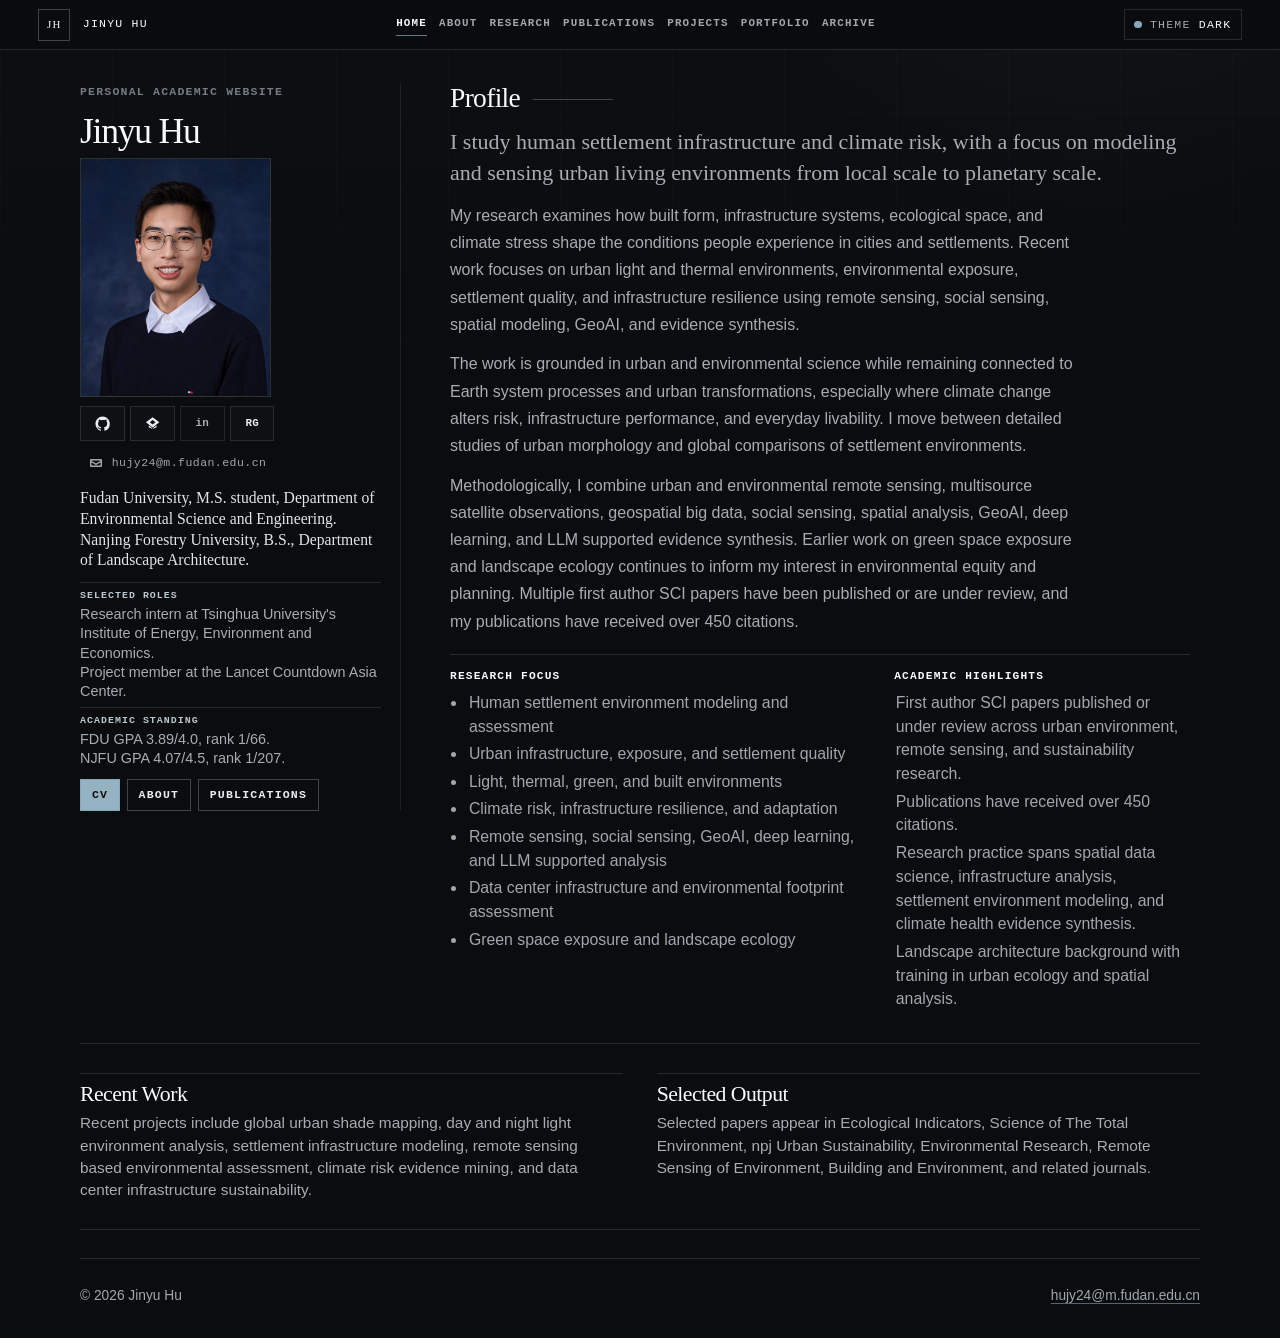
<file: index.html>
<!doctype html>
<html lang="en">
<head>
  <meta charset="utf-8">
  <meta name="viewport" content="width=device-width, initial-scale=1">
  <title>Jinyu Hu | Academic Portfolio</title>
  <meta name="description" content="Jinyu Hu is a graduate researcher at Fudan University working on human settlement environments, infrastructure modeling, climate risk, remote sensing, social sensing, and GeoAI.">
  <script>
    (function () {
      try {
        var savedTheme = localStorage.getItem("theme");
        document.documentElement.dataset.theme = savedTheme || "dark";
      } catch (error) {
        document.documentElement.dataset.theme = "dark";
      }
    })();
  </script>
  <link rel="stylesheet" href="styles.css?v=settlement-focus-20260618">
</head>
<body>
  <header class="site-header">
    <a class="brand" href="index.html" aria-label="Home">
      <span class="brand-mark">JH</span>
      <span class="brand-text">Jinyu Hu</span>
    </a>
    <nav class="nav" aria-label="Main navigation">
      <a class="active" href="index.html">Home</a>
      <a href="about.html">About</a>
      <a href="research.html">Research</a>
      <a href="publications.html">Publications</a>
      <a href="projects.html">Projects</a>
      <a href="portfolio.html">Portfolio</a>
      <a href="archive.html">Archive</a>
    </nav>
    <button class="theme-toggle" type="button" aria-label="Switch to light mode" aria-pressed="true">
      <span class="theme-toggle__label">Theme</span>
      <span class="theme-toggle__state">Dark</span>
    </button>
  </header>

  <main class="home-main academic-home">
    <section class="academic-profile" aria-labelledby="home-name">
      <aside class="academic-sidebar">
        <p class="eyebrow">Personal Academic Website</p>
        <h1 id="home-name">Jinyu Hu</h1>
        <figure class="media-frame portrait-frame image-slot" data-slot="profile-photo">
          <img class="profile-photo-image" data-profile-photo-image data-default-src="assets/profile/profile.jpg" alt="Portrait of Jinyu Hu" hidden>
          <div class="media-placeholder" data-profile-photo-placeholder>Profile Photo</div>
          <figcaption>Optional portrait or fieldwork image. Replace with <code>assets/profile/profile.jpg</code>.</figcaption>
        </figure>
        <div class="profile-link-panel" aria-label="Profile links">
          <div class="profile-social-links">
            <a class="profile-social-link" href="https://github.com/JoeyHu-coding" aria-label="GitHub" title="GitHub">
              <svg viewBox="0 0 24 24" aria-hidden="true">
                <path d="M12 2C6.48 2 2 6.58 2 12.24c0 4.52 2.87 8.35 6.84 9.7.5.1.68-.22.68-.49v-1.72c-2.78.62-3.37-1.37-3.37-1.37-.45-1.18-1.11-1.5-1.11-1.5-.91-.64.07-.63.07-.63 1 .07 1.53 1.06 1.53 1.06.9 1.56 2.35 1.11 2.92.85.09-.66.35-1.11.63-1.37-2.22-.26-4.56-1.14-4.56-5.08 0-1.12.39-2.04 1.03-2.76-.1-.26-.45-1.3.1-2.72 0 0 .84-.27 2.75 1.05A9.28 9.28 0 0 1 12 6.92c.85 0 1.7.12 2.5.35 1.9-1.32 2.74-1.05 2.74-1.05.55 1.42.2 2.46.1 2.72.64.72 1.03 1.64 1.03 2.76 0 3.95-2.34 4.81-4.57 5.07.36.32.68.94.68 1.9v2.78c0 .27.18.59.69.49A10.1 10.1 0 0 0 22 12.24C22 6.58 17.52 2 12 2Z"/>
              </svg>
            </a>
            <a class="profile-social-link" href="https://scholar.google.com/citations?user=Ik0NMHoAAAAJ&amp;hl=en" aria-label="Google Scholar" title="Google Scholar">
              <svg viewBox="0 0 24 24" aria-hidden="true">
                <path d="M12 3 2.7 10.2 12 17.4l9.3-7.2L12 3Zm0 4.1 4 3.1-4 3.1-4-3.1 4-3.1Z"/>
                <path d="M6.6 14.4v2.4c1.22 1.3 3.15 2.1 5.4 2.1s4.18-.8 5.4-2.1v-2.4L12 18.6l-5.4-4.2Z"/>
              </svg>
            </a>
            <span class="profile-social-link profile-social-link--text profile-social-link--pending" role="link" aria-label="LinkedIn link pending" aria-disabled="true" title="LinkedIn link pending">
              <span aria-hidden="true">in</span>
            </span>
            <a class="profile-social-link profile-social-link--text" href="https://www.researchgate.net/profile/Jinyu-Hu-8" aria-label="ResearchGate" title="ResearchGate">
              <span aria-hidden="true">RG</span>
            </a>
          </div>
          <a class="profile-email-link" href="mailto:hujy24@m.fudan.edu.cn" aria-label="Email Jinyu Hu">
            <svg viewBox="0 0 24 24" aria-hidden="true">
              <path d="M4.6 6h14.8c.88 0 1.6.72 1.6 1.6v8.8c0 .88-.72 1.6-1.6 1.6H4.6c-.88 0-1.6-.72-1.6-1.6V7.6C3 6.72 3.72 6 4.6 6Zm.6 2.2v.25L12 12.7l6.8-4.25V8.2H5.2Zm13.6 2.72-6.35 3.96a.86.86 0 0 1-.9 0L5.2 10.92v4.88h13.6v-4.88Z"/>
            </svg>
            <span>hujy24@m.fudan.edu.cn</span>
          </a>
        </div>
        <p class="profile-title">Fudan University, M.S. student, Department of Environmental Science and Engineering.<br>Nanjing Forestry University, B.S., Department of Landscape Architecture.</p>
        <dl class="profile-meta">
          <div>
            <dt>Selected Roles</dt>
            <dd>Research intern at Tsinghua University's Institute of Energy, Environment and Economics.<br>Project member at the Lancet Countdown Asia Center.</dd>
          </div>
          <div>
            <dt>Academic Standing</dt>
            <dd>FDU GPA 3.89/4.0, rank 1/66.<br>NJFU GPA 4.07/4.5, rank 1/207.</dd>
          </div>
        </dl>
        <div class="profile-actions" aria-label="Primary links">
          <a class="button primary" href="assets/cv/jinyu-hu-cv.pdf" target="_blank" rel="noopener">CV</a>
          <a class="button" href="about.html">About</a>
          <a class="button" href="publications.html">Publications</a>
        </div>
      </aside>

      <article class="academic-intro">
        <h2>Profile</h2>
        <p class="intro-lead">I study human settlement infrastructure and climate risk, with a focus on modeling and sensing urban living environments from local scale to planetary scale.</p>
        <p>My research examines how built form, infrastructure systems, ecological space, and climate stress shape the conditions people experience in cities and settlements. Recent work focuses on urban light and thermal environments, environmental exposure, settlement quality, and infrastructure resilience using remote sensing, social sensing, spatial modeling, GeoAI, and evidence synthesis.</p>
        <p>The work is grounded in urban and environmental science while remaining connected to Earth system processes and urban transformations, especially where climate change alters risk, infrastructure performance, and everyday livability. I move between detailed studies of urban morphology and global comparisons of settlement environments.</p>
        <p>Methodologically, I combine urban and environmental remote sensing, multisource satellite observations, geospatial big data, social sensing, spatial analysis, GeoAI, deep learning, and LLM supported evidence synthesis. Earlier work on green space exposure and landscape ecology continues to inform my interest in environmental equity and planning. Multiple first author SCI papers have been published or are under review, and my publications have received over 450 citations.</p>

        <div class="academic-columns">
          <section>
            <h3>Research Focus</h3>
            <ul>
              <li>Human settlement environment modeling and assessment</li>
              <li>Urban infrastructure, exposure, and settlement quality</li>
              <li>Light, thermal, green, and built environments</li>
              <li>Climate risk, infrastructure resilience, and adaptation</li>
              <li>Remote sensing, social sensing, GeoAI, deep learning, and LLM supported analysis</li>
              <li>Data center infrastructure and environmental footprint assessment</li>
              <li>Green space exposure and landscape ecology</li>
            </ul>
          </section>
          <section>
            <h3>Academic Highlights</h3>
            <ul class="link-list compact-links">
              <li>First author SCI papers published or under review across urban environment, remote sensing, and sustainability research.</li>
              <li>Publications have received over 450 citations.</li>
              <li>Research practice spans spatial data science, infrastructure analysis, settlement environment modeling, and climate health evidence synthesis.</li>
              <li>Landscape architecture background with training in urban ecology and spatial analysis.</li>
            </ul>
          </section>
        </div>
      </article>
    </section>

    <section class="home-supplement" aria-label="Selected homepage notes">
      <div>
        <h2>Recent Work</h2>
        <p>Recent projects include global urban shade mapping, day and night light environment analysis, settlement infrastructure modeling, remote sensing based environmental assessment, climate risk evidence mining, and data center infrastructure sustainability.</p>
      </div>
      <div>
        <h2>Selected Output</h2>
        <p>Selected papers appear in Ecological Indicators, Science of The Total Environment, npj Urban Sustainability, Environmental Research, Remote Sensing of Environment, Building and Environment, and related journals.</p>
      </div>
    </section>
  </main>

  <footer class="site-footer">
    <p>&copy; <span id="year"></span> Jinyu Hu</p>
    <p><a href="mailto:hujy24@m.fudan.edu.cn">hujy24@m.fudan.edu.cn</a></p>
  </footer>
  <script src="script.js?v=punctuation-cleanup-20260618"></script>
</body>
</html>
</file>
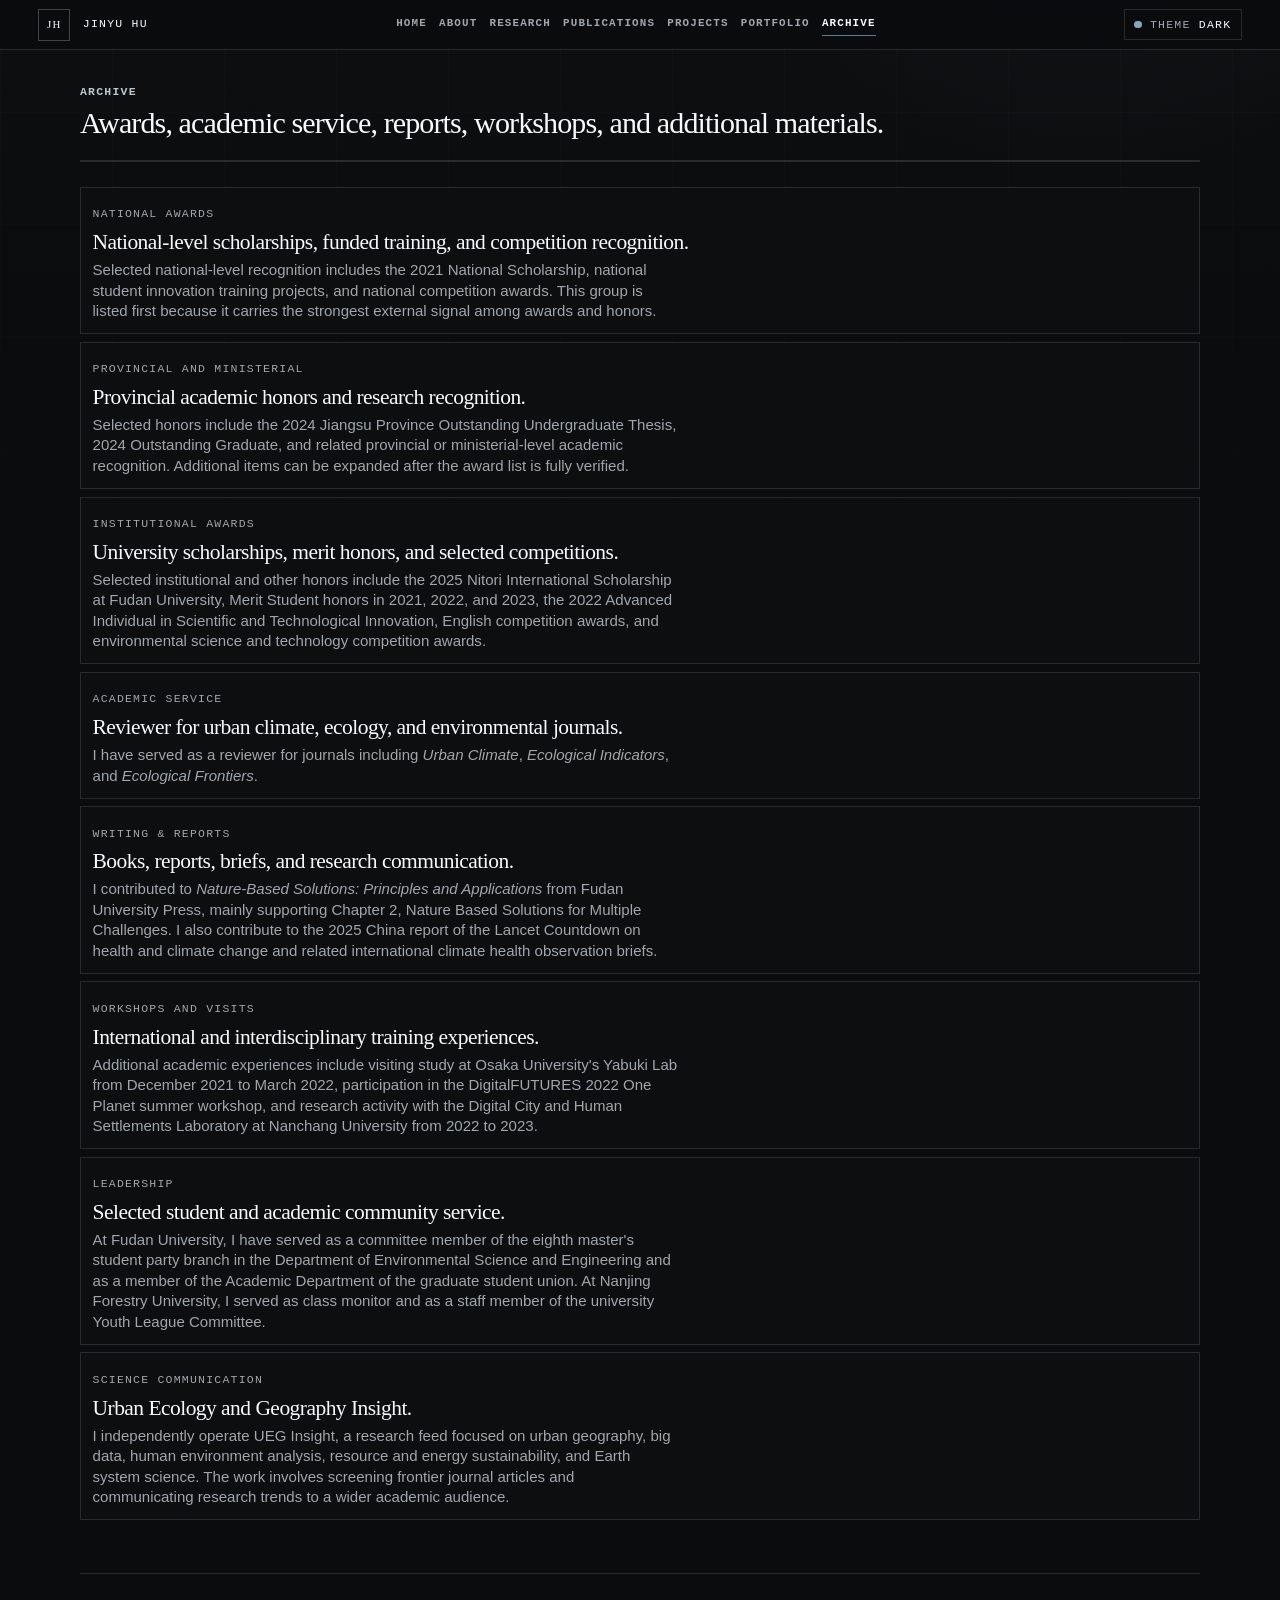
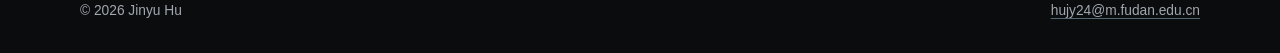
<file: archive.html>
<!doctype html>
<html lang="en">
<head>
  <meta charset="utf-8">
  <meta name="viewport" content="width=device-width, initial-scale=1">
  <title>Archive | Jinyu Hu</title>
  <meta name="description" content="Awards, academic service, reports, workshops, science communication, and additional materials from Jinyu Hu.">
  <script>
    (function () {
      try {
        var savedTheme = localStorage.getItem("theme");
        document.documentElement.dataset.theme = savedTheme || "dark";
      } catch (error) {
        document.documentElement.dataset.theme = "dark";
      }
    })();
  </script>
  <link rel="stylesheet" href="styles.css?v=settlement-focus-20260618">
</head>
<body>
  <header class="site-header">
    <a class="brand" href="index.html" aria-label="Home"><span class="brand-mark">JH</span><span class="brand-text">Jinyu Hu</span></a>
    <nav class="nav" aria-label="Main navigation">
      <a href="index.html">Home</a>
      <a href="about.html">About</a>
      <a href="research.html">Research</a>
      <a href="publications.html">Publications</a>
      <a href="projects.html">Projects</a>
      <a href="portfolio.html">Portfolio</a>
      <a class="active" href="archive.html">Archive</a>
    </nav>
    <button class="theme-toggle" type="button" aria-label="Switch to light mode" aria-pressed="true">
      <span class="theme-toggle__label">Theme</span>
      <span class="theme-toggle__state">Dark</span>
    </button>
  </header>

  <main class="page-shell">
    <section class="page-title">
      <p class="eyebrow">Archive</p>
      <h1>Awards, academic service, reports, workshops, and additional materials.</h1>
    </section>

    <section class="archive-list">
      <article class="archive-item">
        <span>National Awards</span>
        <h2>National-level scholarships, funded training, and competition recognition.</h2>
        <p>Selected national-level recognition includes the 2021 National Scholarship, national student innovation training projects, and national competition awards. This group is listed first because it carries the strongest external signal among awards and honors.</p>
      </article>
      <article class="archive-item">
        <span>Provincial and Ministerial</span>
        <h2>Provincial academic honors and research recognition.</h2>
        <p>Selected honors include the 2024 Jiangsu Province Outstanding Undergraduate Thesis, 2024 Outstanding Graduate, and related provincial or ministerial-level academic recognition. Additional items can be expanded after the award list is fully verified.</p>
      </article>
      <article class="archive-item">
        <span>Institutional Awards</span>
        <h2>University scholarships, merit honors, and selected competitions.</h2>
        <p>Selected institutional and other honors include the 2025 Nitori International Scholarship at Fudan University, Merit Student honors in 2021, 2022, and 2023, the 2022 Advanced Individual in Scientific and Technological Innovation, English competition awards, and environmental science and technology competition awards.</p>
      </article>
      <article class="archive-item">
        <span>Academic Service</span>
        <h2>Reviewer for urban climate, ecology, and environmental journals.</h2>
        <p>I have served as a reviewer for journals including <em>Urban Climate</em>, <em>Ecological Indicators</em>, and <em>Ecological Frontiers</em>.</p>
      </article>
      <article class="archive-item">
        <span>Writing &amp; Reports</span>
        <h2>Books, reports, briefs, and research communication.</h2>
        <p>I contributed to <em>Nature-Based Solutions: Principles and Applications</em> from Fudan University Press, mainly supporting Chapter 2, Nature Based Solutions for Multiple Challenges. I also contribute to the 2025 China report of the Lancet Countdown on health and climate change and related international climate health observation briefs.</p>
      </article>
      <article class="archive-item">
        <span>Workshops and Visits</span>
        <h2>International and interdisciplinary training experiences.</h2>
        <p>Additional academic experiences include visiting study at Osaka University's Yabuki Lab from December 2021 to March 2022, participation in the DigitalFUTURES 2022 One Planet summer workshop, and research activity with the Digital City and Human Settlements Laboratory at Nanchang University from 2022 to 2023.</p>
      </article>
      <article class="archive-item">
        <span>Leadership</span>
        <h2>Selected student and academic community service.</h2>
        <p>At Fudan University, I have served as a committee member of the eighth master's student party branch in the Department of Environmental Science and Engineering and as a member of the Academic Department of the graduate student union. At Nanjing Forestry University, I served as class monitor and as a staff member of the university Youth League Committee.</p>
      </article>
      <article class="archive-item">
        <span>Science Communication</span>
        <h2>Urban Ecology and Geography Insight.</h2>
        <p>I independently operate UEG Insight, a research feed focused on urban geography, big data, human environment analysis, resource and energy sustainability, and Earth system science. The work involves screening frontier journal articles and communicating research trends to a wider academic audience.</p>
      </article>
    </section>
  </main>

  <footer class="site-footer">
    <p>&copy; <span id="year"></span> Jinyu Hu</p>
    <p><a href="mailto:hujy24@m.fudan.edu.cn">hujy24@m.fudan.edu.cn</a></p>
  </footer>
  <script src="script.js?v=punctuation-cleanup-20260618"></script>
</body>
</html>
</file>
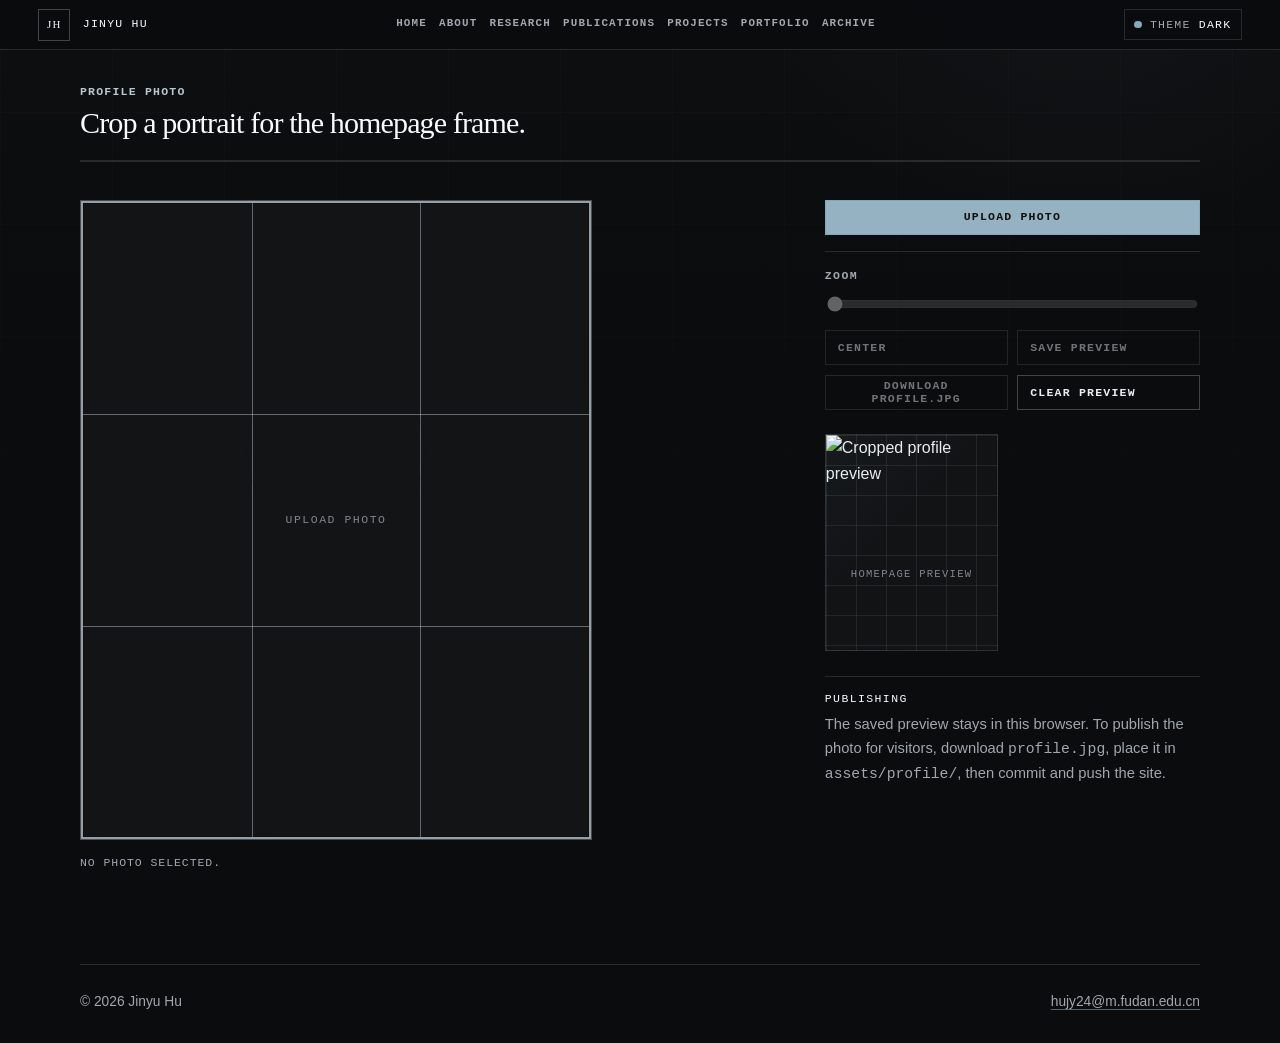
<file: photo.html>
<!doctype html>
<html lang="en">
<head>
  <meta charset="utf-8">
  <meta name="viewport" content="width=device-width, initial-scale=1">
  <title>Profile Photo Tool | Jinyu Hu</title>
  <meta name="description" content="Local profile photo cropper for the personal academic website.">
  <script>
    (function () {
      try {
        var savedTheme = localStorage.getItem("theme");
        document.documentElement.dataset.theme = savedTheme || "dark";
      } catch (error) {
        document.documentElement.dataset.theme = "dark";
      }
    })();
  </script>
  <link rel="stylesheet" href="styles.css?v=settlement-focus-20260618">
</head>
<body>
  <header class="site-header">
    <a class="brand" href="index.html" aria-label="Home"><span class="brand-mark">JH</span><span class="brand-text">Jinyu Hu</span></a>
    <nav class="nav" aria-label="Main navigation">
      <a href="index.html">Home</a>
      <a href="about.html">About</a>
      <a href="research.html">Research</a>
      <a href="publications.html">Publications</a>
      <a href="projects.html">Projects</a>
      <a href="portfolio.html">Portfolio</a>
      <a href="archive.html">Archive</a>
    </nav>
    <button class="theme-toggle" type="button" aria-label="Switch to light mode" aria-pressed="true">
      <span class="theme-toggle__label">Theme</span>
      <span class="theme-toggle__state">Dark</span>
    </button>
  </header>

  <main class="page-shell photo-tool-shell">
    <section class="page-title">
      <p class="eyebrow">Profile Photo</p>
      <h1>Crop a portrait for the homepage frame.</h1>
    </section>

    <section class="photo-tool" data-photo-tool aria-label="Profile photo cropper">
      <article class="crop-panel">
        <div class="crop-stage" data-crop-stage>
          <canvas class="crop-canvas" width="720" height="900" data-crop-canvas aria-label="Profile photo crop area"></canvas>
          <div class="crop-grid" aria-hidden="true"></div>
          <div class="crop-empty" data-crop-empty>Upload Photo</div>
        </div>
        <p class="crop-status" data-crop-status>No photo selected.</p>
      </article>

      <aside class="crop-controls">
        <label class="file-button button primary">
          <span>Upload Photo</span>
          <input type="file" accept="image/*" data-photo-input>
        </label>

        <label class="crop-control">
          <span>Zoom</span>
          <input type="range" min="1" max="3" value="1" step="0.01" data-crop-zoom disabled>
        </label>

        <div class="crop-actions" aria-label="Photo crop actions">
          <button class="button" type="button" data-crop-center disabled>Center</button>
          <button class="button" type="button" data-crop-save disabled>Save Preview</button>
          <button class="button" type="button" data-crop-download disabled>Download profile.jpg</button>
          <button class="button" type="button" data-crop-clear>Clear Preview</button>
        </div>

        <figure class="media-frame portrait-frame crop-preview-frame">
          <img data-crop-preview alt="Cropped profile preview" hidden>
          <div class="media-placeholder" data-crop-preview-placeholder>Homepage Preview</div>
        </figure>

        <div class="crop-note">
          <h2>Publishing</h2>
          <p>The saved preview stays in this browser. To publish the photo for visitors, download <code>profile.jpg</code>, place it in <code>assets/profile/</code>, then commit and push the site.</p>
        </div>
      </aside>
    </section>
  </main>

  <footer class="site-footer">
    <p>&copy; <span id="year"></span> Jinyu Hu</p>
    <p><a href="mailto:hujy24@m.fudan.edu.cn">hujy24@m.fudan.edu.cn</a></p>
  </footer>
  <script src="script.js?v=punctuation-cleanup-20260618"></script>
</body>
</html>
</file>
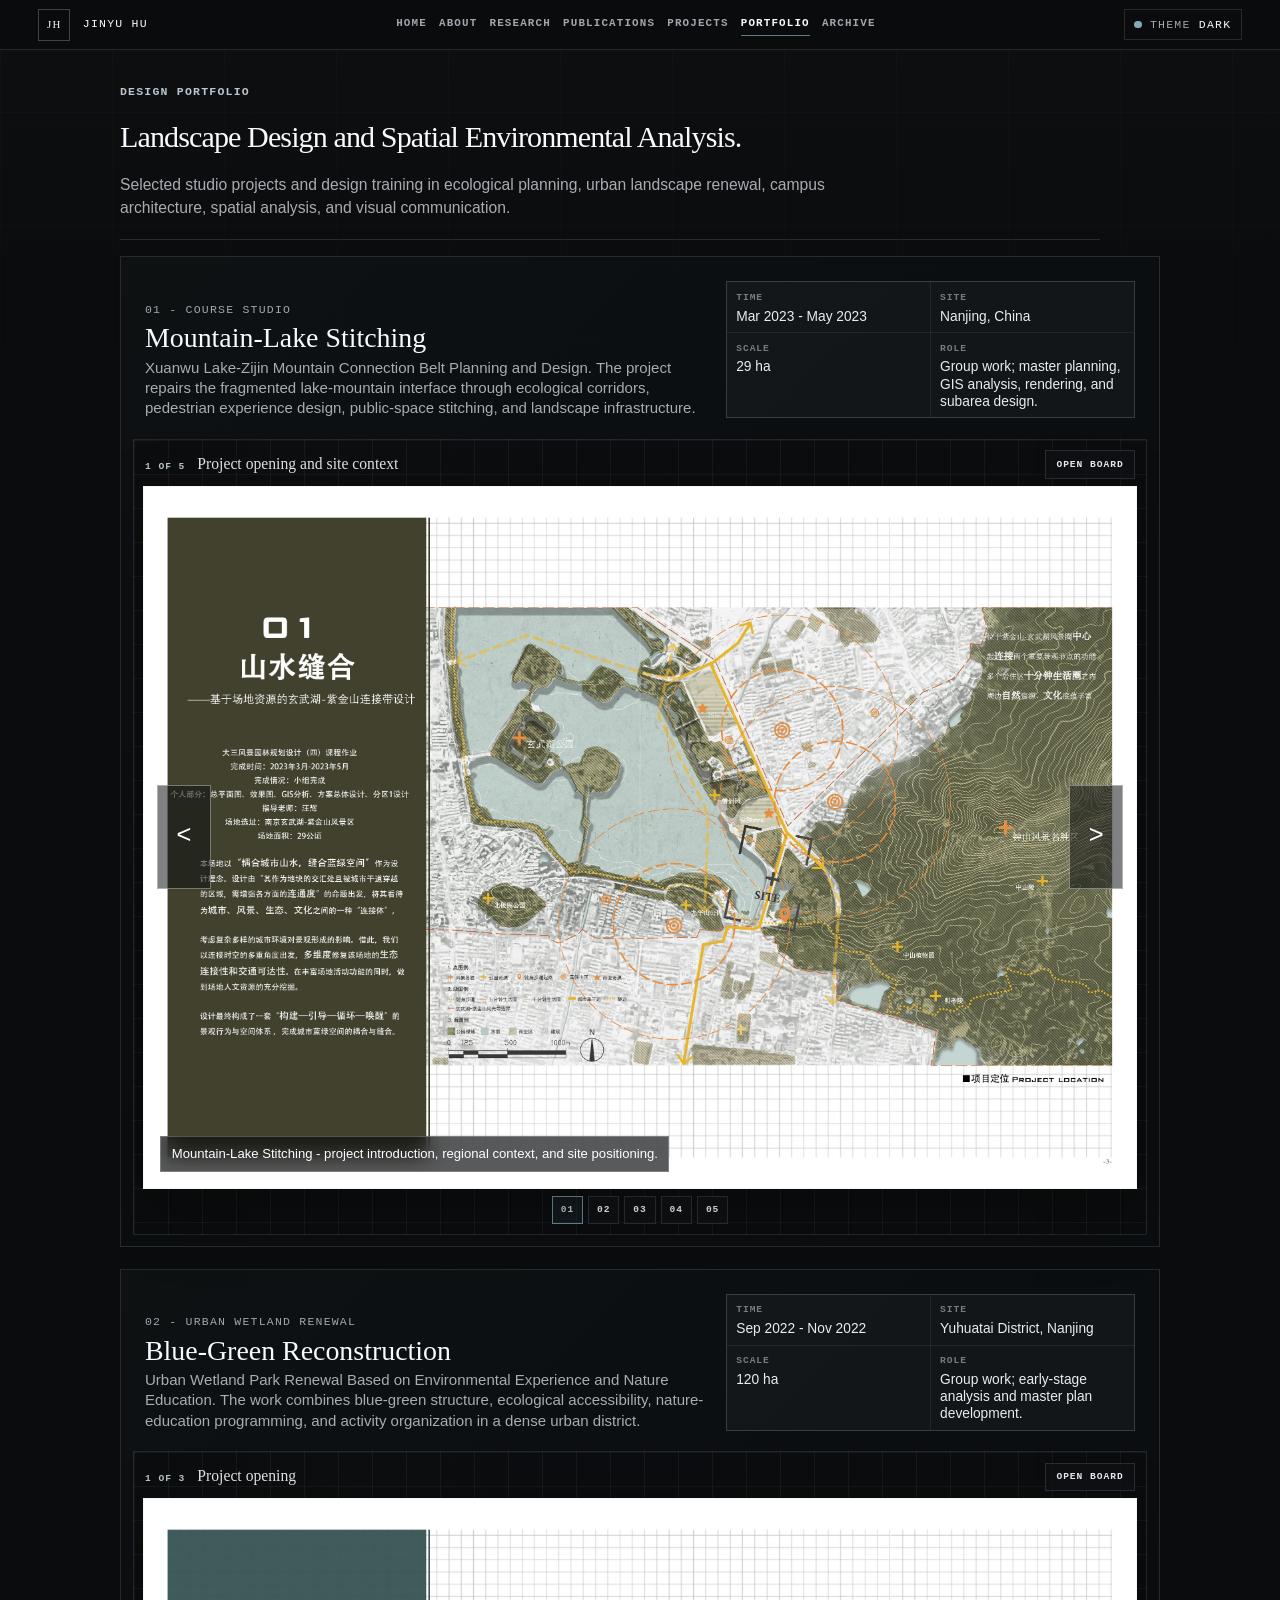
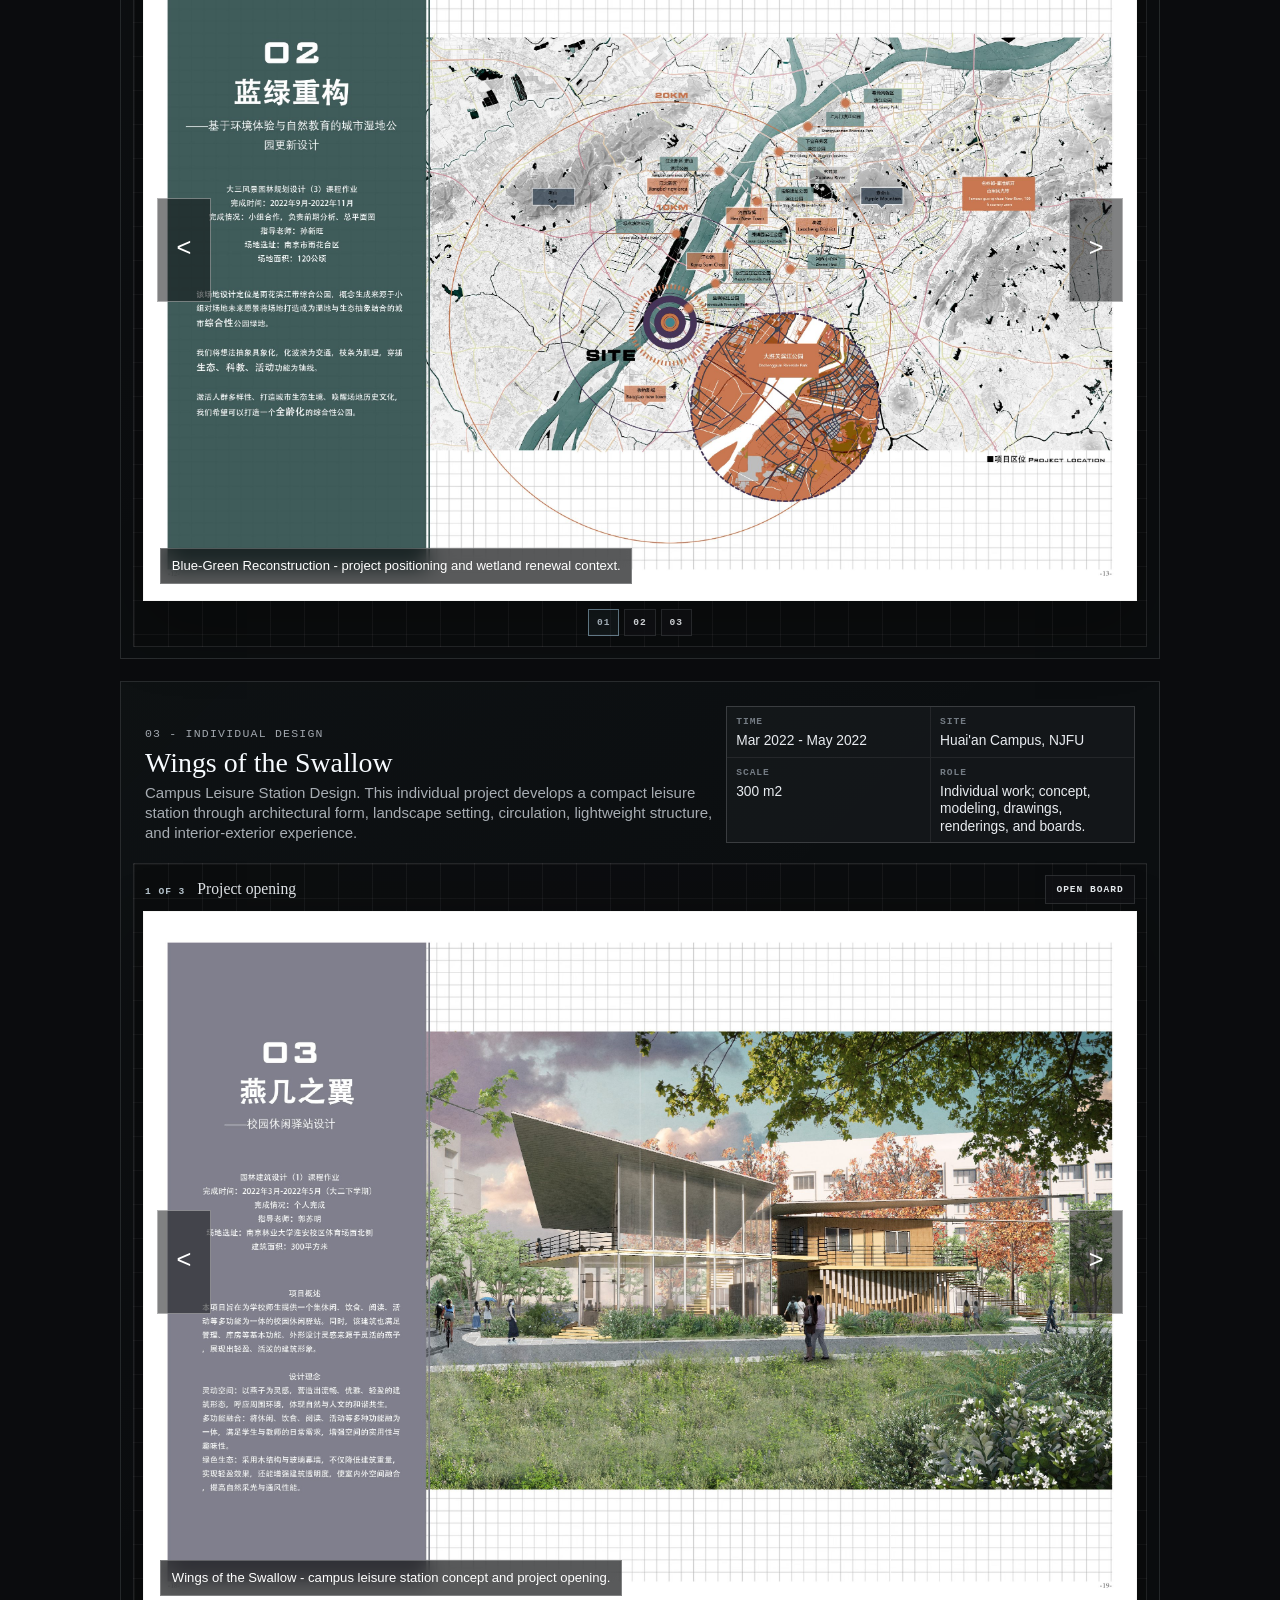
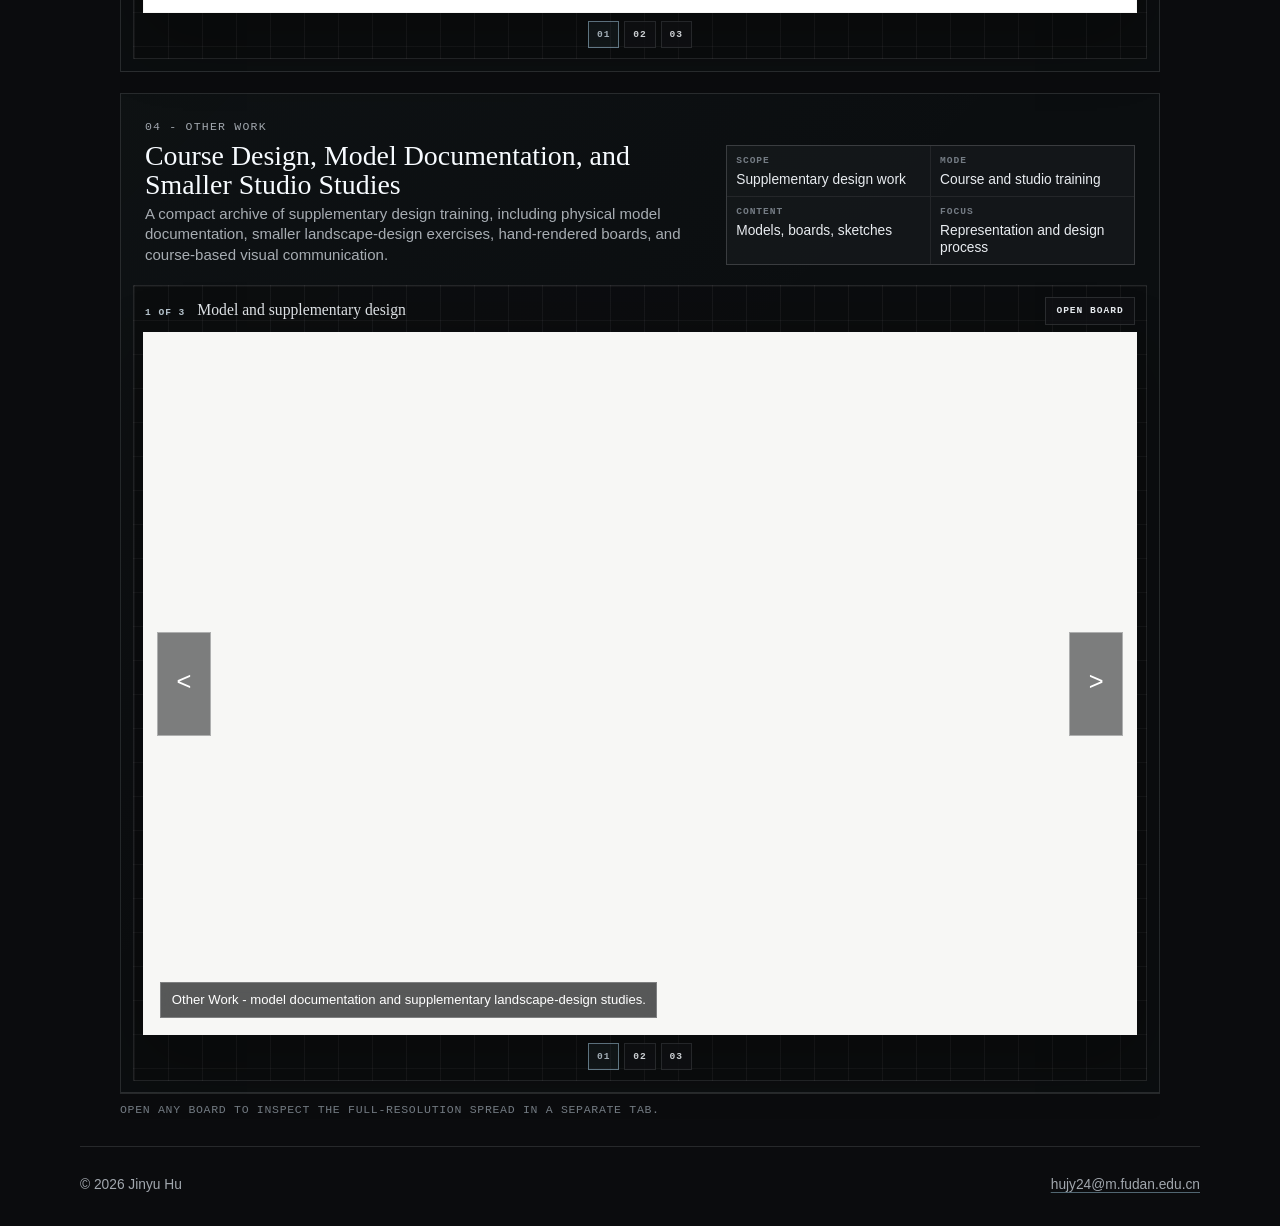
<file: portfolio.html>
<!doctype html>
<html lang="en">
<head>
  <meta charset="utf-8">
  <meta name="viewport" content="width=device-width, initial-scale=1">
  <title>Portfolio | Jinyu Hu</title>
  <meta name="description" content="Selected landscape architecture, spatial design, mapping, and visual research portfolio by Jinyu Hu.">
  <script>
    (function () {
      try {
        var savedTheme = localStorage.getItem("theme");
        document.documentElement.dataset.theme = savedTheme || "dark";
      } catch (error) {
        document.documentElement.dataset.theme = "dark";
      }
    })();
  </script>
  <link rel="stylesheet" href="styles.css?v=settlement-focus-20260618">
</head>
<body>
  <header class="site-header">
    <a class="brand" href="index.html" aria-label="Home"><span class="brand-mark">JH</span><span class="brand-text">Jinyu Hu</span></a>
    <nav class="nav" aria-label="Main navigation">
      <a href="index.html">Home</a>
      <a href="about.html">About</a>
      <a href="research.html">Research</a>
      <a href="publications.html">Publications</a>
      <a href="projects.html">Projects</a>
      <a class="active" href="portfolio.html">Portfolio</a>
      <a href="archive.html">Archive</a>
    </nav>
    <button class="theme-toggle" type="button" aria-label="Switch to light mode" aria-pressed="true">
      <span class="theme-toggle__label">Theme</span>
      <span class="theme-toggle__state">Dark</span>
    </button>
  </header>

  <main class="page-shell portfolio-page portfolio-page--reader portfolio-page--projects">
    <section class="page-title portfolio-title portfolio-title--compact">
      <p class="eyebrow">Design Portfolio</p>
      <h1>Landscape Design and Spatial Environmental Analysis.</h1>
      <p class="portfolio-lead">Selected studio projects and design training in ecological planning, urban landscape renewal, campus architecture, spatial analysis, and visual communication.</p>
    </section>

    <section class="portfolio-workbench portfolio-workbench--readers" aria-label="Selected portfolio projects">
      <article class="portfolio-project-reader" data-portfolio-viewer tabindex="0">
        <header class="portfolio-reader-info portfolio-reader-info--project">
          <div class="portfolio-reader-info__text">
            <p class="pub-meta">01 - Course Studio</p>
            <h2>Mountain-Lake Stitching</h2>
            <p>Xuanwu Lake-Zijin Mountain Connection Belt Planning and Design. The project repairs the fragmented lake-mountain interface through ecological corridors, pedestrian experience design, public-space stitching, and landscape infrastructure.</p>
          </div>
          <dl class="portfolio-reader-facts" aria-label="Mountain-Lake Stitching project information">
            <div>
              <dt>Time</dt>
              <dd>Mar 2023 - May 2023</dd>
            </div>
            <div>
              <dt>Site</dt>
              <dd>Nanjing, China</dd>
            </div>
            <div>
              <dt>Scale</dt>
              <dd>29 ha</dd>
            </div>
            <div>
              <dt>Role</dt>
              <dd>Group work; master planning, GIS analysis, rendering, and subarea design.</dd>
            </div>
          </dl>
        </header>

        <section class="portfolio-board-frame portfolio-board-frame--reader" aria-label="Mountain-Lake Stitching boards">
          <div class="portfolio-board-toolbar">
            <div>
              <span class="portfolio-board-count" data-slide-counter>1 of 5</span>
              <strong data-slide-title>Project opening and site context</strong>
            </div>
            <a class="portfolio-board-open" data-slide-open href="assets/portfolio/portfolio-a3-spread-03.jpg" target="_blank" rel="noopener">Open Board</a>
          </div>
          <div class="portfolio-stage">
            <button class="portfolio-side-nav portfolio-side-nav--prev" type="button" data-slide-prev aria-label="Previous Mountain-Lake Stitching board"><span aria-hidden="true">&lt;</span></button>
            <div class="portfolio-slides portfolio-slides--spreads">
              <figure class="portfolio-slide is-active" data-slide-title="Project opening and site context">
                <a href="assets/portfolio/portfolio-a3-spread-03.jpg" target="_blank" rel="noopener"><img src="assets/portfolio/portfolio-a3-spread-03.jpg" width="2978" height="2105" decoding="async" alt="Mountain-Lake Stitching project opening and site context board"></a>
                <figcaption>Mountain-Lake Stitching - project introduction, regional context, and site positioning.</figcaption>
              </figure>
              <figure class="portfolio-slide" data-slide-title="Environmental analysis" hidden>
                <a href="assets/portfolio/portfolio-a3-spread-04.jpg" target="_blank" rel="noopener"><img data-src="assets/portfolio/portfolio-a3-spread-04.jpg" width="2978" height="2105" loading="lazy" decoding="async" alt="Mountain-Lake Stitching environmental analysis board"></a>
                <figcaption>Mountain-Lake Stitching - external environment, cultural resources, user behavior, and problem analysis.</figcaption>
              </figure>
              <figure class="portfolio-slide" data-slide-title="Planning systems" hidden>
                <a href="assets/portfolio/portfolio-a3-spread-05.jpg" target="_blank" rel="noopener"><img data-src="assets/portfolio/portfolio-a3-spread-05.jpg" width="2978" height="2105" loading="lazy" decoding="async" alt="Mountain-Lake Stitching planning systems board"></a>
                <figcaption>Mountain-Lake Stitching - planning framework, design strategy, and landscape system organization.</figcaption>
              </figure>
              <figure class="portfolio-slide" data-slide-title="Sections and details" hidden>
                <a href="assets/portfolio/portfolio-a3-spread-06.jpg" target="_blank" rel="noopener"><img data-src="assets/portfolio/portfolio-a3-spread-06.jpg" width="2978" height="2105" loading="lazy" decoding="async" alt="Mountain-Lake Stitching sections and detailed design board"></a>
                <figcaption>Mountain-Lake Stitching - sections, planting structure, detailed nodes, and spatial experience.</figcaption>
              </figure>
              <figure class="portfolio-slide" data-slide-title="Final perspectives" hidden>
                <a href="assets/portfolio/portfolio-a3-spread-07.jpg" target="_blank" rel="noopener"><img data-src="assets/portfolio/portfolio-a3-spread-07.jpg" width="2978" height="2105" loading="lazy" decoding="async" alt="Mountain-Lake Stitching final perspective board"></a>
                <figcaption>Mountain-Lake Stitching - final renderings and experiential landscape scenes.</figcaption>
              </figure>
            </div>
            <button class="portfolio-side-nav portfolio-side-nav--next" type="button" data-slide-next aria-label="Next Mountain-Lake Stitching board"><span aria-hidden="true">&gt;</span></button>
          </div>
          <div class="portfolio-slide-tabs portfolio-slide-tabs--spreads" role="tablist" aria-label="Mountain-Lake Stitching board navigation">
            <button type="button" class="is-active" data-slide-to="0">01</button>
            <button type="button" data-slide-to="1">02</button>
            <button type="button" data-slide-to="2">03</button>
            <button type="button" data-slide-to="3">04</button>
            <button type="button" data-slide-to="4">05</button>
          </div>
        </section>
      </article>

      <article class="portfolio-project-reader" data-portfolio-viewer tabindex="0">
        <header class="portfolio-reader-info portfolio-reader-info--project">
          <div class="portfolio-reader-info__text">
            <p class="pub-meta">02 - Urban Wetland Renewal</p>
            <h2>Blue-Green Reconstruction</h2>
            <p>Urban Wetland Park Renewal Based on Environmental Experience and Nature Education. The work combines blue-green structure, ecological accessibility, nature-education programming, and activity organization in a dense urban district.</p>
          </div>
          <dl class="portfolio-reader-facts" aria-label="Blue-Green Reconstruction project information">
            <div>
              <dt>Time</dt>
              <dd>Sep 2022 - Nov 2022</dd>
            </div>
            <div>
              <dt>Site</dt>
              <dd>Yuhuatai District, Nanjing</dd>
            </div>
            <div>
              <dt>Scale</dt>
              <dd>120 ha</dd>
            </div>
            <div>
              <dt>Role</dt>
              <dd>Group work; early-stage analysis and master plan development.</dd>
            </div>
          </dl>
        </header>

        <section class="portfolio-board-frame portfolio-board-frame--reader" aria-label="Blue-Green Reconstruction boards">
          <div class="portfolio-board-toolbar">
            <div>
              <span class="portfolio-board-count" data-slide-counter>1 of 3</span>
              <strong data-slide-title>Project opening</strong>
            </div>
            <a class="portfolio-board-open" data-slide-open href="assets/portfolio/portfolio-a3-spread-08.jpg" target="_blank" rel="noopener">Open Board</a>
          </div>
          <div class="portfolio-stage">
            <button class="portfolio-side-nav portfolio-side-nav--prev" type="button" data-slide-prev aria-label="Previous Blue-Green Reconstruction board"><span aria-hidden="true">&lt;</span></button>
            <div class="portfolio-slides portfolio-slides--spreads">
              <figure class="portfolio-slide is-active" data-slide-title="Project opening">
                <a href="assets/portfolio/portfolio-a3-spread-08.jpg" target="_blank" rel="noopener"><img src="assets/portfolio/portfolio-a3-spread-08.jpg" width="2978" height="2105" decoding="async" alt="Blue-Green Reconstruction project opening board"></a>
                <figcaption>Blue-Green Reconstruction - project positioning and wetland renewal context.</figcaption>
              </figure>
              <figure class="portfolio-slide" data-slide-title="Analysis systems" hidden>
                <a href="assets/portfolio/portfolio-a3-spread-09.jpg" target="_blank" rel="noopener"><img data-src="assets/portfolio/portfolio-a3-spread-09.jpg" width="2978" height="2105" loading="lazy" decoding="async" alt="Blue-Green Reconstruction analysis systems board"></a>
                <figcaption>Blue-Green Reconstruction - hydrology, ecological systems, activity structure, and strategy diagrams.</figcaption>
              </figure>
              <figure class="portfolio-slide" data-slide-title="Renderings and programming" hidden>
                <a href="assets/portfolio/portfolio-a3-spread-10.jpg" target="_blank" rel="noopener"><img data-src="assets/portfolio/portfolio-a3-spread-10.jpg" width="2978" height="2105" loading="lazy" decoding="async" alt="Blue-Green Reconstruction renderings and programming board"></a>
                <figcaption>Blue-Green Reconstruction - rendered scenes, wetland experience sequences, and education programming.</figcaption>
              </figure>
            </div>
            <button class="portfolio-side-nav portfolio-side-nav--next" type="button" data-slide-next aria-label="Next Blue-Green Reconstruction board"><span aria-hidden="true">&gt;</span></button>
          </div>
          <div class="portfolio-slide-tabs portfolio-slide-tabs--spreads" role="tablist" aria-label="Blue-Green Reconstruction board navigation">
            <button type="button" class="is-active" data-slide-to="0">01</button>
            <button type="button" data-slide-to="1">02</button>
            <button type="button" data-slide-to="2">03</button>
          </div>
        </section>
      </article>

      <article class="portfolio-project-reader" data-portfolio-viewer tabindex="0">
        <header class="portfolio-reader-info portfolio-reader-info--project">
          <div class="portfolio-reader-info__text">
            <p class="pub-meta">03 - Individual Design</p>
            <h2>Wings of the Swallow</h2>
            <p>Campus Leisure Station Design. This individual project develops a compact leisure station through architectural form, landscape setting, circulation, lightweight structure, and interior-exterior experience.</p>
          </div>
          <dl class="portfolio-reader-facts" aria-label="Wings of the Swallow project information">
            <div>
              <dt>Time</dt>
              <dd>Mar 2022 - May 2022</dd>
            </div>
            <div>
              <dt>Site</dt>
              <dd>Huai'an Campus, NJFU</dd>
            </div>
            <div>
              <dt>Scale</dt>
              <dd>300 m2</dd>
            </div>
            <div>
              <dt>Role</dt>
              <dd>Individual work; concept, modeling, drawings, renderings, and boards.</dd>
            </div>
          </dl>
        </header>

        <section class="portfolio-board-frame portfolio-board-frame--reader" aria-label="Wings of the Swallow boards">
          <div class="portfolio-board-toolbar">
            <div>
              <span class="portfolio-board-count" data-slide-counter>1 of 3</span>
              <strong data-slide-title>Project opening</strong>
            </div>
            <a class="portfolio-board-open" data-slide-open href="assets/portfolio/portfolio-a3-spread-11.jpg" target="_blank" rel="noopener">Open Board</a>
          </div>
          <div class="portfolio-stage">
            <button class="portfolio-side-nav portfolio-side-nav--prev" type="button" data-slide-prev aria-label="Previous Wings of the Swallow board"><span aria-hidden="true">&lt;</span></button>
            <div class="portfolio-slides portfolio-slides--spreads">
              <figure class="portfolio-slide is-active" data-slide-title="Project opening">
                <a href="assets/portfolio/portfolio-a3-spread-11.jpg" target="_blank" rel="noopener"><img src="assets/portfolio/portfolio-a3-spread-11.jpg" width="2978" height="2105" decoding="async" alt="Wings of the Swallow project opening board"></a>
                <figcaption>Wings of the Swallow - campus leisure station concept and project opening.</figcaption>
              </figure>
              <figure class="portfolio-slide" data-slide-title="Plan and structure" hidden>
                <a href="assets/portfolio/portfolio-a3-spread-12.jpg" target="_blank" rel="noopener"><img data-src="assets/portfolio/portfolio-a3-spread-12.jpg" width="2978" height="2105" loading="lazy" decoding="async" alt="Wings of the Swallow plan and structure board"></a>
                <figcaption>Wings of the Swallow - site plan, climatic response, structural logic, and design-development diagrams.</figcaption>
              </figure>
              <figure class="portfolio-slide" data-slide-title="Architectural views" hidden>
                <a href="assets/portfolio/portfolio-a3-spread-13.jpg" target="_blank" rel="noopener"><img data-src="assets/portfolio/portfolio-a3-spread-13.jpg" width="2978" height="2105" loading="lazy" decoding="async" alt="Wings of the Swallow architectural views board"></a>
                <figcaption>Wings of the Swallow - exterior, interior, elevation, and atmosphere renderings.</figcaption>
              </figure>
            </div>
            <button class="portfolio-side-nav portfolio-side-nav--next" type="button" data-slide-next aria-label="Next Wings of the Swallow board"><span aria-hidden="true">&gt;</span></button>
          </div>
          <div class="portfolio-slide-tabs portfolio-slide-tabs--spreads" role="tablist" aria-label="Wings of the Swallow board navigation">
            <button type="button" class="is-active" data-slide-to="0">01</button>
            <button type="button" data-slide-to="1">02</button>
            <button type="button" data-slide-to="2">03</button>
          </div>
        </section>
      </article>

      <article class="portfolio-project-reader" data-portfolio-viewer tabindex="0">
        <header class="portfolio-reader-info portfolio-reader-info--project">
          <div class="portfolio-reader-info__text">
            <p class="pub-meta">04 - Other Work</p>
            <h2>Course Design, Model Documentation, and Smaller Studio Studies</h2>
            <p>A compact archive of supplementary design training, including physical model documentation, smaller landscape-design exercises, hand-rendered boards, and course-based visual communication.</p>
          </div>
          <dl class="portfolio-reader-facts" aria-label="Other Work information">
            <div>
              <dt>Scope</dt>
              <dd>Supplementary design work</dd>
            </div>
            <div>
              <dt>Mode</dt>
              <dd>Course and studio training</dd>
            </div>
            <div>
              <dt>Content</dt>
              <dd>Models, boards, sketches</dd>
            </div>
            <div>
              <dt>Focus</dt>
              <dd>Representation and design process</dd>
            </div>
          </dl>
        </header>

        <section class="portfolio-board-frame portfolio-board-frame--reader" aria-label="Other Work boards">
          <div class="portfolio-board-toolbar">
            <div>
              <span class="portfolio-board-count" data-slide-counter>1 of 3</span>
              <strong data-slide-title>Model and supplementary design</strong>
            </div>
            <a class="portfolio-board-open" data-slide-open href="assets/portfolio/portfolio-a3-spread-14.jpg" target="_blank" rel="noopener">Open Board</a>
          </div>
          <div class="portfolio-stage">
            <button class="portfolio-side-nav portfolio-side-nav--prev" type="button" data-slide-prev aria-label="Previous Other Work board"><span aria-hidden="true">&lt;</span></button>
            <div class="portfolio-slides portfolio-slides--spreads">
              <figure class="portfolio-slide is-active" data-slide-title="Model and supplementary design">
                <a href="assets/portfolio/portfolio-a3-spread-14.jpg" target="_blank" rel="noopener"><img src="assets/portfolio/portfolio-a3-spread-14.jpg" width="2978" height="2105" decoding="async" alt="Other Work model and supplementary design board"></a>
                <figcaption>Other Work - model documentation and supplementary landscape-design studies.</figcaption>
              </figure>
              <figure class="portfolio-slide" data-slide-title="Course design boards" hidden>
                <a href="assets/portfolio/portfolio-a3-spread-15.jpg" target="_blank" rel="noopener"><img data-src="assets/portfolio/portfolio-a3-spread-15.jpg" width="2978" height="2105" loading="lazy" decoding="async" alt="Other Work course design boards"></a>
                <figcaption>Other Work - course-design boards, visual studies, and smaller studio exercises.</figcaption>
              </figure>
              <figure class="portfolio-slide" data-slide-title="Additional studies and closing panel" hidden>
                <a href="assets/portfolio/portfolio-a3-spread-16.jpg" target="_blank" rel="noopener"><img data-src="assets/portfolio/portfolio-a3-spread-16.jpg" width="2978" height="2105" loading="lazy" decoding="async" alt="Other Work additional studies and closing panel"></a>
                <figcaption>Other Work - additional model documentation, rapid design, and closing panel.</figcaption>
              </figure>
            </div>
            <button class="portfolio-side-nav portfolio-side-nav--next" type="button" data-slide-next aria-label="Next Other Work board"><span aria-hidden="true">&gt;</span></button>
          </div>
          <div class="portfolio-slide-tabs portfolio-slide-tabs--spreads" role="tablist" aria-label="Other Work board navigation">
            <button type="button" class="is-active" data-slide-to="0">01</button>
            <button type="button" data-slide-to="1">02</button>
            <button type="button" data-slide-to="2">03</button>
          </div>
        </section>
      </article>
    </section>

    <section class="portfolio-note" aria-label="Portfolio note">
      <p>Open any board to inspect the full-resolution spread in a separate tab.</p>
    </section>
  </main>

  <footer class="site-footer">
    <p>&copy; <span id="year"></span> Jinyu Hu</p>
    <p><a href="mailto:hujy24@m.fudan.edu.cn">hujy24@m.fudan.edu.cn</a></p>
  </footer>
  <script src="script.js?v=punctuation-cleanup-20260618"></script>
</body>
</html>
</file>
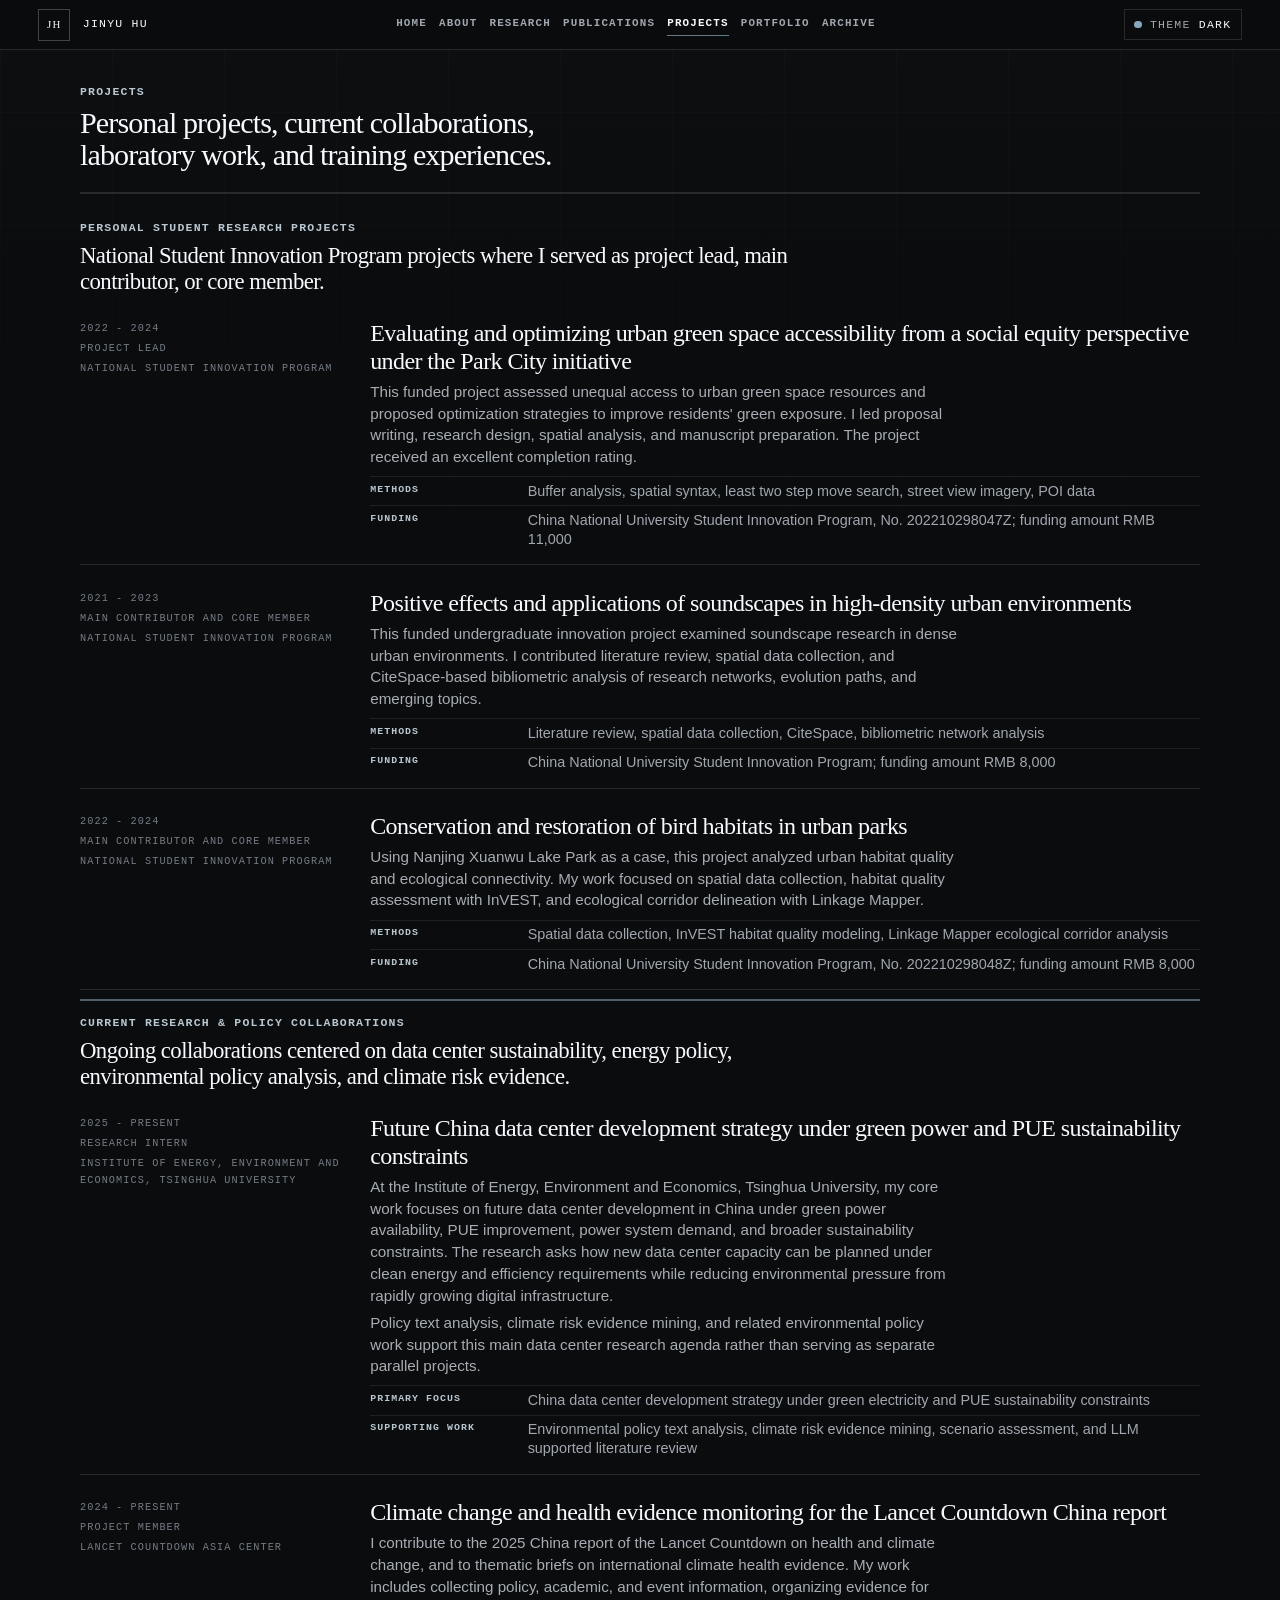
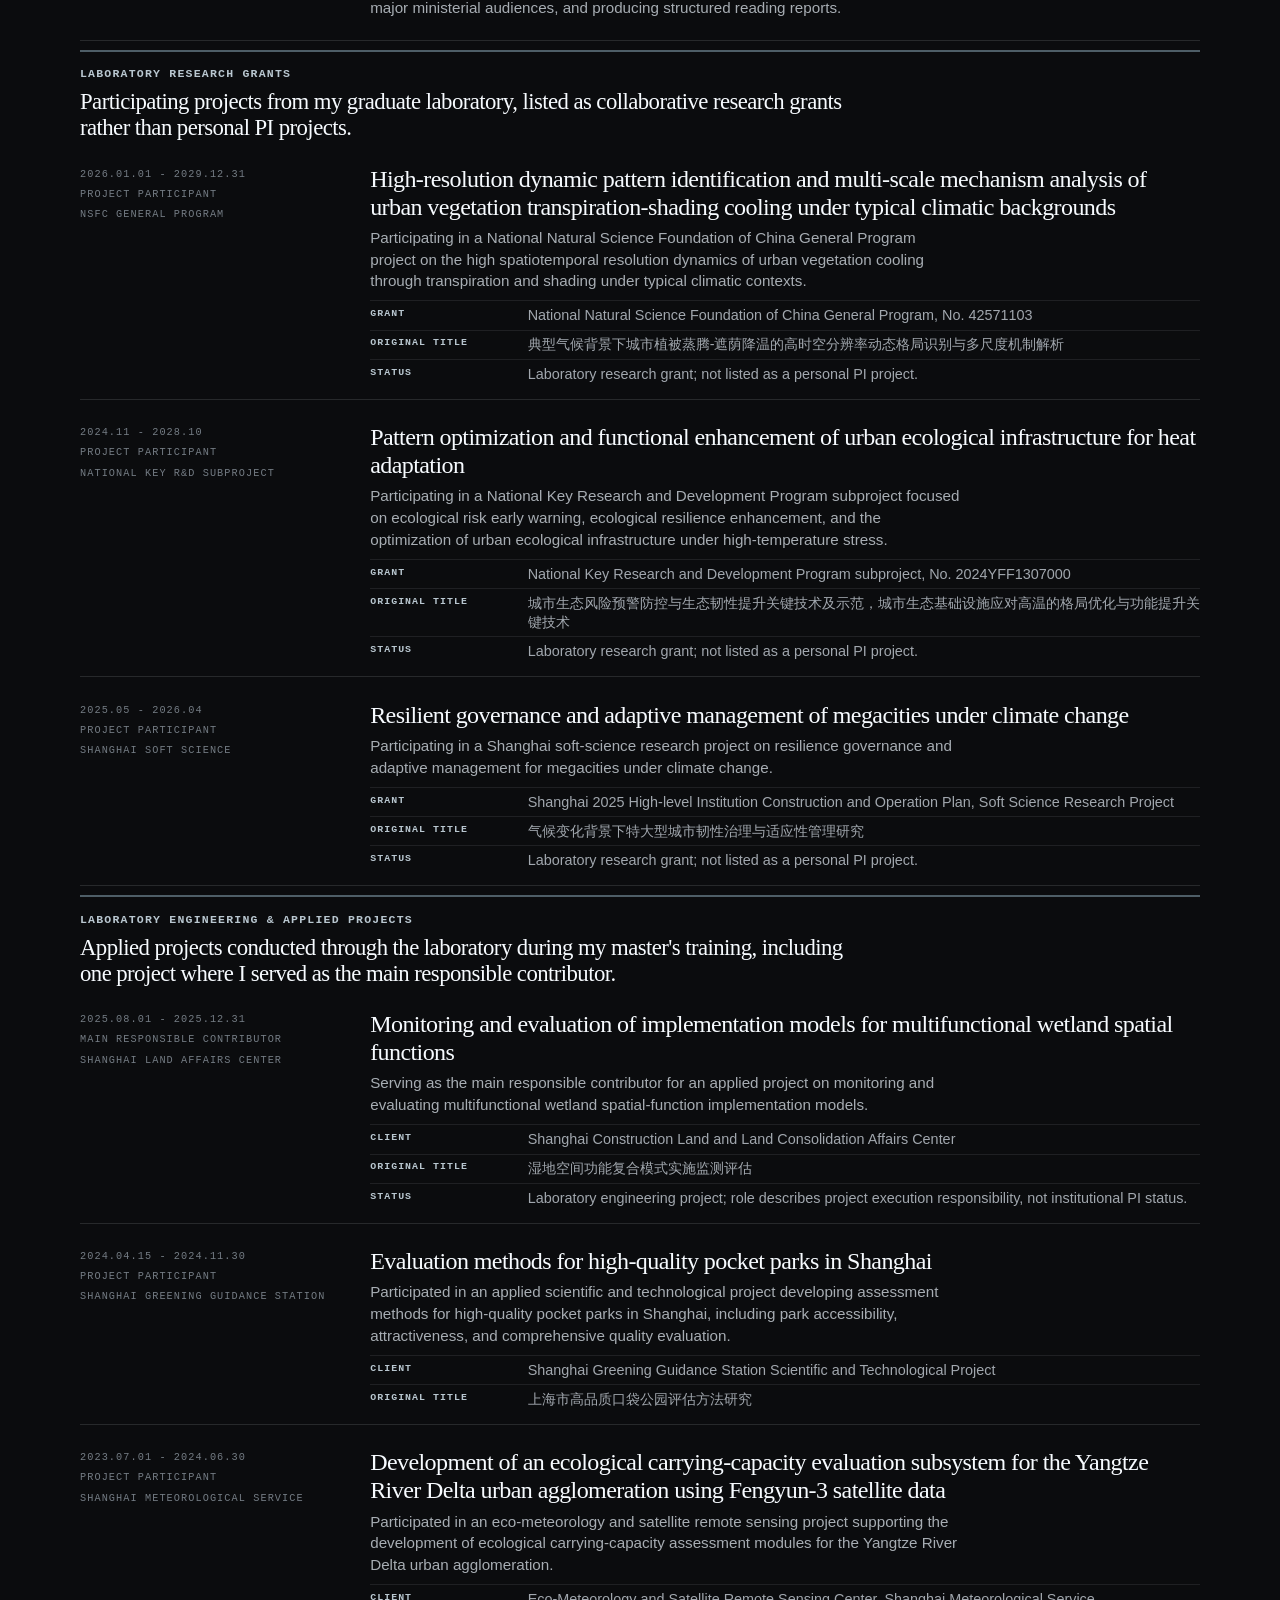
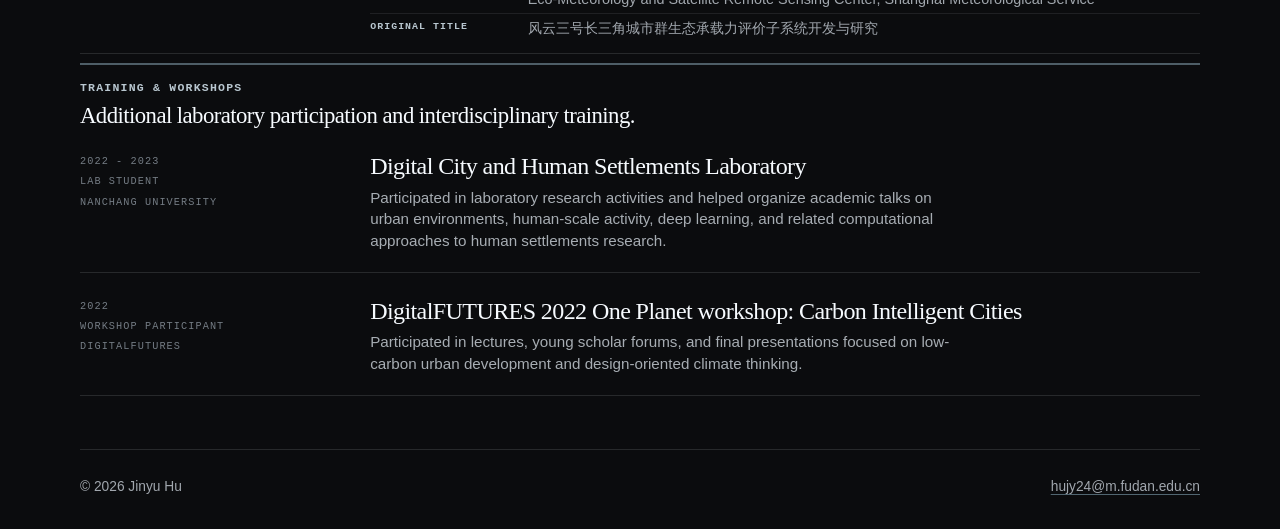
<file: projects.html>
<!doctype html>
<html lang="en">
<head>
  <meta charset="utf-8">
  <meta name="viewport" content="width=device-width, initial-scale=1">
  <title>Projects | Jinyu Hu</title>
  <meta name="description" content="Led projects, current collaborations, laboratory grants, applied engineering projects, funded undergraduate research, and training experiences by Jinyu Hu.">
  <script>
    (function () {
      try {
        var savedTheme = localStorage.getItem("theme");
        document.documentElement.dataset.theme = savedTheme || "dark";
      } catch (error) {
        document.documentElement.dataset.theme = "dark";
      }
    })();
  </script>
  <link rel="stylesheet" href="styles.css?v=settlement-focus-20260618">
</head>
<body>
  <header class="site-header">
    <a class="brand" href="index.html" aria-label="Home"><span class="brand-mark">JH</span><span class="brand-text">Jinyu Hu</span></a>
    <nav class="nav" aria-label="Main navigation">
      <a href="index.html">Home</a>
      <a href="about.html">About</a>
      <a href="research.html">Research</a>
      <a href="publications.html">Publications</a>
      <a class="active" href="projects.html">Projects</a>
      <a href="portfolio.html">Portfolio</a>
      <a href="archive.html">Archive</a>
    </nav>
    <button class="theme-toggle" type="button" aria-label="Switch to light mode" aria-pressed="true">
      <span class="theme-toggle__label">Theme</span>
      <span class="theme-toggle__state">Dark</span>
    </button>
  </header>

  <main class="page-shell">
    <section class="page-title">
      <p class="eyebrow">Projects</p>
      <h1>Personal projects, current collaborations, laboratory work, and training experiences.</h1>
    </section>

    <section class="project-list" aria-label="Selected projects">
      <div class="project-section-heading">
        <p class="eyebrow">Personal Student Research Projects</p>
        <h2>National Student Innovation Program projects where I served as project lead, main contributor, or core member.</h2>
      </div>
      <article class="project-entry">
        <div class="project-meta">
          <span>2022 - 2024</span>
          <span>Project Lead</span>
          <span>National Student Innovation Program</span>
        </div>
        <div class="project-body">
          <h2>Evaluating and optimizing urban green space accessibility from a social equity perspective under the Park City initiative</h2>
          <p>This funded project assessed unequal access to urban green space resources and proposed optimization strategies to improve residents' green exposure. I led proposal writing, research design, spatial analysis, and manuscript preparation. The project received an excellent completion rating.</p>
          <dl>
            <div><dt>Methods</dt><dd>Buffer analysis, spatial syntax, least two step move search, street view imagery, POI data</dd></div>
            <div><dt>Funding</dt><dd>China National University Student Innovation Program, No. 202210298047Z; funding amount RMB 11,000</dd></div>
          </dl>
        </div>
      </article>

      <article class="project-entry">
        <div class="project-meta">
          <span>2021 - 2023</span>
          <span>Main Contributor and Core Member</span>
          <span>National Student Innovation Program</span>
        </div>
        <div class="project-body">
          <h2>Positive effects and applications of soundscapes in high-density urban environments</h2>
          <p>This funded undergraduate innovation project examined soundscape research in dense urban environments. I contributed literature review, spatial data collection, and CiteSpace-based bibliometric analysis of research networks, evolution paths, and emerging topics.</p>
          <dl>
            <div><dt>Methods</dt><dd>Literature review, spatial data collection, CiteSpace, bibliometric network analysis</dd></div>
            <div><dt>Funding</dt><dd>China National University Student Innovation Program; funding amount RMB 8,000</dd></div>
          </dl>
        </div>
      </article>

      <article class="project-entry">
        <div class="project-meta">
          <span>2022 - 2024</span>
          <span>Main Contributor and Core Member</span>
          <span>National Student Innovation Program</span>
        </div>
        <div class="project-body">
          <h2>Conservation and restoration of bird habitats in urban parks</h2>
          <p>Using Nanjing Xuanwu Lake Park as a case, this project analyzed urban habitat quality and ecological connectivity. My work focused on spatial data collection, habitat quality assessment with InVEST, and ecological corridor delineation with Linkage Mapper.</p>
          <dl>
            <div><dt>Methods</dt><dd>Spatial data collection, InVEST habitat quality modeling, Linkage Mapper ecological corridor analysis</dd></div>
            <div><dt>Funding</dt><dd>China National University Student Innovation Program, No. 202210298048Z; funding amount RMB 8,000</dd></div>
          </dl>
        </div>
      </article>

      <div class="project-section-heading">
        <p class="eyebrow">Current Research &amp; Policy Collaborations</p>
        <h2>Ongoing collaborations centered on data center sustainability, energy policy, environmental policy analysis, and climate risk evidence.</h2>
      </div>
      <article class="project-entry">
        <div class="project-meta">
          <span>2025 - Present</span>
          <span>Research Intern</span>
          <span>Institute of Energy, Environment and Economics, Tsinghua University</span>
        </div>
        <div class="project-body">
          <h2>Future China data center development strategy under green power and PUE sustainability constraints</h2>
          <p>At the Institute of Energy, Environment and Economics, Tsinghua University, my core work focuses on future data center development in China under green power availability, PUE improvement, power system demand, and broader sustainability constraints. The research asks how new data center capacity can be planned under clean energy and efficiency requirements while reducing environmental pressure from rapidly growing digital infrastructure.</p>
          <p>Policy text analysis, climate risk evidence mining, and related environmental policy work support this main data center research agenda rather than serving as separate parallel projects.</p>
          <dl>
            <div><dt>Primary Focus</dt><dd>China data center development strategy under green electricity and PUE sustainability constraints</dd></div>
            <div><dt>Supporting Work</dt><dd>Environmental policy text analysis, climate risk evidence mining, scenario assessment, and LLM supported literature review</dd></div>
          </dl>
        </div>
      </article>

      <article class="project-entry">
        <div class="project-meta">
          <span>2024 - Present</span>
          <span>Project Member</span>
          <span>Lancet Countdown Asia Center</span>
        </div>
        <div class="project-body">
          <h2>Climate change and health evidence monitoring for the Lancet Countdown China report</h2>
          <p>I contribute to the 2025 China report of the Lancet Countdown on health and climate change, and to thematic briefs on international climate health evidence. My work includes collecting policy, academic, and event information, organizing evidence for major ministerial audiences, and producing structured reading reports.</p>
        </div>
      </article>

      <div class="project-section-heading">
        <p class="eyebrow">Laboratory Research Grants</p>
        <h2>Participating projects from my graduate laboratory, listed as collaborative research grants rather than personal PI projects.</h2>
      </div>
      <article class="project-entry">
        <div class="project-meta">
          <span>2026.01.01 - 2029.12.31</span>
          <span>Project Participant</span>
          <span>NSFC General Program</span>
        </div>
        <div class="project-body">
          <h2>High-resolution dynamic pattern identification and multi-scale mechanism analysis of urban vegetation transpiration-shading cooling under typical climatic backgrounds</h2>
          <p>Participating in a National Natural Science Foundation of China General Program project on the high spatiotemporal resolution dynamics of urban vegetation cooling through transpiration and shading under typical climatic contexts.</p>
          <dl>
            <div><dt>Grant</dt><dd>National Natural Science Foundation of China General Program, No. 42571103</dd></div>
            <div><dt>Original Title</dt><dd>典型气候背景下城市植被蒸腾-遮荫降温的高时空分辨率动态格局识别与多尺度机制解析</dd></div>
            <div><dt>Status</dt><dd>Laboratory research grant; not listed as a personal PI project.</dd></div>
          </dl>
        </div>
      </article>

      <article class="project-entry">
        <div class="project-meta">
          <span>2024.11 - 2028.10</span>
          <span>Project Participant</span>
          <span>National Key R&amp;D Subproject</span>
        </div>
        <div class="project-body">
          <h2>Pattern optimization and functional enhancement of urban ecological infrastructure for heat adaptation</h2>
          <p>Participating in a National Key Research and Development Program subproject focused on ecological risk early warning, ecological resilience enhancement, and the optimization of urban ecological infrastructure under high-temperature stress.</p>
          <dl>
            <div><dt>Grant</dt><dd>National Key Research and Development Program subproject, No. 2024YFF1307000</dd></div>
            <div><dt>Original Title</dt><dd>城市生态风险预警防控与生态韧性提升关键技术及示范，城市生态基础设施应对高温的格局优化与功能提升关键技术</dd></div>
            <div><dt>Status</dt><dd>Laboratory research grant; not listed as a personal PI project.</dd></div>
          </dl>
        </div>
      </article>

      <article class="project-entry">
        <div class="project-meta">
          <span>2025.05 - 2026.04</span>
          <span>Project Participant</span>
          <span>Shanghai Soft Science</span>
        </div>
        <div class="project-body">
          <h2>Resilient governance and adaptive management of megacities under climate change</h2>
          <p>Participating in a Shanghai soft-science research project on resilience governance and adaptive management for megacities under climate change.</p>
          <dl>
            <div><dt>Grant</dt><dd>Shanghai 2025 High-level Institution Construction and Operation Plan, Soft Science Research Project</dd></div>
            <div><dt>Original Title</dt><dd>气候变化背景下特大型城市韧性治理与适应性管理研究</dd></div>
            <div><dt>Status</dt><dd>Laboratory research grant; not listed as a personal PI project.</dd></div>
          </dl>
        </div>
      </article>

      <div class="project-section-heading">
        <p class="eyebrow">Laboratory Engineering &amp; Applied Projects</p>
        <h2>Applied projects conducted through the laboratory during my master's training, including one project where I served as the main responsible contributor.</h2>
      </div>
      <article class="project-entry">
        <div class="project-meta">
          <span>2025.08.01 - 2025.12.31</span>
          <span>Main Responsible Contributor</span>
          <span>Shanghai Land Affairs Center</span>
        </div>
        <div class="project-body">
          <h2>Monitoring and evaluation of implementation models for multifunctional wetland spatial functions</h2>
          <p>Serving as the main responsible contributor for an applied project on monitoring and evaluating multifunctional wetland spatial-function implementation models.</p>
          <dl>
            <div><dt>Client</dt><dd>Shanghai Construction Land and Land Consolidation Affairs Center</dd></div>
            <div><dt>Original Title</dt><dd>湿地空间功能复合模式实施监测评估</dd></div>
            <div><dt>Status</dt><dd>Laboratory engineering project; role describes project execution responsibility, not institutional PI status.</dd></div>
          </dl>
        </div>
      </article>

      <article class="project-entry">
        <div class="project-meta">
          <span>2024.04.15 - 2024.11.30</span>
          <span>Project Participant</span>
          <span>Shanghai Greening Guidance Station</span>
        </div>
        <div class="project-body">
          <h2>Evaluation methods for high-quality pocket parks in Shanghai</h2>
          <p>Participated in an applied scientific and technological project developing assessment methods for high-quality pocket parks in Shanghai, including park accessibility, attractiveness, and comprehensive quality evaluation.</p>
          <dl>
            <div><dt>Client</dt><dd>Shanghai Greening Guidance Station Scientific and Technological Project</dd></div>
            <div><dt>Original Title</dt><dd>上海市高品质口袋公园评估方法研究</dd></div>
          </dl>
        </div>
      </article>

      <article class="project-entry">
        <div class="project-meta">
          <span>2023.07.01 - 2024.06.30</span>
          <span>Project Participant</span>
          <span>Shanghai Meteorological Service</span>
        </div>
        <div class="project-body">
          <h2>Development of an ecological carrying-capacity evaluation subsystem for the Yangtze River Delta urban agglomeration using Fengyun-3 satellite data</h2>
          <p>Participated in an eco-meteorology and satellite remote sensing project supporting the development of ecological carrying-capacity assessment modules for the Yangtze River Delta urban agglomeration.</p>
          <dl>
            <div><dt>Client</dt><dd>Eco-Meteorology and Satellite Remote Sensing Center, Shanghai Meteorological Service</dd></div>
            <div><dt>Original Title</dt><dd>风云三号长三角城市群生态承载力评价子系统开发与研究</dd></div>
          </dl>
        </div>
      </article>

      <div class="project-section-heading">
        <p class="eyebrow">Training &amp; Workshops</p>
        <h2>Additional laboratory participation and interdisciplinary training.</h2>
      </div>
      <article class="project-entry">
        <div class="project-meta">
          <span>2022 - 2023</span>
          <span>Lab Student</span>
          <span>Nanchang University</span>
        </div>
        <div class="project-body">
          <h2>Digital City and Human Settlements Laboratory</h2>
          <p>Participated in laboratory research activities and helped organize academic talks on urban environments, human-scale activity, deep learning, and related computational approaches to human settlements research.</p>
        </div>
      </article>

      <article class="project-entry">
        <div class="project-meta">
          <span>2022</span>
          <span>Workshop Participant</span>
          <span>DigitalFUTURES</span>
        </div>
        <div class="project-body">
          <h2>DigitalFUTURES 2022 One Planet workshop: Carbon Intelligent Cities</h2>
          <p>Participated in lectures, young scholar forums, and final presentations focused on low-carbon urban development and design-oriented climate thinking.</p>
        </div>
      </article>
    </section>
  </main>

  <footer class="site-footer">
    <p>&copy; <span id="year"></span> Jinyu Hu</p>
    <p><a href="mailto:hujy24@m.fudan.edu.cn">hujy24@m.fudan.edu.cn</a></p>
  </footer>
  <script src="script.js?v=punctuation-cleanup-20260618"></script>
</body>
</html>
</file>
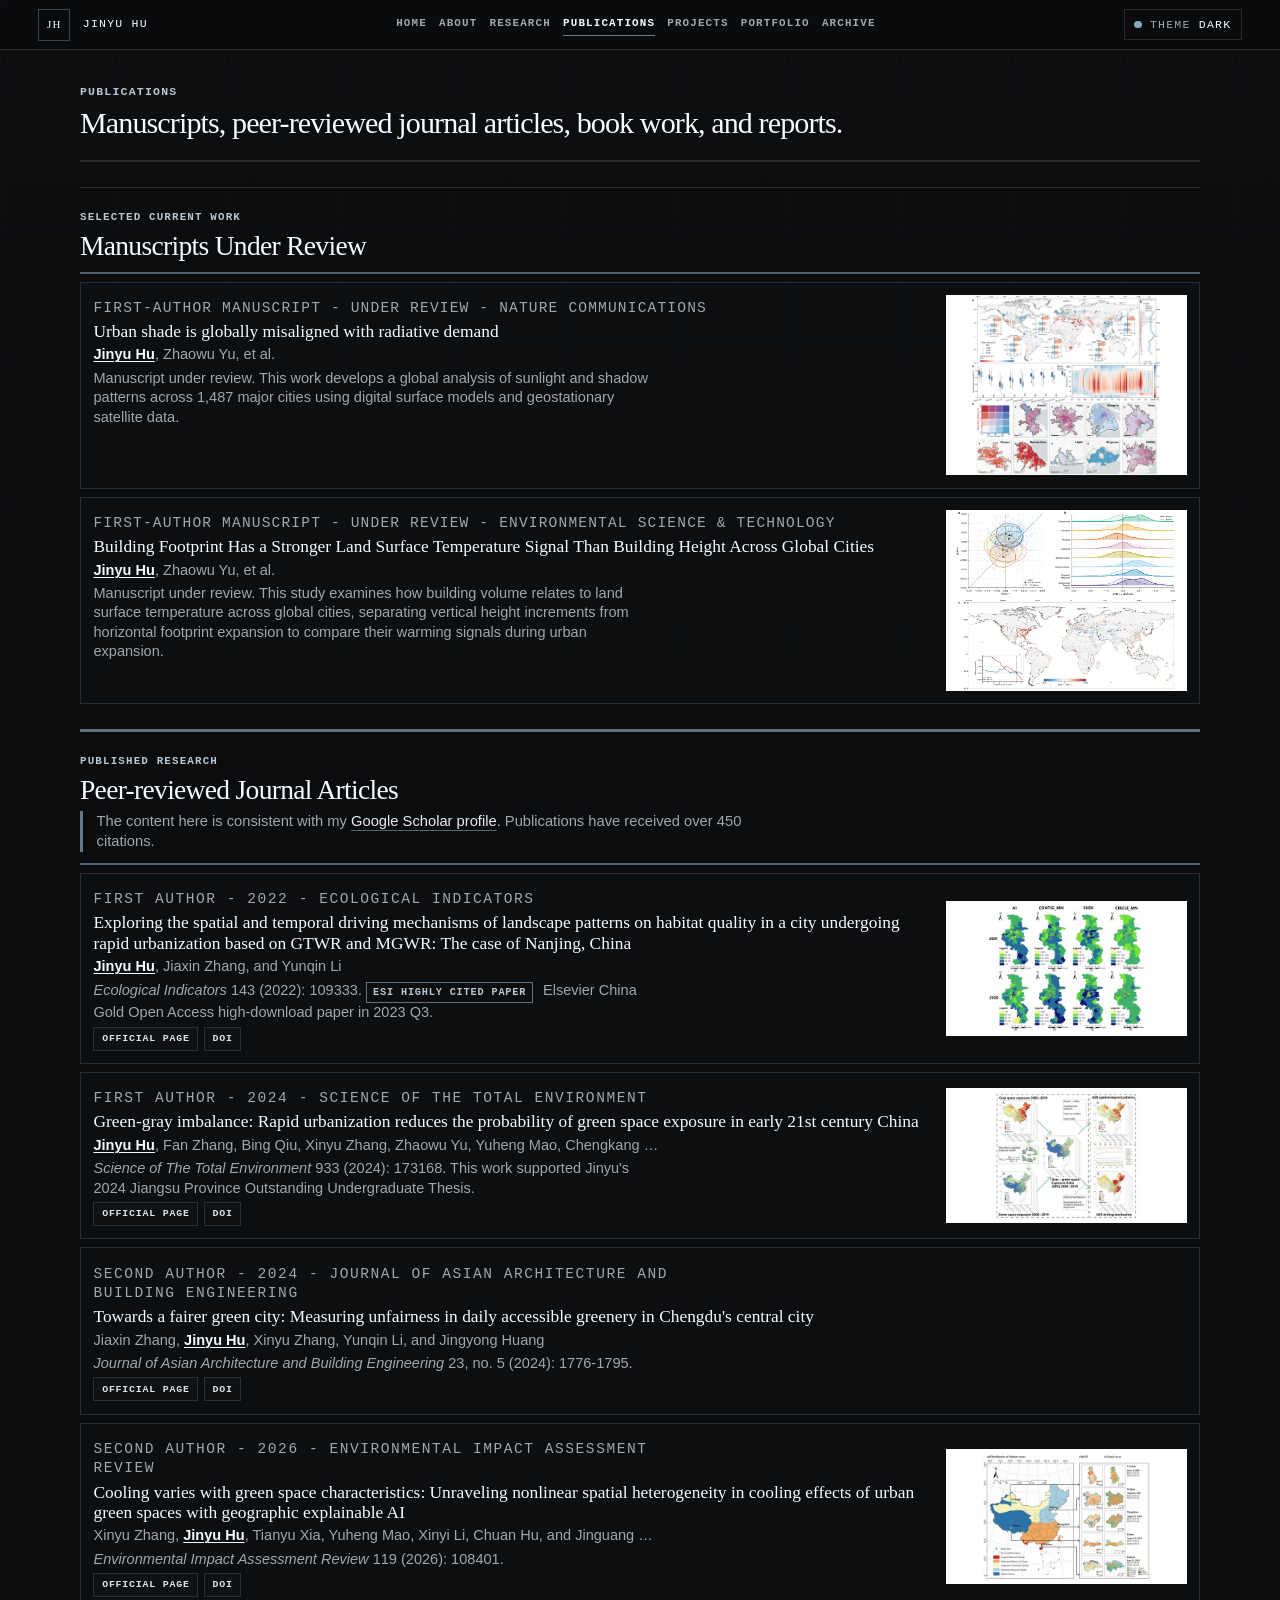
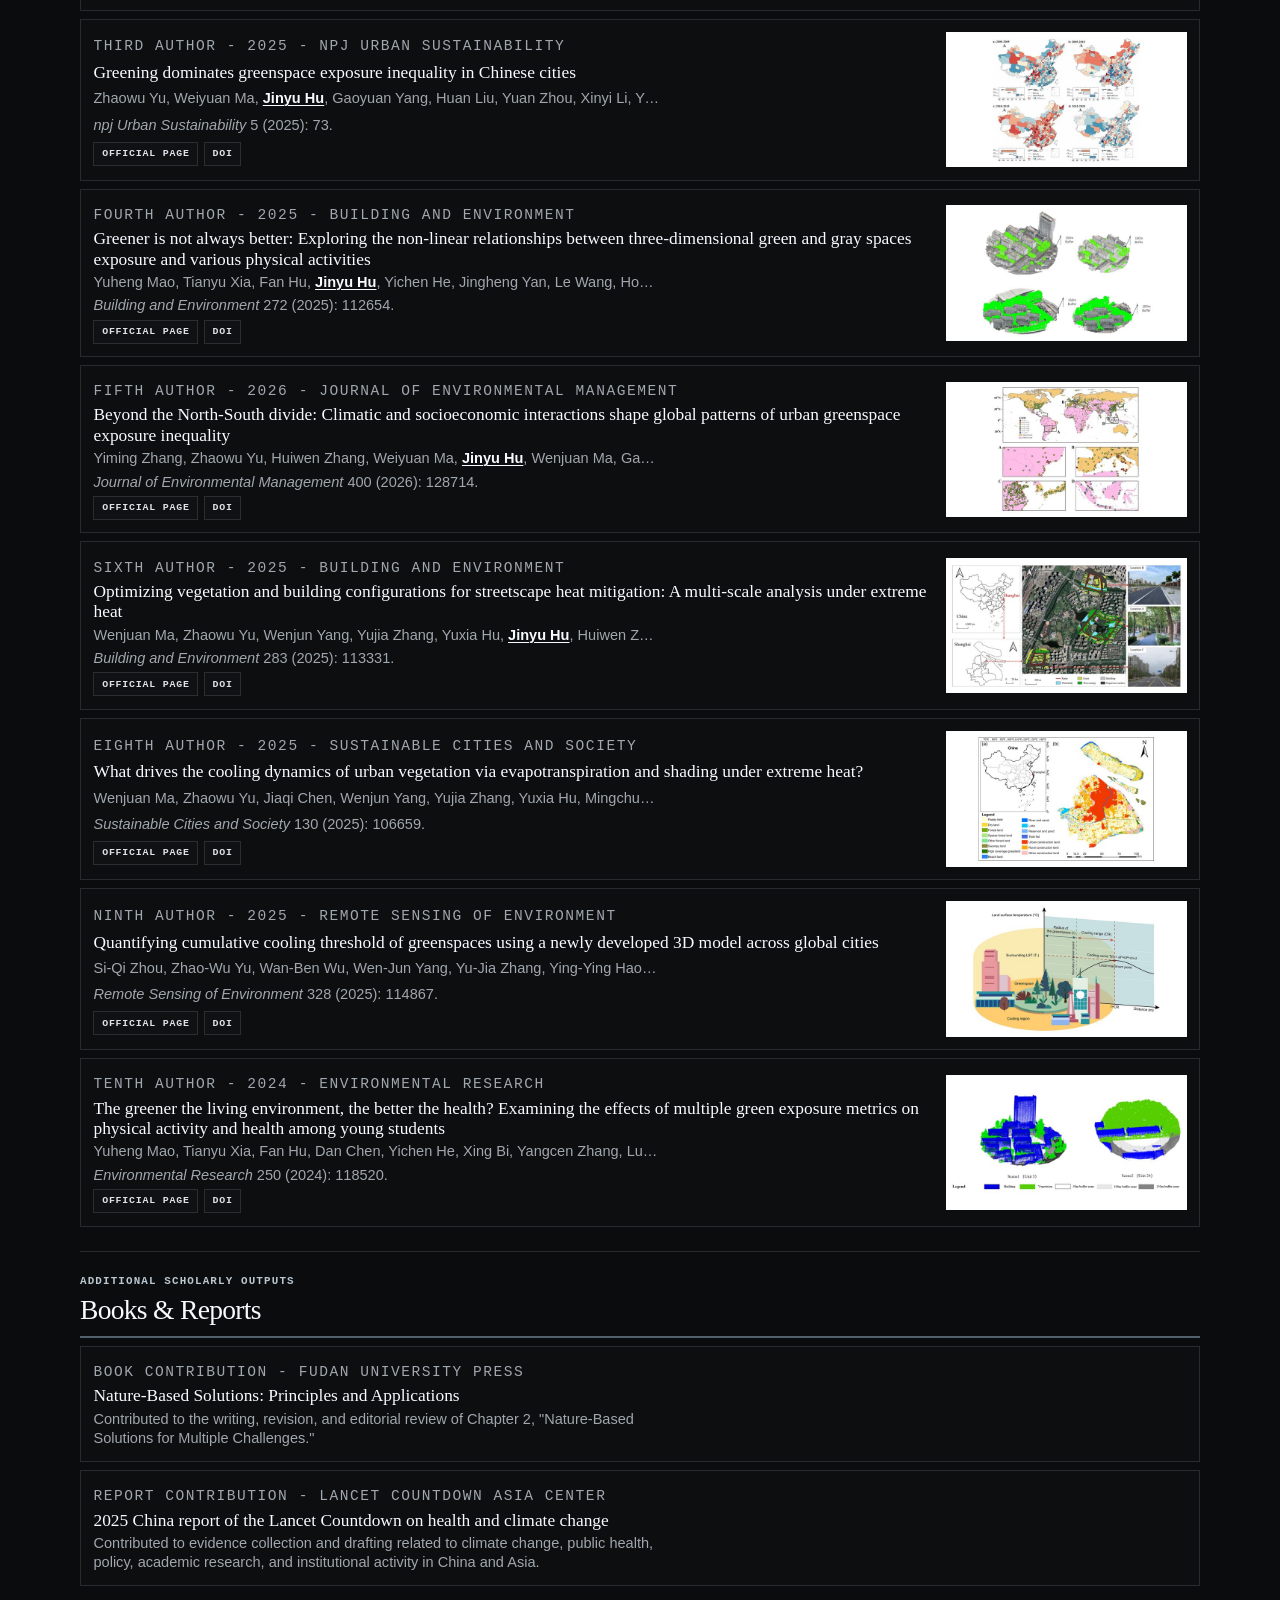
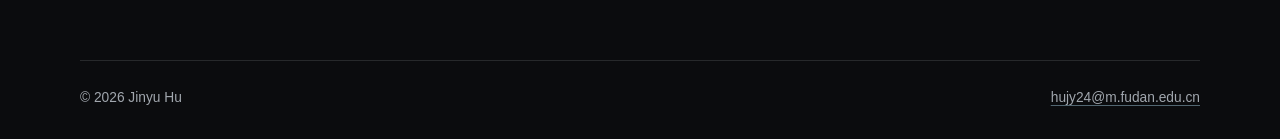
<file: publications.html>
<!doctype html>
<html lang="en">
<head>
  <meta charset="utf-8">
  <meta name="viewport" content="width=device-width, initial-scale=1">
  <title>Publications | Jinyu Hu</title>
  <meta name="description" content="Manuscripts, peer-reviewed journal articles, book contributions, and reports by Jinyu Hu.">
  <script>
    (function () {
      try {
        var savedTheme = localStorage.getItem("theme");
        document.documentElement.dataset.theme = savedTheme || "dark";
      } catch (error) {
        document.documentElement.dataset.theme = "dark";
      }
    })();
  </script>
  <link rel="stylesheet" href="styles.css?v=publication-manuscripts-restored-20260702">
</head>
<body>
  <header class="site-header">
    <a class="brand" href="index.html" aria-label="Home"><span class="brand-mark">JH</span><span class="brand-text">Jinyu Hu</span></a>
    <nav class="nav" aria-label="Main navigation">
      <a href="index.html">Home</a>
      <a href="about.html">About</a>
      <a href="research.html">Research</a>
      <a class="active" href="publications.html">Publications</a>
      <a href="projects.html">Projects</a>
      <a href="portfolio.html">Portfolio</a>
      <a href="archive.html">Archive</a>
    </nav>
    <button class="theme-toggle" type="button" aria-label="Switch to light mode" aria-pressed="true">
      <span class="theme-toggle__label">Theme</span>
      <span class="theme-toggle__state">Dark</span>
    </button>
  </header>

  <main class="page-shell">
    <section class="page-title">
      <p class="eyebrow">Publications</p>
      <h1>Manuscripts, peer-reviewed journal articles, book work, and reports.</h1>
    </section>

    <section class="pub-list">
      <div class="pub-group">
        <div class="pub-group__header">
          <div>
            <p class="pub-group__label">Selected current work</p>
            <h2>Manuscripts Under Review</h2>
          </div>
        </div>
        <article class="publication-item publication-item--manuscript">
          <p class="pub-meta">First-author manuscript - Under Review - Nature Communications</p>
          <h3>Urban shade is globally misaligned with radiative demand</h3>
          <p class="publication-authors"><strong>Jinyu Hu</strong>, Zhaowu Yu, et al.</p>
          <p class="publication-venue">Manuscript under review. This work develops a global analysis of sunlight and shadow patterns across 1,487 major cities using digital surface models and geostationary satellite data.</p>
          <figure class="publication-figure publication-figure--manuscript">
            <img src="assets/publications/urban-shade-radiative-demand.png" alt="Global urban shade and radiative demand figure from the manuscript under review" loading="lazy">
          </figure>
        </article>
        <article class="publication-item publication-item--manuscript">
          <p class="pub-meta">First-author manuscript - Under Review - Environmental Science &amp; Technology</p>
          <h3>Building Footprint Has a Stronger Land Surface Temperature Signal Than Building Height Across Global Cities</h3>
          <p class="publication-authors"><strong>Jinyu Hu</strong>, Zhaowu Yu, et al.</p>
          <p class="publication-venue">Manuscript under review. This study examines how building volume relates to land surface temperature across global cities, separating vertical height increments from horizontal footprint expansion to compare their warming signals during urban expansion.</p>
          <figure class="publication-figure publication-figure--manuscript">
            <img src="assets/publications/building-footprint-lst-signal.png" alt="Global building footprint and height response contrast figure from the land surface temperature manuscript under review" loading="lazy">
          </figure>
        </article>
      </div>

      <div class="pub-group pub-group--primary">
        <div class="pub-group__header">
          <div>
            <p class="pub-group__label">Published research</p>
            <h2>Peer-reviewed Journal Articles</h2>
            <p class="publication-summary">The content here is consistent with my <a href="https://scholar.google.com/citations?user=Ik0NMHoAAAAJ&amp;hl=en">Google Scholar profile</a>. Publications have received over 450 citations.</p>
          </div>
        </div>

        <article class="publication-item">
          <p class="pub-meta">First author - 2022 - Ecological Indicators</p>
          <h3>Exploring the spatial and temporal driving mechanisms of landscape patterns on habitat quality in a city undergoing rapid urbanization based on GTWR and MGWR: The case of Nanjing, China</h3>
          <p class="publication-authors"><strong>Jinyu Hu</strong>, Jiaxin Zhang, and Yunqin Li</p>
          <p class="publication-venue"><em>Ecological Indicators</em> 143 (2022): 109333. <span class="pub-badge">ESI Highly Cited Paper</span> Elsevier China Gold Open Access high-download paper in 2023 Q3.</p>
          <p class="publication-links"><a href="https://www.sciencedirect.com/science/article/pii/S1470160X22008068">Official page</a><a href="https://doi.org/10.1016/j.ecolind.2022.109333">DOI</a></p>
          <figure class="publication-figure">
            <img src="assets/publications/ecolind-2022.jpg" alt="Map-based figure from the Ecological Indicators habitat quality paper" loading="lazy">
          </figure>
        </article>
        <article class="publication-item">
          <p class="pub-meta">First author - 2024 - Science of The Total Environment</p>
          <h3>Green-gray imbalance: Rapid urbanization reduces the probability of green space exposure in early 21st century China</h3>
          <p class="publication-authors"><strong>Jinyu Hu</strong>, Fan Zhang, Bing Qiu, Xinyu Zhang, Zhaowu Yu, Yuheng Mao, Chengkang Wang, and Jinguang Zhang</p>
          <p class="publication-venue"><em>Science of The Total Environment</em> 933 (2024): 173168. This work supported Jinyu's 2024 Jiangsu Province Outstanding Undergraduate Thesis.</p>
          <p class="publication-links"><a href="https://www.sciencedirect.com/science/article/pii/S0048969724033151">Official page</a><a href="https://doi.org/10.1016/j.scitotenv.2024.173168">DOI</a></p>
          <figure class="publication-figure">
            <img src="assets/publications/stoten-2024.jpg" alt="Graphical abstract from the green-gray imbalance paper" loading="lazy">
          </figure>
        </article>
        <article class="publication-item publication-item--text">
          <p class="pub-meta">Second author - 2024 - Journal of Asian Architecture and Building Engineering</p>
          <h3>Towards a fairer green city: Measuring unfairness in daily accessible greenery in Chengdu's central city</h3>
          <p class="publication-authors">Jiaxin Zhang, <strong>Jinyu Hu</strong>, Xinyu Zhang, Yunqin Li, and Jingyong Huang</p>
          <p class="publication-venue"><em>Journal of Asian Architecture and Building Engineering</em> 23, no. 5 (2024): 1776-1795.</p>
          <p class="publication-links"><a href="https://www.tandfonline.com/doi/full/10.1080/13467581.2023.2270047">Official page</a><a href="https://doi.org/10.1080/13467581.2023.2270047">DOI</a></p>
        </article>
        <article class="publication-item">
          <p class="pub-meta">Second author - 2026 - Environmental Impact Assessment Review</p>
          <h3>Cooling varies with green space characteristics: Unraveling nonlinear spatial heterogeneity in cooling effects of urban green spaces with geographic explainable AI</h3>
          <p class="publication-authors">Xinyu Zhang, <strong>Jinyu Hu</strong>, Tianyu Xia, Yuheng Mao, Xinyi Li, Chuan Hu, and Jinguang Zhang</p>
          <p class="publication-venue"><em>Environmental Impact Assessment Review</em> 119 (2026): 108401.</p>
          <p class="publication-links"><a href="https://www.sciencedirect.com/science/article/pii/S0195925526000752">Official page</a><a href="https://doi.org/10.1016/j.eiar.2026.108401">DOI</a></p>
          <figure class="publication-figure">
            <img src="assets/publications/eiar-2026.jpg" alt="Spatial heterogeneity map from the Environmental Impact Assessment Review paper" loading="lazy">
          </figure>
        </article>
        <article class="publication-item">
          <p class="pub-meta">Third author - 2025 - npj Urban Sustainability</p>
          <h3>Greening dominates greenspace exposure inequality in Chinese cities</h3>
          <p class="publication-authors">Zhaowu Yu, Weiyuan Ma, <strong>Jinyu Hu</strong>, Gaoyuan Yang, Huan Liu, Yuan Zhou, Xinyi Li, Yiyuan Li, Chang Guan, Wenjuan Ma, et al.</p>
          <p class="publication-venue"><em>npj Urban Sustainability</em> 5 (2025): 73.</p>
          <p class="publication-links"><a href="https://www.nature.com/articles/s42949-025-00253-5">Official page</a><a href="https://doi.org/10.1038/s42949-025-00253-5">DOI</a></p>
          <figure class="publication-figure">
            <img src="assets/publications/npj-urban-2025.jpg" alt="Greenspace exposure inequality map from the npj Urban Sustainability paper" loading="lazy">
          </figure>
        </article>
        <article class="publication-item">
          <p class="pub-meta">Fourth author - 2025 - Building and Environment</p>
          <h3>Greener is not always better: Exploring the non-linear relationships between three-dimensional green and gray spaces exposure and various physical activities</h3>
          <p class="publication-authors">Yuheng Mao, Tianyu Xia, Fan Hu, <strong>Jinyu Hu</strong>, Yichen He, Jingheng Yan, Le Wang, Hongmei Xu, Jinguang Zhang, and Dan Chen</p>
          <p class="publication-venue"><em>Building and Environment</em> 272 (2025): 112654.</p>
          <p class="publication-links"><a href="https://www.sciencedirect.com/science/article/pii/S0360132325001362">Official page</a><a href="https://doi.org/10.1016/j.buildenv.2025.112654">DOI</a></p>
          <figure class="publication-figure">
            <img src="assets/publications/buildenv-2025-green.jpg" alt="Three-dimensional green and gray exposure figure from the Building and Environment paper" loading="lazy">
          </figure>
        </article>
        <article class="publication-item">
          <p class="pub-meta">Fifth author - 2026 - Journal of Environmental Management</p>
          <h3>Beyond the North-South divide: Climatic and socioeconomic interactions shape global patterns of urban greenspace exposure inequality</h3>
          <p class="publication-authors">Yiming Zhang, Zhaowu Yu, Huiwen Zhang, Weiyuan Ma, <strong>Jinyu Hu</strong>, Wenjuan Ma, Gaoyuan Yang, Junga Lee, and Yehan Wu</p>
          <p class="publication-venue"><em>Journal of Environmental Management</em> 400 (2026): 128714.</p>
          <p class="publication-links"><a href="https://www.sciencedirect.com/science/article/pii/S030147972600174X">Official page</a><a href="https://doi.org/10.1016/j.jenvman.2026.128714">DOI</a></p>
          <figure class="publication-figure">
            <img src="assets/publications/jem-2026.jpg" alt="Global greenspace exposure inequality map from the Journal of Environmental Management paper" loading="lazy">
          </figure>
        </article>
        <article class="publication-item">
          <p class="pub-meta">Sixth author - 2025 - Building and Environment</p>
          <h3>Optimizing vegetation and building configurations for streetscape heat mitigation: A multi-scale analysis under extreme heat</h3>
          <p class="publication-authors">Wenjuan Ma, Zhaowu Yu, Wenjun Yang, Yujia Zhang, Yuxia Hu, <strong>Jinyu Hu</strong>, Huiwen Zhang, and Gaoyuan Yang</p>
          <p class="publication-venue"><em>Building and Environment</em> 283 (2025): 113331.</p>
          <p class="publication-links"><a href="https://www.sciencedirect.com/science/article/pii/S0360132325008108">Official page</a><a href="https://doi.org/10.1016/j.buildenv.2025.113331">DOI</a></p>
          <figure class="publication-figure">
            <img src="assets/publications/buildenv-2025-config.jpg" alt="Streetscape configuration figure from the Building and Environment heat mitigation paper" loading="lazy">
          </figure>
        </article>
        <article class="publication-item">
          <p class="pub-meta">Eighth author - 2025 - Sustainable Cities and Society</p>
          <h3>What drives the cooling dynamics of urban vegetation via evapotranspiration and shading under extreme heat?</h3>
          <p class="publication-authors">Wenjuan Ma, Zhaowu Yu, Jiaqi Chen, Wenjun Yang, Yujia Zhang, Yuxia Hu, Mingchuan Shao, <strong>Jinyu Hu</strong>, et al.</p>
          <p class="publication-venue"><em>Sustainable Cities and Society</em> 130 (2025): 106659.</p>
          <p class="publication-links"><a href="https://www.sciencedirect.com/science/article/pii/S2210670725005335">Official page</a><a href="https://doi.org/10.1016/j.scs.2025.106659">DOI</a></p>
          <figure class="publication-figure">
            <img src="assets/publications/scs-2025.jpg" alt="Study area map from the Sustainable Cities and Society cooling dynamics paper" loading="lazy">
          </figure>
        </article>
        <article class="publication-item">
          <p class="pub-meta">Ninth author - 2025 - Remote Sensing of Environment</p>
          <h3>Quantifying cumulative cooling threshold of greenspaces using a newly developed 3D model across global cities</h3>
          <p class="publication-authors">Si-Qi Zhou, Zhao-Wu Yu, Wan-Ben Wu, Wen-Jun Yang, Yu-Jia Zhang, Ying-Ying Hao, Qi Yuan, Dong-Fan Xu, <strong>Jin-Yu Hu</strong>, and Bin Zhao</p>
          <p class="publication-venue"><em>Remote Sensing of Environment</em> 328 (2025): 114867.</p>
          <p class="publication-links"><a href="https://www.sciencedirect.com/science/article/pii/S0034425725002718">Official page</a><a href="https://doi.org/10.1016/j.rse.2025.114867">DOI</a></p>
          <figure class="publication-figure">
            <img src="assets/publications/rse-2025.jpg" alt="Cooling range concept diagram from the Remote Sensing of Environment paper" loading="lazy">
          </figure>
        </article>
        <article class="publication-item">
          <p class="pub-meta">Tenth author - 2024 - Environmental Research</p>
          <h3>The greener the living environment, the better the health? Examining the effects of multiple green exposure metrics on physical activity and health among young students</h3>
          <p class="publication-authors">Yuheng Mao, Tianyu Xia, Fan Hu, Dan Chen, Yichen He, Xing Bi, Yangcen Zhang, Lu Cao, Jingheng Yan, <strong>Jinyu Hu</strong>, et al.</p>
          <p class="publication-venue"><em>Environmental Research</em> 250 (2024): 118520.</p>
          <p class="publication-links"><a href="https://www.sciencedirect.com/science/article/pii/S0013935124004249">Official page</a><a href="https://doi.org/10.1016/j.envres.2024.118520">DOI</a></p>
          <figure class="publication-figure">
            <img src="assets/publications/envres-2024.jpg" alt="Three-dimensional exposure figure from the Environmental Research paper" loading="lazy">
          </figure>
        </article>
      </div>

      <div class="pub-group">
        <div class="pub-group__header">
          <div>
            <p class="pub-group__label">Additional scholarly outputs</p>
            <h2>Books &amp; Reports</h2>
          </div>
        </div>
        <article class="publication-item publication-item--text">
          <p class="pub-meta">Book Contribution - Fudan University Press</p>
          <h3>Nature-Based Solutions: Principles and Applications</h3>
          <p class="publication-venue">Contributed to the writing, revision, and editorial review of Chapter 2, "Nature-Based Solutions for Multiple Challenges."</p>
        </article>
        <article class="publication-item publication-item--text">
          <p class="pub-meta">Report Contribution - Lancet Countdown Asia Center</p>
          <h3>2025 China report of the Lancet Countdown on health and climate change</h3>
          <p class="publication-venue">Contributed to evidence collection and drafting related to climate change, public health, policy, academic research, and institutional activity in China and Asia.</p>
        </article>
      </div>

    </section>
  </main>

  <footer class="site-footer">
    <p>&copy; <span id="year"></span> Jinyu Hu</p>
    <p><a href="mailto:hujy24@m.fudan.edu.cn">hujy24@m.fudan.edu.cn</a></p>
  </footer>
  <script src="script.js?v=punctuation-cleanup-20260618"></script>
</body>
</html>
</file>
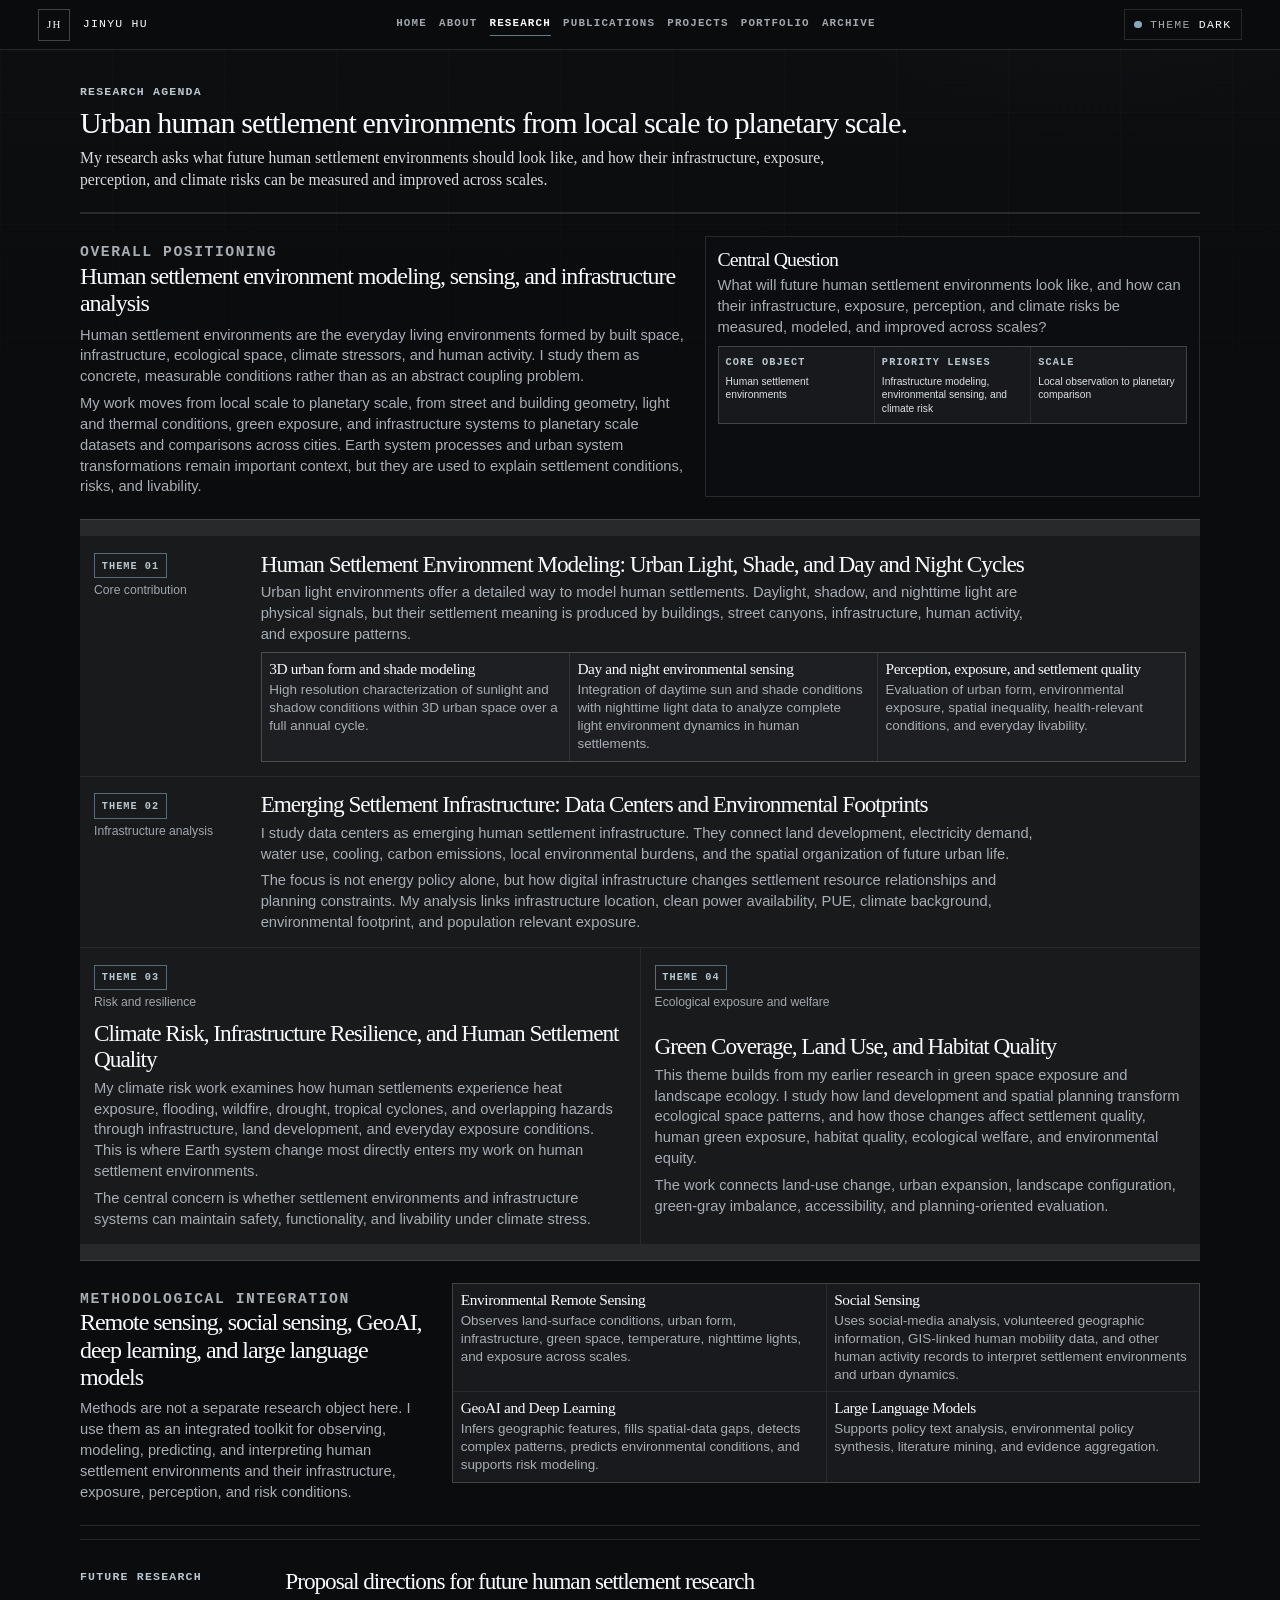
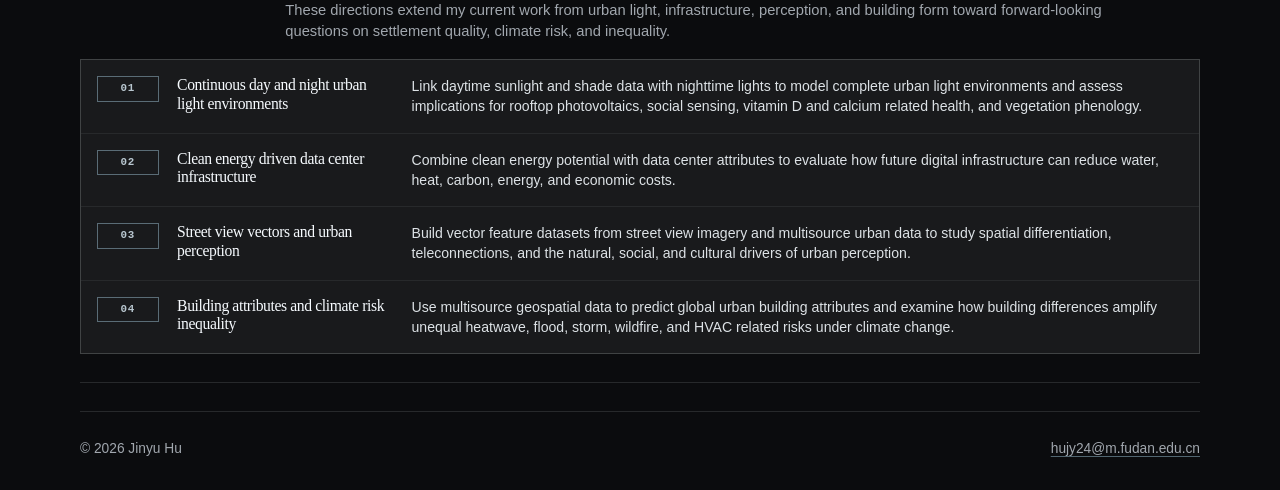
<file: research.html>
<!doctype html>
<html lang="en">
<head>
  <meta charset="utf-8">
  <meta name="viewport" content="width=device-width, initial-scale=1">
  <title>Research | Jinyu Hu</title>
  <meta name="description" content="Jinyu Hu's research agenda on urban human settlement environments, infrastructure modeling, environmental sensing, climate risk, remote sensing, social sensing, GeoAI, and planetary scale settlement analysis.">
  <script>
    (function () {
      try {
        var savedTheme = localStorage.getItem("theme");
        document.documentElement.dataset.theme = savedTheme || "dark";
      } catch (error) {
        document.documentElement.dataset.theme = "dark";
      }
    })();
  </script>
  <link rel="stylesheet" href="styles.css?v=settlement-focus-20260618">
</head>
<body>
  <header class="site-header">
    <a class="brand" href="index.html" aria-label="Home"><span class="brand-mark">JH</span><span class="brand-text">Jinyu Hu</span></a>
    <nav class="nav" aria-label="Main navigation">
      <a href="index.html">Home</a>
      <a href="about.html">About</a>
      <a class="active" href="research.html">Research</a>
      <a href="publications.html">Publications</a>
      <a href="projects.html">Projects</a>
      <a href="portfolio.html">Portfolio</a>
      <a href="archive.html">Archive</a>
    </nav>
    <button class="theme-toggle" type="button" aria-label="Switch to light mode" aria-pressed="true">
      <span class="theme-toggle__label">Theme</span>
      <span class="theme-toggle__state">Dark</span>
    </button>
  </header>

  <main class="page-shell">
    <section class="page-title research-title">
      <p class="eyebrow">Research Agenda</p>
      <h1>Urban human settlement environments from local scale to planetary scale.</h1>
      <p class="page-lead">My research asks what future human settlement environments should look like, and how their infrastructure, exposure, perception, and climate risks can be measured and improved across scales.</p>
    </section>

    <section class="research-positioning" aria-labelledby="research-positioning-title">
      <article class="research-positioning__main">
        <p class="eyebrow">Overall Positioning</p>
        <h2 id="research-positioning-title">Human settlement environment modeling, sensing, and infrastructure analysis</h2>
        <p>Human settlement environments are the everyday living environments formed by built space, infrastructure, ecological space, climate stressors, and human activity. I study them as concrete, measurable conditions rather than as an abstract coupling problem.</p>
        <p>My work moves from local scale to planetary scale, from street and building geometry, light and thermal conditions, green exposure, and infrastructure systems to planetary scale datasets and comparisons across cities. Earth system processes and urban system transformations remain important context, but they are used to explain settlement conditions, risks, and livability.</p>
      </article>
      <aside class="research-positioning__aside" aria-label="Research framing">
        <h2>Central Question</h2>
        <p>What will future human settlement environments look like, and how can their infrastructure, exposure, perception, and climate risks be measured, modeled, and improved across scales?</p>
        <dl>
          <div>
            <dt>Core object</dt>
            <dd>Human settlement environments</dd>
          </div>
          <div>
            <dt>Priority lenses</dt>
            <dd>Infrastructure modeling, environmental sensing, and climate risk</dd>
          </div>
          <div>
            <dt>Scale</dt>
            <dd>Local observation to planetary comparison</dd>
          </div>
        </dl>
      </aside>
    </section>

    <section class="research-theme-list" aria-label="Research themes">
      <article class="research-theme research-theme--primary">
        <div class="research-theme__meta">
          <span>Theme 01</span>
          <p>Core contribution</p>
        </div>
        <div class="research-theme__body">
          <h2>Human Settlement Environment Modeling: Urban Light, Shade, and Day and Night Cycles</h2>
          <p>Urban light environments offer a detailed way to model human settlements. Daylight, shadow, and nighttime light are physical signals, but their settlement meaning is produced by buildings, street canyons, infrastructure, human activity, and exposure patterns.</p>
          <div class="research-theme__grid">
            <section>
              <h3>3D urban form and shade modeling</h3>
              <p>High resolution characterization of sunlight and shadow conditions within 3D urban space over a full annual cycle.</p>
            </section>
            <section>
              <h3>Day and night environmental sensing</h3>
              <p>Integration of daytime sun and shade conditions with nighttime light data to analyze complete light environment dynamics in human settlements.</p>
            </section>
            <section>
              <h3>Perception, exposure, and settlement quality</h3>
              <p>Evaluation of urban form, environmental exposure, spatial inequality, health-relevant conditions, and everyday livability.</p>
            </section>
          </div>
        </div>
      </article>

      <article class="research-theme research-theme--wide">
        <div class="research-theme__meta">
          <span>Theme 02</span>
          <p>Infrastructure analysis</p>
        </div>
        <div class="research-theme__body">
          <h2>Emerging Settlement Infrastructure: Data Centers and Environmental Footprints</h2>
          <p>I study data centers as emerging human settlement infrastructure. They connect land development, electricity demand, water use, cooling, carbon emissions, local environmental burdens, and the spatial organization of future urban life.</p>
          <p>The focus is not energy policy alone, but how digital infrastructure changes settlement resource relationships and planning constraints. My analysis links infrastructure location, clean power availability, PUE, climate background, environmental footprint, and population relevant exposure.</p>
        </div>
      </article>

      <article class="research-theme">
        <div class="research-theme__meta">
          <span>Theme 03</span>
          <p>Risk and resilience</p>
        </div>
        <div class="research-theme__body">
          <h2>Climate Risk, Infrastructure Resilience, and Human Settlement Quality</h2>
          <p>My climate risk work examines how human settlements experience heat exposure, flooding, wildfire, drought, tropical cyclones, and overlapping hazards through infrastructure, land development, and everyday exposure conditions. This is where Earth system change most directly enters my work on human settlement environments.</p>
          <p>The central concern is whether settlement environments and infrastructure systems can maintain safety, functionality, and livability under climate stress.</p>
        </div>
      </article>

      <article class="research-theme">
        <div class="research-theme__meta">
          <span>Theme 04</span>
          <p>Ecological exposure and welfare</p>
        </div>
        <div class="research-theme__body">
          <h2>Green Coverage, Land Use, and Habitat Quality</h2>
          <p>This theme builds from my earlier research in green space exposure and landscape ecology. I study how land development and spatial planning transform ecological space patterns, and how those changes affect settlement quality, human green exposure, habitat quality, ecological welfare, and environmental equity.</p>
          <p>The work connects land-use change, urban expansion, landscape configuration, green-gray imbalance, accessibility, and planning-oriented evaluation.</p>
        </div>
      </article>
    </section>

    <section class="method-integration" aria-labelledby="method-integration-title">
      <div class="method-integration__intro">
        <p class="eyebrow">Methodological Integration</p>
        <h2 id="method-integration-title">Remote sensing, social sensing, GeoAI, deep learning, and large language models</h2>
        <p>Methods are not a separate research object here. I use them as an integrated toolkit for observing, modeling, predicting, and interpreting human settlement environments and their infrastructure, exposure, perception, and risk conditions.</p>
      </div>
      <div class="method-grid">
        <article>
          <h3>Environmental Remote Sensing</h3>
          <p>Observes land-surface conditions, urban form, infrastructure, green space, temperature, nighttime lights, and exposure across scales.</p>
        </article>
        <article>
          <h3>Social Sensing</h3>
          <p>Uses social-media analysis, volunteered geographic information, GIS-linked human mobility data, and other human activity records to interpret settlement environments and urban dynamics.</p>
        </article>
        <article>
          <h3>GeoAI and Deep Learning</h3>
          <p>Infers geographic features, fills spatial-data gaps, detects complex patterns, predicts environmental conditions, and supports risk modeling.</p>
        </article>
        <article>
          <h3>Large Language Models</h3>
          <p>Supports policy text analysis, environmental policy synthesis, literature mining, and evidence aggregation.</p>
        </article>
      </div>
    </section>

    <section class="future-research" aria-labelledby="future-research-title">
      <div class="future-research__header">
        <p class="eyebrow">Future Research</p>
        <div>
          <h2 id="future-research-title">Proposal directions for future human settlement research</h2>
          <p>These directions extend my current work from urban light, infrastructure, perception, and building form toward forward-looking questions on settlement quality, climate risk, and inequality.</p>
        </div>
      </div>
      <div class="future-research__list">
        <article class="future-research__item">
          <span>01</span>
          <h3>Continuous day and night urban light environments</h3>
          <p>Link daytime sunlight and shade data with nighttime lights to model complete urban light environments and assess implications for rooftop photovoltaics, social sensing, vitamin D and calcium related health, and vegetation phenology.</p>
        </article>
        <article class="future-research__item">
          <span>02</span>
          <h3>Clean energy driven data center infrastructure</h3>
          <p>Combine clean energy potential with data center attributes to evaluate how future digital infrastructure can reduce water, heat, carbon, energy, and economic costs.</p>
        </article>
        <article class="future-research__item">
          <span>03</span>
          <h3>Street view vectors and urban perception</h3>
          <p>Build vector feature datasets from street view imagery and multisource urban data to study spatial differentiation, teleconnections, and the natural, social, and cultural drivers of urban perception.</p>
        </article>
        <article class="future-research__item">
          <span>04</span>
          <h3>Building attributes and climate risk inequality</h3>
          <p>Use multisource geospatial data to predict global urban building attributes and examine how building differences amplify unequal heatwave, flood, storm, wildfire, and HVAC related risks under climate change.</p>
        </article>
      </div>
    </section>
  </main>

  <footer class="site-footer">
    <p>&copy; <span id="year"></span> Jinyu Hu</p>
    <p><a href="mailto:hujy24@m.fudan.edu.cn">hujy24@m.fudan.edu.cn</a></p>
  </footer>
  <script src="script.js?v=punctuation-cleanup-20260618"></script>
</body>
</html>
</file>
<file: styles.css>
:root {
  color-scheme: dark light;
  --paper: #0b0c0e;
  --paper-2: #121417;
  --paper-3: #1a1d21;
  --ink: #e9edf1;
  --ink-strong: #f8fbff;
  --muted: #a1a7ae;
  --muted-2: #747c84;
  --line: rgba(230, 235, 240, 0.15);
  --line-strong: rgba(230, 235, 240, 0.30);
  --panel: rgba(15, 17, 20, 0.76);
  --panel-solid: #121417;
  --accent: #86a8ba;
  --accent-2: #b9c7d0;
  --accent-wash: rgba(116, 142, 157, 0.10);
  --shadow: 0 28px 80px rgba(0, 0, 0, 0.42);
  --serif: "Cormorant Garamond", "Baskerville", "Libre Baskerville", Georgia, serif;
  --sans: "Avenir Next", Optima, "Gill Sans", "Trebuchet MS", sans-serif;
  --mono: "Cascadia Mono", "SFMono-Regular", Consolas, monospace;
}

html[data-theme="light"] {
  color-scheme: light dark;
  --paper: #f3eee5;
  --paper-2: #fffaf1;
  --paper-3: #e9e0d3;
  --ink: #171512;
  --ink-strong: #0c0b09;
  --muted: #655f55;
  --muted-2: #8d8274;
  --line: rgba(23, 21, 18, 0.16);
  --line-strong: rgba(23, 21, 18, 0.32);
  --panel: rgba(255, 250, 241, 0.76);
  --panel-solid: #fffaf1;
  --accent: #9b4f2e;
  --accent-2: #5b756d;
  --accent-wash: rgba(155, 79, 46, 0.13);
  --shadow: 0 26px 70px rgba(51, 43, 34, 0.12);
}

* {
  box-sizing: border-box;
}

html {
  scroll-behavior: smooth;
}

body {
  margin: 0;
  overflow-x: hidden;
  min-height: 100vh;
  color: var(--ink);
  background:
    radial-gradient(circle at 78% 8%, rgba(230, 201, 158, 0.16), transparent 28rem),
    radial-gradient(circle at 12% 24%, var(--accent-wash), transparent 34rem),
    linear-gradient(135deg, rgba(255, 255, 255, 0.05) 0, transparent 36%),
    var(--paper);
  font-family: var(--sans);
  line-height: 1.6;
  transition: background-color 240ms ease, color 240ms ease;
}

body::before,
body::after {
  content: "";
  position: fixed;
  inset: 0;
  pointer-events: none;
  z-index: -1;
}

body::before {
  background:
    linear-gradient(90deg, rgba(244, 239, 228, 0.045) 1px, transparent 1px) 0 0 / 88px 88px,
    linear-gradient(180deg, rgba(244, 239, 228, 0.035) 1px, transparent 1px) 0 0 / 88px 88px;
  mask-image: linear-gradient(180deg, black, transparent 86%);
}

html[data-theme="light"] body::before {
  background:
    linear-gradient(90deg, rgba(23, 21, 18, 0.045) 1px, transparent 1px) 0 0 / 88px 88px,
    linear-gradient(180deg, rgba(23, 21, 18, 0.035) 1px, transparent 1px) 0 0 / 88px 88px;
}

body::after {
  background:
    repeating-radial-gradient(circle at 0 0, rgba(232, 236, 240, 0.026) 0 1px, transparent 1px 5px),
    linear-gradient(120deg, transparent 0 54%, rgba(126, 145, 156, 0.045) 54% 54.4%, transparent 54.4% 100%);
  opacity: 0.58;
  mix-blend-mode: screen;
}

html[data-theme="light"] body::after {
  background:
    repeating-radial-gradient(circle at 0 0, rgba(255, 255, 255, 0.035) 0 1px, transparent 1px 5px),
    linear-gradient(120deg, transparent 0 54%, rgba(201, 129, 76, 0.08) 54% 54.4%, transparent 54.4% 100%);
  opacity: 0.28;
  mix-blend-mode: multiply;
}

a {
  color: inherit;
  text-decoration-color: color-mix(in srgb, var(--accent) 58%, transparent);
  text-underline-offset: 0.25em;
}

a:hover {
  color: var(--accent-2);
}

.site-header {
  position: sticky;
  top: 0;
  z-index: 10;
  display: grid;
  grid-template-columns: auto minmax(0, 1fr) auto;
  align-items: center;
  gap: clamp(1rem, 2.5vw, 2.2rem);
  padding: 1rem clamp(1rem, 3vw, 3rem);
  border-bottom: 1px solid var(--line);
  background: color-mix(in srgb, var(--paper) 82%, transparent);
  backdrop-filter: blur(22px) saturate(1.12);
}

.brand {
  display: inline-flex;
  align-items: center;
  gap: 0.78rem;
  text-decoration: none;
}

.brand-mark {
  position: relative;
  display: grid;
  place-items: center;
  width: 2.5rem;
  height: 2.5rem;
  border: 1px solid var(--line-strong);
  color: var(--ink-strong);
  font-family: var(--serif);
  font-size: 0.78rem;
  letter-spacing: 0.12em;
  background: linear-gradient(145deg, var(--panel), color-mix(in srgb, var(--accent) 12%, transparent));
  box-shadow: inset 0 0 0 1px rgba(255, 255, 255, 0.04);
}

.brand-mark::after {
  content: "";
  position: absolute;
  inset: 0.36rem -0.36rem -0.36rem 0.36rem;
  border-right: 1px solid var(--accent);
  border-bottom: 1px solid var(--accent);
  opacity: 0.72;
}

.brand-text,
.nav,
.theme-toggle,
.button,
.eyebrow,
.section-kicker,
.card-number,
.research-block span,
.archive-item span,
.pub-meta {
  font-family: var(--mono);
  font-size: 0.72rem;
  letter-spacing: 0.13em;
  text-transform: uppercase;
}

.brand-text {
  color: var(--ink-strong);
}

.nav {
  display: flex;
  flex-wrap: wrap;
  justify-content: center;
  gap: 0.72rem 1.1rem;
  min-width: 0;
}

.nav a {
  position: relative;
  display: inline-flex;
  align-items: center;
  min-height: 1rem;
  color: var(--muted);
  font-size: 0.69rem;
  font-weight: 700;
  line-height: 1;
  letter-spacing: 0.105em;
  text-decoration: none;
}

.nav a::after {
  content: "";
  position: absolute;
  left: 0;
  right: 0;
  bottom: -0.34rem;
  height: 1px;
  background: var(--accent);
  transform: scaleX(0);
  transform-origin: left;
  transition: transform 180ms ease;
}

.nav a.active,
.nav a:hover {
  color: var(--ink-strong);
}

.nav a.active::after,
.nav a:hover::after {
  transform: scaleX(1);
}

.theme-toggle {
  position: relative;
  display: inline-flex;
  align-items: center;
  gap: 0.52rem;
  min-height: 2.35rem;
  padding: 0 0.82rem;
  color: var(--ink);
  border: 1px solid var(--line-strong);
  background: var(--panel);
  cursor: pointer;
  box-shadow: var(--shadow);
}

.theme-toggle::before {
  content: "";
  width: 0.58rem;
  height: 0.58rem;
  border-radius: 999px;
  background: var(--accent);
  box-shadow: 0 0 22px var(--accent);
}

.theme-toggle__label {
  color: var(--muted);
}

.theme-toggle__state {
  color: var(--ink-strong);
}

main {
  width: min(1180px, calc(100% - 2rem));
  margin: 0 auto;
}

.home-main {
  width: min(1240px, calc(100% - 2rem));
}

.home-dashboard {
  min-height: auto;
  display: grid;
  grid-template-columns: minmax(0, 1.35fr) minmax(290px, 0.65fr);
  grid-template-rows: auto auto;
  gap: clamp(0.9rem, 2vw, 1.35rem);
  padding: clamp(1.3rem, 3vh, 2.2rem) 0;
}

.profile-panel,
.info-card,
.home-strip {
  border: 1px solid var(--line);
  background:
    linear-gradient(145deg, color-mix(in srgb, var(--panel) 92%, transparent), color-mix(in srgb, var(--paper-2) 86%, transparent));
  box-shadow: var(--shadow);
}

.profile-panel {
  position: relative;
  overflow: hidden;
  display: flex;
  flex-direction: column;
  justify-content: flex-start;
  padding: clamp(1.4rem, 4vw, 3rem);
}

.profile-panel::before,
.profile-panel::after {
  content: "";
  position: absolute;
  pointer-events: none;
}

.profile-panel::before {
  inset: 0;
  background:
    linear-gradient(90deg, var(--line) 1px, transparent 1px) 0 0 / 42px 42px,
    linear-gradient(180deg, var(--line) 1px, transparent 1px) 0 0 / 42px 42px;
  opacity: 0.28;
  mask-image: linear-gradient(90deg, black, transparent 78%);
}

.profile-panel::after {
  right: clamp(1rem, 4vw, 3.5rem);
  top: clamp(1rem, 4vw, 3rem);
  width: min(30vw, 280px);
  aspect-ratio: 1;
  border: 1px solid var(--accent);
  transform: rotate(10deg);
  opacity: 0.28;
}

.profile-panel > * {
  position: relative;
  z-index: 1;
}

.identity-line {
  display: flex;
  flex-wrap: wrap;
  gap: 0.45rem;
  margin-bottom: clamp(1.25rem, 4vh, 2rem);
}

.identity-line span,
.tag-list span {
  display: inline-flex;
  align-items: center;
  min-height: 1.85rem;
  padding: 0 0.62rem;
  color: color-mix(in srgb, var(--ink) 76%, var(--muted));
  border: 1px solid var(--line);
  background: color-mix(in srgb, var(--paper-2) 64%, transparent);
  font-family: var(--mono);
  font-size: 0.68rem;
  letter-spacing: 0.08em;
  text-transform: uppercase;
}

.profile-panel h1 {
  max-width: 760px;
  font-size: clamp(4.3rem, 10vw, 8.4rem);
  letter-spacing: -0.082em;
}

.profile-title {
  max-width: 780px;
  margin: 0.8rem 0 0;
  color: var(--ink-strong);
  font-family: var(--serif);
  font-size: clamp(1.45rem, 2.6vw, 2.35rem);
  line-height: 1.18;
}

.profile-summary {
  max-width: 720px;
  margin: 1rem 0 0;
  color: var(--muted);
  font-size: clamp(0.98rem, 1.25vw, 1.08rem);
}

.profile-actions {
  display: flex;
  flex-wrap: wrap;
  gap: 0.62rem;
  margin-top: clamp(1.25rem, 3vh, 1.8rem);
}

.home-aside {
  display: grid;
  gap: clamp(0.75rem, 1.7vw, 1rem);
  min-height: 0;
}

.info-card {
  padding: clamp(1rem, 2vw, 1.35rem);
}

.info-card p {
  margin: 0;
  color: var(--muted);
}

.status-card p:last-child {
  color: color-mix(in srgb, var(--ink) 84%, var(--muted));
  font-family: var(--serif);
  font-size: clamp(1.2rem, 2vw, 1.72rem);
  line-height: 1.18;
}

.card-label {
  margin-bottom: 0.8rem !important;
  color: var(--accent-2) !important;
  font-family: var(--mono);
  font-size: 0.68rem;
  font-weight: 700;
  letter-spacing: 0.13em;
  text-transform: uppercase;
}

.tag-list {
  display: flex;
  flex-wrap: wrap;
  gap: 0.45rem;
}

.quick-card {
  display: grid;
  align-content: start;
  gap: 0.48rem;
}

.quick-card a {
  display: flex;
  justify-content: space-between;
  align-items: center;
  min-height: 2.25rem;
  color: var(--ink);
  border-bottom: 1px solid var(--line);
  text-decoration: none;
}

.quick-card a::after {
  content: "->";
  color: var(--accent);
}

.home-strip {
  grid-column: 1 / -1;
  display: grid;
  grid-template-columns: repeat(4, minmax(0, 1fr));
  gap: 1px;
  overflow: hidden;
  background: var(--line);
}

.home-strip a {
  display: grid;
  gap: 0.25rem;
  min-height: 5.5rem;
  padding: 1rem;
  background: color-mix(in srgb, var(--panel-solid) 88%, transparent);
  text-decoration: none;
}

.home-strip span {
  color: var(--accent-2);
  font-family: var(--mono);
  font-size: 0.68rem;
  letter-spacing: 0.12em;
}

.home-strip strong {
  color: var(--ink-strong);
  font-family: var(--serif);
  font-size: 1.35rem;
  font-weight: 500;
}

.home-strip em {
  color: var(--muted);
  font-size: 0.88rem;
  font-style: normal;
  line-height: 1.35;
}

.home-notes {
  display: grid;
  grid-template-columns: minmax(0, 0.9fr) minmax(280px, 1.1fr);
  gap: clamp(1.4rem, 5vw, 4rem);
  padding-top: clamp(2.6rem, 5vw, 4.5rem);
}

.home-notes h2 {
  font-size: clamp(1.9rem, 3.5vw, 3.3rem);
}

.hero {
  min-height: calc(100vh - 5rem);
  display: flex;
  flex-direction: column;
  justify-content: center;
  padding: clamp(5rem, 9vw, 9rem) 0;
}

.grid-frame {
  position: relative;
}

.grid-frame::before,
.grid-frame::after {
  content: "";
  position: absolute;
  pointer-events: none;
}

.grid-frame::before {
  right: clamp(0rem, 4vw, 4rem);
  top: 18%;
  width: min(32vw, 355px);
  height: min(32vw, 355px);
  border: 1px solid var(--line);
  background:
    linear-gradient(135deg, transparent 0 49.6%, var(--line) 49.6% 50.2%, transparent 50.2% 100%),
    radial-gradient(circle at 78% 24%, var(--accent-wash), transparent 48%),
    color-mix(in srgb, var(--panel) 72%, transparent);
  transform: rotate(9deg);
  opacity: 0.74;
}

.grid-frame::after {
  right: clamp(2rem, 9vw, 8rem);
  top: 28%;
  width: min(20vw, 220px);
  height: min(20vw, 220px);
  border: 1px solid var(--accent);
  transform: rotate(-12deg);
  opacity: 0.48;
}

.eyebrow,
.section-kicker {
  margin: 0 0 1.1rem;
  color: var(--accent-2);
  font-weight: 700;
}

h1,
h2,
h3 {
  margin: 0;
  color: var(--ink-strong);
  font-family: var(--serif);
  font-weight: 500;
  line-height: 1.02;
}

h1 {
  position: relative;
  z-index: 1;
  max-width: 1010px;
  font-size: clamp(3.25rem, 8.5vw, 8.6rem);
  letter-spacing: -0.072em;
}

h2 {
  font-size: clamp(2rem, 4vw, 4rem);
  letter-spacing: -0.045em;
}

h3 {
  font-size: 1.6rem;
  letter-spacing: -0.025em;
}

.lead {
  position: relative;
  z-index: 1;
  max-width: 760px;
  margin: 2rem 0 0;
  color: color-mix(in srgb, var(--ink) 88%, var(--muted));
  font-family: var(--serif);
  font-size: clamp(1.35rem, 2.2vw, 2.05rem);
  line-height: 1.35;
}

.hero-actions {
  position: relative;
  z-index: 1;
  display: flex;
  flex-wrap: wrap;
  gap: 0.8rem;
  margin-top: 2.15rem;
}

.button {
  display: inline-flex;
  align-items: center;
  min-height: 2.8rem;
  padding: 0 1.08rem;
  border: 1px solid var(--line-strong);
  background: color-mix(in srgb, var(--panel) 88%, transparent);
  color: var(--ink);
  text-decoration: none;
  font-weight: 700;
  transition: transform 180ms ease, border-color 180ms ease, background 180ms ease;
}

.button.primary,
.button:hover {
  border-color: var(--accent);
  background: var(--accent);
  color: #130f0b;
  transform: translateY(-2px);
}

html[data-theme="light"] .button.primary,
html[data-theme="light"] .button:hover {
  color: #fffaf1;
}

.section,
.page-title,
.content-grid,
.research-map,
.pub-list,
.portfolio-grid,
.archive-list {
  padding: clamp(4rem, 8vw, 7rem) 0;
  border-top: 1px solid var(--line);
}

.two-column,
.content-grid {
  display: grid;
  grid-template-columns: minmax(0, 0.86fr) minmax(280px, 1.14fr);
  gap: clamp(2rem, 6vw, 6rem);
}

.prose {
  color: color-mix(in srgb, var(--ink) 82%, var(--muted));
  font-size: 1.08rem;
}

.large-prose {
  font-size: 1.15rem;
}

.prose h2 {
  margin: 0 0 1rem;
  font-size: clamp(1.8rem, 3vw, 3rem);
}

.prose h2:not(:first-child) {
  margin-top: 3rem;
}

.section-heading {
  display: flex;
  justify-content: space-between;
  align-items: end;
  gap: 2rem;
  margin-bottom: 1.5rem;
}

.card-grid {
  display: grid;
  grid-template-columns: repeat(4, minmax(0, 1fr));
  gap: 1px;
  background: var(--line);
  border: 1px solid var(--line);
  box-shadow: var(--shadow);
}

.card {
  position: relative;
  min-height: 280px;
  padding: 1.35rem;
  overflow: hidden;
  background: linear-gradient(160deg, var(--panel), color-mix(in srgb, var(--paper-2) 86%, transparent));
  text-decoration: none;
  transition: transform 200ms ease, background 200ms ease;
}

.card::after {
  content: "";
  position: absolute;
  right: -2.8rem;
  bottom: -2.8rem;
  width: 8rem;
  height: 8rem;
  border: 1px solid var(--line-strong);
  transform: rotate(14deg);
  opacity: 0.42;
}

.card:hover {
  transform: translateY(-7px);
  background: linear-gradient(160deg, color-mix(in srgb, var(--panel) 74%, var(--accent-wash)), var(--paper-2));
}

.card-number,
.research-block span,
.archive-item span,
.pub-meta {
  grid-area: meta;
  color: var(--muted);
}

.card h3 {
  margin: 4.6rem 0 1rem;
}

.card p,
.research-block p,
.publication-item p,
.project-content p,
.archive-item p {
  color: var(--muted);
}

.page-shell {
  padding-top: 3rem;
}

.page-title h1 {
  max-width: 980px;
  font-size: clamp(3rem, 7vw, 7rem);
}

.side-note {
  color: var(--muted);
  font-family: var(--serif);
  font-size: 1.25rem;
  line-height: 1.35;
}

.link-list {
  padding-left: 1.1rem;
}

.research-map {
  display: grid;
  grid-template-columns: repeat(2, minmax(0, 1fr));
  gap: 1px;
  background: var(--line);
}

.research-block {
  min-height: 292px;
  padding: clamp(1.25rem, 3vw, 2rem);
  background:
    linear-gradient(160deg, var(--panel), color-mix(in srgb, var(--paper-2) 84%, transparent));
}

.research-block h2 {
  margin: 4rem 0 1rem;
  font-size: clamp(2rem, 3.6vw, 3.6rem);
}

.pub-group {
  display: grid;
  gap: 0.95rem;
  padding: clamp(1.65rem, 3vw, 2.6rem) 0;
  border-top: 1px solid var(--line);
}

.pub-group + .pub-group {
  margin-top: 0.7rem;
}

.pub-group__header {
  display: grid;
  gap: 0.35rem;
  padding: 0 0 clamp(0.9rem, 2vw, 1.25rem);
  border-bottom: 2px solid color-mix(in srgb, var(--accent) 44%, var(--line));
}

.pub-group--primary {
  padding-top: clamp(2rem, 4vw, 3.2rem);
  border-top: 3px solid color-mix(in srgb, var(--accent) 56%, var(--line));
}

.pub-group__label {
  margin: 0 0 0.25rem;
  color: var(--accent-2);
  font-family: var(--mono);
  font-size: 0.68rem;
  font-weight: 700;
  letter-spacing: 0.13em;
  text-transform: uppercase;
}

.pub-group h2 {
  margin: 0;
  font-size: clamp(1.7rem, 3.2vw, 2.85rem);
  line-height: 1.05;
}

.publication-summary {
  max-width: 700px;
  margin: 0.75rem 0 0;
  padding-left: 0.85rem;
  border-left: 3px solid color-mix(in srgb, var(--accent) 64%, var(--line));
  color: var(--muted);
  font-size: 0.95rem;
  line-height: 1.55;
}

.publication-summary a {
  color: var(--ink);
}

.publication-item {
  display: grid;
  grid-template-columns: minmax(0, 1fr) minmax(190px, 27%);
  grid-template-areas:
    "meta figure"
    "title figure"
    "authors figure"
    "venue figure"
    "links figure";
  column-gap: clamp(1rem, 2vw, 1.6rem);
  align-items: center;
  padding: clamp(0.95rem, 2vw, 1.25rem);
  background:
    linear-gradient(135deg, color-mix(in srgb, var(--panel) 96%, transparent), color-mix(in srgb, var(--paper-2) 56%, transparent));
  border: 1px solid var(--line);
  box-shadow: none;
}

.publication-item--text {
  grid-template-columns: 1fr;
  grid-template-areas:
    "meta"
    "title"
    "authors"
    "venue"
    "links";
}

.publication-item h3 {
  grid-area: title;
  max-width: 960px;
  margin: 0.32rem 0 0;
  font-size: clamp(1.08rem, 1.55vw, 1.34rem);
  line-height: 1.25;
  letter-spacing: 0;
}

.publication-item p {
  max-width: 960px;
  margin: 0.42rem 0 0;
  line-height: 1.52;
}

.publication-authors {
  grid-area: authors;
  overflow: hidden;
  color: color-mix(in srgb, var(--ink) 82%, var(--muted));
  font-size: 0.92rem;
  text-overflow: ellipsis;
  white-space: nowrap;
}

.publication-authors strong {
  color: var(--ink-strong);
  text-decoration-line: underline;
  text-decoration-thickness: 1px;
  text-underline-offset: 0.16em;
}

.publication-venue {
  grid-area: venue;
  color: var(--muted);
  font-size: 0.95rem;
}

.publication-figure {
  grid-area: figure;
  align-self: center;
  aspect-ratio: 16 / 9;
  min-height: 0;
  margin: 0;
  overflow: hidden;
  border: 1px solid color-mix(in srgb, var(--line) 78%, transparent);
  background: #fff;
}

.publication-figure img {
  display: block;
  width: 100%;
  height: 100%;
  object-fit: cover;
}

.publication-figure--manuscript {
  aspect-ratio: 4 / 3;
}

.publication-figure--manuscript img {
  object-fit: contain;
}

.publication-item--manuscript .pub-meta {
  max-width: none;
  letter-spacing: 0.08em;
  white-space: nowrap;
}

@media (max-width: 720px) {
  .publication-item--manuscript .pub-meta {
    white-space: normal;
  }
}

.pub-badge {
  display: inline-flex;
  align-items: center;
  min-height: 1.35rem;
  margin-right: 0.35rem;
  padding: 0 0.38rem;
  border: 1px solid color-mix(in srgb, var(--accent) 58%, var(--line));
  color: var(--accent-2);
  font-family: var(--mono);
  font-size: 0.64rem;
  font-style: normal;
  font-weight: 700;
  letter-spacing: 0.08em;
  text-transform: uppercase;
}

.publication-links {
  grid-area: links;
  display: flex;
  flex-wrap: wrap;
  gap: 0.45rem;
  margin-top: 0.65rem;
}

.publication-links a {
  display: inline-flex;
  align-items: center;
  min-height: 1.85rem;
  padding: 0 0.62rem;
  border: 1px solid var(--line);
  background: color-mix(in srgb, var(--paper-2) 64%, transparent);
  color: color-mix(in srgb, var(--ink) 86%, var(--muted));
  font-family: var(--mono);
  font-size: 0.66rem;
  font-weight: 700;
  letter-spacing: 0.08em;
  text-decoration: none;
  text-transform: uppercase;
}

.publication-links a:hover {
  border-color: color-mix(in srgb, var(--accent) 70%, var(--line));
  color: var(--accent-2);
}

.muted-item {
  background: color-mix(in srgb, var(--panel) 62%, transparent);
}

.portfolio-grid {
  display: grid;
  gap: 1.2rem;
}

.project-card {
  display: grid;
  grid-template-columns: minmax(240px, 0.95fr) minmax(0, 1.05fr);
  gap: 0;
  overflow: hidden;
  border: 1px solid var(--line);
  background: var(--panel);
  box-shadow: var(--shadow);
}

.project-image {
  min-height: 380px;
}

.placeholder-image {
  display: grid;
  place-items: center;
  color: color-mix(in srgb, var(--ink) 62%, var(--muted));
  background:
    linear-gradient(135deg, var(--accent-wash), transparent 35%),
    linear-gradient(90deg, var(--line) 1px, transparent 1px) 0 0 / 28px 28px,
    linear-gradient(180deg, var(--line) 1px, transparent 1px) 0 0 / 28px 28px,
    color-mix(in srgb, var(--paper-3) 82%, var(--paper));
  font-family: var(--mono);
  font-size: 0.72rem;
  font-weight: 700;
  letter-spacing: 0.16em;
  text-transform: uppercase;
}

.project-content {
  padding: clamp(1.4rem, 4vw, 3rem);
}

.project-content h2 {
  margin: 0.6rem 0 1rem;
}

.archive-list {
  display: grid;
  gap: 1rem;
}

.archive-item {
  padding: 1.45rem;
  border: 1px solid var(--line);
  background: var(--panel);
}

.archive-item h2 {
  margin: 0.8rem 0;
  font-size: clamp(1.7rem, 3vw, 3rem);
}

.site-footer {
  width: min(1180px, calc(100% - 2rem));
  margin: 4rem auto 0;
  padding: 1.6rem 0 2rem;
  display: flex;
  justify-content: space-between;
  gap: 1rem;
  border-top: 1px solid var(--line);
  color: var(--muted);
  font-size: 0.9rem;
}

@media (prefers-reduced-motion: no-preference) {
  .hero .eyebrow,
  .hero h1,
  .hero .lead,
  .hero-actions,
  .profile-panel,
  .info-card,
  .home-strip,
  .card,
  .research-block,
  .project-card,
  .publication-item,
  .archive-item {
    animation: rise-in 620ms ease both;
  }

  .hero h1 { animation-delay: 80ms; }
  .hero .lead { animation-delay: 150ms; }
  .hero-actions { animation-delay: 220ms; }
  .card:nth-child(2),
  .research-block:nth-child(2) { animation-delay: 80ms; }
  .card:nth-child(3),
  .research-block:nth-child(3) { animation-delay: 140ms; }
  .card:nth-child(4),
  .research-block:nth-child(4) { animation-delay: 200ms; }

  @keyframes rise-in {
    from {
      opacity: 0;
      transform: translateY(18px);
    }
    to {
      opacity: 1;
      transform: translateY(0);
    }
  }
}

@media (max-width: 980px) {
  .site-header {
    grid-template-columns: auto auto;
    align-items: start;
  }

  .home-dashboard {
    min-height: auto;
    grid-template-columns: 1fr;
  }

  .home-strip {
    grid-template-columns: 1fr 1fr;
  }

  .home-notes {
    grid-template-columns: 1fr;
  }

  .nav {
    grid-column: 1 / -1;
    grid-row: 2;
    justify-content: start;
  }

  .theme-toggle {
    justify-self: end;
  }

  .two-column,
  .content-grid,
  .pub-group,
  .project-card,
  .research-positioning,
  .method-integration {
    grid-template-columns: 1fr;
  }

  .card-grid,
  .research-map {
    grid-template-columns: 1fr 1fr;
  }

  .research-theme {
    grid-template-columns: 1fr;
    gap: 1rem;
  }

  .research-theme__meta {
    position: static;
  }

  .research-theme__meta p {
    max-width: 100%;
  }

  .research-theme__grid {
    grid-template-columns: 1fr;
  }

  .publication-item {
    grid-template-columns: minmax(0, 1fr) minmax(160px, 30%);
  }
}

@media (max-width: 640px) {
  main,
  .site-footer {
    width: min(100% - 1.2rem, 1180px);
  }

  .site-header {
    padding: 0.85rem 0.7rem;
  }

  .brand-text,
  .theme-toggle__label {
    display: none;
  }

  .theme-toggle {
    min-height: 2.25rem;
    padding: 0 0.7rem;
  }

  .nav {
    gap: 0.62rem 0.82rem;
    font-size: 0.66rem;
  }

  h1,
  .page-title h1 {
    font-size: clamp(2.7rem, 16vw, 4.7rem);
  }

  .lead {
    font-size: 1.25rem;
  }

  .home-main {
    width: min(100% - 1.2rem, 1240px);
  }

  .publication-item,
  .publication-item--text {
    grid-template-columns: 1fr;
    grid-template-areas:
      "meta"
      "title"
      "figure"
      "authors"
      "venue"
      "links";
  }

  .publication-authors {
    white-space: normal;
  }

  .publication-figure {
    min-height: 0;
    margin-top: 0.8rem;
  }

  .home-dashboard {
    padding: 1rem 0;
  }

  .profile-panel {
    padding: 1.1rem;
  }

  .profile-panel h1 {
    font-size: clamp(3.6rem, 18vw, 5.6rem);
  }

  .identity-line span,
  .tag-list span {
    font-size: 0.62rem;
  }

  .home-strip {
    grid-template-columns: 1fr;
  }

  .grid-frame::before,
  .grid-frame::after {
    display: none;
  }

  .card-grid,
  .research-map,
  .method-grid {
    grid-template-columns: 1fr;
  }

  .card {
    min-height: 220px;
  }

  .site-footer {
    display: block;
  }
}

/* Academic profile refinement: quieter, text-led, and resume-like. */
body {
  background:
    radial-gradient(circle at 14% 0%, color-mix(in srgb, var(--accent-wash) 42%, transparent), transparent 28rem),
    var(--paper);
}

body::before {
  opacity: 0.32;
}

body::after {
  display: none;
}

.site-header {
  border-bottom-color: var(--line);
  box-shadow: none;
}

.brand-mark {
  background: transparent;
  box-shadow: none;
}

.brand-mark::after {
  display: none;
}

.theme-toggle {
  min-height: 2.1rem;
  padding: 0 0.7rem;
  box-shadow: none;
  background: transparent;
}

.theme-toggle::before {
  width: 0.46rem;
  height: 0.46rem;
  box-shadow: none;
}

.nav {
  gap: 0.65rem 1rem;
}

.button {
  min-height: 2.2rem;
  padding: 0 0.75rem;
  background: transparent;
  box-shadow: none;
}

.button.primary,
.button:hover {
  transform: none;
}

.home-main {
  width: min(1080px, calc(100% - 2rem));
}

.academic-home {
  padding-top: clamp(1.3rem, 3vw, 2.5rem);
}

.academic-profile {
  display: grid;
  grid-template-columns: minmax(230px, 0.34fr) minmax(0, 0.66fr);
  gap: clamp(1.8rem, 5vw, 4.8rem);
  align-items: start;
  min-height: auto;
  padding: clamp(1.5rem, 3.6vw, 3rem) 0 clamp(2rem, 4vw, 3.5rem);
  border-bottom: 1px solid var(--line);
}

.academic-sidebar {
  position: sticky;
  top: 6rem;
  padding-right: clamp(1rem, 3vw, 2rem);
  border-right: 1px solid var(--line);
}

.academic-sidebar .eyebrow {
  margin-bottom: 1rem;
}

.academic-sidebar h1 {
  max-width: 20rem;
  font-size: clamp(2.05rem, 3.6vw, 3.15rem);
  letter-spacing: -0.035em;
}

.academic-sidebar .profile-title {
  max-width: 19rem;
  margin-top: 0.75rem;
  color: color-mix(in srgb, var(--ink) 86%, var(--muted));
  font-family: var(--serif);
  font-size: clamp(1.05rem, 1.6vw, 1.28rem);
  line-height: 1.35;
}

.profile-meta {
  display: grid;
  gap: 0.8rem;
  margin: 1.5rem 0 0;
}

.profile-meta div {
  padding-top: 0.72rem;
  border-top: 1px solid var(--line);
}

.profile-meta dt {
  margin-bottom: 0.18rem;
  color: var(--accent-2);
  font-family: var(--mono);
  font-size: 0.66rem;
  font-weight: 700;
  letter-spacing: 0.12em;
  text-transform: uppercase;
}

.profile-meta dd {
  margin: 0;
  color: var(--muted);
  font-size: 0.94rem;
  line-height: 1.45;
}

.academic-sidebar .profile-actions {
  margin-top: 1.3rem;
}

.academic-intro {
  max-width: 720px;
}

.academic-intro h2,
.home-supplement h2 {
  font-family: var(--serif);
  font-size: clamp(1.65rem, 2.5vw, 2.35rem);
  letter-spacing: -0.025em;
}

.intro-lead {
  margin: 0.75rem 0 1rem;
  color: var(--ink-strong);
  font-family: var(--serif);
  font-size: clamp(1.2rem, 2vw, 1.55rem);
  line-height: 1.42;
}

.academic-intro p {
  color: color-mix(in srgb, var(--ink) 82%, var(--muted));
  font-size: 1rem;
  line-height: 1.72;
}

.academic-columns {
  display: grid;
  grid-template-columns: minmax(0, 1fr) minmax(180px, 0.72fr);
  gap: clamp(1.2rem, 4vw, 3rem);
  margin-top: 1.8rem;
  padding-top: 1.5rem;
  border-top: 1px solid var(--line);
}

.academic-columns h3 {
  margin-bottom: 0.7rem;
  font-family: var(--mono);
  font-size: 0.72rem;
  font-weight: 700;
  letter-spacing: 0.12em;
  text-transform: uppercase;
}

.academic-columns ul {
  margin: 0;
  padding-left: 1.1rem;
  color: var(--muted);
}

.academic-columns li {
  margin: 0.28rem 0;
}

.compact-links {
  list-style: none;
  padding-left: 0 !important;
}

.home-supplement {
  display: grid;
  grid-template-columns: repeat(2, minmax(0, 1fr));
  gap: clamp(1.3rem, 4vw, 4rem);
  padding: clamp(2rem, 5vw, 3.8rem) 0;
  border-bottom: 1px solid var(--line);
}

.home-supplement > div {
  padding-top: 1rem;
  border-top: 1px solid var(--line);
}

.home-supplement p {
  color: var(--muted);
  line-height: 1.65;
}

.page-shell {
  padding-top: 1.6rem;
}

.page-title,
.content-grid,
.research-map,
.pub-list,
.portfolio-grid,
.archive-list,
.section {
  padding: clamp(1.6rem, 3.5vw, 2.8rem) 0;
}

.page-title h1 {
  max-width: 720px;
  font-size: clamp(1.9rem, 3.2vw, 3rem);
  letter-spacing: -0.03em;
}

.page-title .eyebrow {
  margin-bottom: 0.85rem;
}

h2 {
  font-size: clamp(1.6rem, 3vw, 2.7rem);
}

.prose h2,
.pub-group h2,
.research-block h2,
.project-content h2,
.archive-item h2 {
  font-size: clamp(1.35rem, 2.4vw, 2.15rem);
  letter-spacing: -0.025em;
}

.research-block {
  min-height: 220px;
}

.research-block h2 {
  margin-top: 2.2rem;
}

.card,
.publication-item,
.project-card,
.archive-item,
.research-block {
  box-shadow: none;
}

@media (max-width: 900px) {
  .academic-profile,
  .academic-columns,
  .home-supplement {
    grid-template-columns: 1fr;
  }

  .academic-sidebar {
    position: static;
    padding-right: 0;
    padding-bottom: 1.5rem;
    border-right: 0;
    border-bottom: 1px solid var(--line);
  }

  .academic-sidebar h1 {
    max-width: none;
  }
}

@media (max-width: 640px) {
  .academic-home {
    padding-top: 0.8rem;
  }

  .academic-profile {
    gap: 1.2rem;
  }

  .academic-sidebar h1 {
    font-size: clamp(2.15rem, 10vw, 3rem);
  }

  .page-title h1 {
    font-size: clamp(2rem, 10vw, 3.1rem);
  }
}

/* Final personal-site polish: editorial, quiet, and text-first. */
:root {
  --paper: #0b0c0e;
  --paper-2: #121416;
  --paper-3: #1b1f23;
  --ink: #e9edf1;
  --ink-strong: #f7fbff;
  --muted: #a1a7ae;
  --muted-2: #747c84;
  --line: rgba(230, 235, 240, 0.13);
  --line-strong: rgba(230, 235, 240, 0.25);
  --panel: rgba(14, 16, 19, 0.76);
  --panel-solid: #101215;
  --accent: #86a8ba;
  --accent-2: #b9c7d0;
  --accent-wash: rgba(116, 142, 157, 0.10);
  --shadow: none;
}

html[data-theme="light"] {
  --paper: #f5f0e7;
  --paper-2: #fffbf3;
  --paper-3: #e9dfd0;
  --ink: #1b1813;
  --ink-strong: #11100d;
  --muted: #625a4d;
  --muted-2: #8a8071;
  --line: rgba(27, 24, 19, 0.13);
  --line-strong: rgba(27, 24, 19, 0.25);
  --panel: rgba(255, 251, 243, 0.68);
  --panel-solid: #fffbf3;
  --accent: #9c5530;
  --accent-2: #657560;
  --accent-wash: rgba(156, 85, 48, 0.10);
}

html {
  font-size: 16px;
}

body {
  background:
    linear-gradient(180deg, color-mix(in srgb, var(--paper-2) 34%, transparent), transparent 18rem),
    radial-gradient(circle at 85% -10%, color-mix(in srgb, var(--accent-wash) 72%, transparent), transparent 22rem),
    var(--paper);
  font-feature-settings: "kern" 1, "liga" 1, "calt" 1;
  text-rendering: optimizeLegibility;
}

body::before {
  background:
    linear-gradient(90deg, var(--line) 1px, transparent 1px) 0 0 / 112px 112px,
    linear-gradient(180deg, var(--line) 1px, transparent 1px) 0 0 / 112px 112px;
  opacity: 0.18;
}

html[data-theme="dark"] body::after {
  background:
    repeating-radial-gradient(circle at 0 0, rgba(232, 236, 240, 0.026) 0 1px, transparent 1px 5px),
    linear-gradient(120deg, transparent 0 54%, rgba(126, 145, 156, 0.045) 54% 54.4%, transparent 54.4% 100%);
  opacity: 0.48;
  mix-blend-mode: screen;
}

.site-header {
  grid-template-columns: auto minmax(0, 1fr) auto;
  padding-block: 0.8rem;
  background: color-mix(in srgb, var(--paper) 90%, transparent);
}

.brand-mark {
  width: 2.1rem;
  height: 2.1rem;
  border-color: var(--line-strong);
  font-size: 0.68rem;
}

.brand-text,
.nav,
.theme-toggle,
.button,
.eyebrow,
.section-kicker,
.card-number,
.research-block span,
.archive-item span,
.pub-meta,
.pub-group__label,
.profile-meta dt,
.academic-columns h3 {
  letter-spacing: 0.105em;
}

.nav a {
  padding-bottom: 0.1rem;
}

.nav a::after {
  bottom: -0.28rem;
  background: color-mix(in srgb, var(--accent) 72%, transparent);
}

.theme-toggle {
  border-color: var(--line);
  color: var(--muted);
}

.home-main {
  width: min(1060px, calc(100% - 2.25rem));
}

.academic-profile {
  grid-template-columns: minmax(240px, 0.32fr) minmax(0, 0.68fr);
  gap: clamp(2rem, 6vw, 5.6rem);
  padding-top: clamp(2rem, 5vw, 4.2rem);
  padding-bottom: clamp(2.5rem, 6vw, 4.6rem);
}

.academic-sidebar {
  border-right-color: color-mix(in srgb, var(--line) 72%, transparent);
}

.academic-sidebar .eyebrow {
  color: var(--muted-2);
}

.academic-sidebar h1 {
  margin-top: 0.35rem;
  color: var(--ink-strong);
  font-size: clamp(2rem, 3.25vw, 2.85rem);
  line-height: 1.03;
}

.academic-sidebar .profile-title {
  margin-top: 1rem;
  color: color-mix(in srgb, var(--ink) 88%, var(--muted));
  font-size: clamp(1.02rem, 1.45vw, 1.18rem);
}

.profile-meta {
  gap: 0.7rem;
  margin-top: 1.65rem;
}

.profile-meta div {
  padding-top: 0.65rem;
}

.profile-meta dd,
.academic-intro p,
.home-supplement p {
  color: color-mix(in srgb, var(--muted) 92%, var(--ink));
}

.academic-sidebar .profile-actions {
  gap: 0.46rem;
  margin-top: 1.45rem;
}

.button.primary {
  background: color-mix(in srgb, var(--accent) 88%, var(--ink-strong));
  border-color: color-mix(in srgb, var(--accent) 92%, transparent);
}

.button:not(.primary):hover {
  background: color-mix(in srgb, var(--accent-wash) 58%, transparent);
  color: var(--ink-strong);
}

.academic-intro {
  max-width: 700px;
}

.academic-intro h2,
.home-supplement h2,
.page-title h1 {
  font-weight: 500;
}

.academic-intro h2 {
  position: relative;
  display: inline-block;
}

.academic-intro h2::after {
  content: "";
  position: absolute;
  left: calc(100% + 0.8rem);
  top: 56%;
  width: min(12vw, 5rem);
  height: 1px;
  background: var(--line-strong);
}

.intro-lead {
  max-width: 660px;
  margin-top: 0.9rem;
  color: color-mix(in srgb, var(--ink-strong) 96%, var(--accent-2));
  font-size: clamp(1.18rem, 1.85vw, 1.45rem);
}

.academic-intro p {
  max-width: 680px;
  margin: 0.95rem 0;
  line-height: 1.78;
}

.academic-columns {
  gap: clamp(1.6rem, 4vw, 3.6rem);
  margin-top: 2rem;
}

.academic-columns li {
  padding-left: 0.1rem;
  line-height: 1.55;
}

.compact-links a {
  text-decoration-thickness: 1px;
}

.home-supplement {
  grid-template-columns: 1fr 1fr;
  gap: clamp(1.6rem, 5vw, 5rem);
  padding-top: clamp(2.4rem, 5vw, 4.2rem);
}

.home-supplement h2 {
  font-size: clamp(1.18rem, 2vw, 1.55rem);
}

.home-supplement p {
  max-width: 32rem;
  font-size: 0.96rem;
}

.page-shell {
  width: min(1060px, calc(100% - 2.25rem));
}

.page-title {
  border-top: 0;
  border-bottom: 1px solid var(--line);
}

.page-title h1 {
  max-width: 660px;
  font-size: clamp(1.85rem, 2.9vw, 2.65rem);
  line-height: 1.08;
}

.content-grid,
.research-map,
.pub-list,
.portfolio-grid,
.archive-list {
  padding-top: clamp(1.8rem, 4vw, 3.1rem);
}

.research-map,
.card-grid {
  border-color: var(--line);
  background: var(--line);
}

.research-block,
.card,
.publication-item,
.project-card,
.archive-item,
.info-card {
  background: color-mix(in srgb, var(--panel) 82%, transparent);
  border-color: var(--line);
}

.project-card {
  box-shadow: none;
}

.placeholder-image {
  background:
    linear-gradient(135deg, color-mix(in srgb, var(--accent-wash) 64%, transparent), transparent 38%),
    linear-gradient(90deg, var(--line) 1px, transparent 1px) 0 0 / 34px 34px,
    linear-gradient(180deg, var(--line) 1px, transparent 1px) 0 0 / 34px 34px,
    color-mix(in srgb, var(--paper-3) 82%, var(--paper));
}

@media (prefers-reduced-motion: no-preference) {
  .hero .eyebrow,
  .hero h1,
  .hero .lead,
  .hero-actions,
  .profile-panel,
  .info-card,
  .home-strip,
  .card,
  .research-block,
  .project-card,
  .publication-item,
  .archive-item {
    animation: none;
  }

  .academic-sidebar,
  .academic-intro,
  .home-supplement > div {
    animation: soft-in 520ms ease both;
  }

  .academic-intro { animation-delay: 80ms; }
  .home-supplement > div:nth-child(2) { animation-delay: 120ms; }

  @keyframes soft-in {
    from {
      opacity: 0;
      transform: translateY(8px);
    }
    to {
      opacity: 1;
      transform: translateY(0);
    }
  }
}

@media (max-width: 900px) {
  .home-main,
  .page-shell {
    width: min(100% - 1.4rem, 1060px);
  }

  .academic-profile {
    gap: 1.5rem;
  }

  .academic-sidebar {
    top: auto;
  }

  .home-supplement {
    grid-template-columns: 1fr;
  }
}

@media (max-width: 640px) {
  .site-header {
    padding-block: 0.72rem;
  }

  .academic-profile {
    padding-top: 1.4rem;
  }

  .academic-intro h2::after {
    width: 3rem;
  }

  .academic-sidebar .profile-actions {
    gap: 0.4rem;
  }
}

/* Projects page and final edge polish. */
:root {
  --measure: 68ch;
  --profile-media-width: 10.85rem;
}

.site-header {
  column-gap: clamp(0.8rem, 2vw, 1.6rem);
}

.nav {
  gap: 0.58rem 0.86rem;
}

.academic-intro p,
.prose,
.publication-item p,
.project-body p,
.archive-item p {
  max-width: var(--measure);
}

.profile-meta dd a,
.compact-links a,
.quick-card a,
.site-footer a {
  text-decoration-style: solid;
  text-decoration-thickness: 1px;
}

.project-list {
  display: grid;
  gap: 1.2rem;
  padding: clamp(1.8rem, 4vw, 3.1rem) 0;
  border-top: 1px solid var(--line);
}

.project-section-heading {
  padding: clamp(1rem, 2.5vw, 1.45rem) 0 0.25rem;
  border-top: 2px solid color-mix(in srgb, var(--accent) 42%, var(--line));
}

.project-section-heading:first-child {
  padding-top: 0;
  border-top: 0;
}

.project-section-heading .eyebrow {
  margin-bottom: 0.45rem;
}

.project-section-heading h2 {
  max-width: 720px;
  font-size: clamp(1.28rem, 2.2vw, 1.85rem);
  line-height: 1.16;
  letter-spacing: -0.025em;
}

.project-entry {
  display: grid;
  grid-template-columns: minmax(170px, 0.28fr) minmax(0, 0.72fr);
  gap: clamp(1.2rem, 4vw, 3rem);
  padding: clamp(1.2rem, 3vw, 2rem) 0;
  border-bottom: 1px solid var(--line);
}

.project-meta {
  display: grid;
  align-content: start;
  gap: 0.5rem;
  color: var(--muted-2);
  font-family: var(--mono);
  font-size: 0.68rem;
  letter-spacing: 0.105em;
  text-transform: uppercase;
}

.project-body h2 {
  font-size: clamp(1.45rem, 2.4vw, 2.1rem);
  letter-spacing: -0.025em;
}

.project-body p {
  color: color-mix(in srgb, var(--muted) 92%, var(--ink));
  line-height: 1.72;
}

.project-body dl {
  display: grid;
  gap: 0.55rem;
  margin: 1.2rem 0 0;
}

.project-body dl div {
  display: grid;
  grid-template-columns: minmax(90px, 0.22fr) minmax(0, 0.78fr);
  gap: 1rem;
  padding-top: 0.55rem;
  border-top: 1px solid color-mix(in srgb, var(--line) 72%, transparent);
}

.project-body dt {
  color: var(--accent-2);
  font-family: var(--mono);
  font-size: 0.66rem;
  font-weight: 700;
  letter-spacing: 0.105em;
  text-transform: uppercase;
}

.project-body dd {
  margin: 0;
  color: var(--muted);
}

.muted-project {
  opacity: 0.86;
}

.page-title {
  padding-bottom: clamp(1.35rem, 3vw, 2.25rem);
}

.page-title h1 {
  text-wrap: balance;
}

@supports (text-wrap: pretty) {
  .academic-intro p,
  .project-body p,
  .home-supplement p,
  .prose p {
    text-wrap: pretty;
  }
}

@media (max-width: 980px) {
  .site-header {
    grid-template-columns: auto auto;
  }

  .nav {
    font-size: 0.68rem;
  }
}

@media (max-width: 760px) {
  .project-entry,
  .project-body dl div {
    grid-template-columns: 1fr;
  }

  .project-meta {
    display: flex;
    flex-wrap: wrap;
  }
}

/* Image-ready slots: reserved spaces for user-owned photos, figures, and project visuals. */
.media-frame {
  position: relative;
  display: grid;
  overflow: hidden;
  border: 1px solid var(--line);
  background:
    linear-gradient(135deg, color-mix(in srgb, var(--accent-wash) 62%, transparent), transparent 42%),
    linear-gradient(90deg, color-mix(in srgb, var(--line) 68%, transparent) 1px, transparent 1px) 0 0 / 30px 30px,
    linear-gradient(180deg, color-mix(in srgb, var(--line) 68%, transparent) 1px, transparent 1px) 0 0 / 30px 30px,
    color-mix(in srgb, var(--paper-2) 82%, var(--paper));
}

.media-frame img {
  display: block;
  width: 100%;
  height: 100%;
  object-fit: cover;
}

.media-placeholder {
  min-height: 100%;
  display: grid;
  place-items: center;
  padding: 1.2rem;
  color: color-mix(in srgb, var(--muted) 78%, transparent);
  font-family: var(--mono);
  font-size: 0.66rem;
  letter-spacing: 0.12em;
  text-align: center;
  text-transform: uppercase;
}

.media-frame figcaption {
  border-top: 1px solid color-mix(in srgb, var(--line) 74%, transparent);
  padding: 0.58rem 0.7rem;
  color: var(--muted-2);
  background: color-mix(in srgb, var(--paper) 54%, transparent);
  font-size: 0.78rem;
  line-height: 1.4;
}

.media-frame code {
  color: color-mix(in srgb, var(--ink) 84%, var(--accent-2));
  font-family: var(--mono);
  font-size: 0.72em;
}

.portrait-frame {
  width: min(100%, var(--profile-media-width));
  aspect-ratio: 4 / 5;
  margin: 1rem 0 1.05rem;
}

.portrait-frame .media-placeholder {
  min-height: 13rem;
}

.side-media {
  margin-top: 1.2rem;
  min-height: 15rem;
}

.side-facts {
  display: grid;
  gap: 0.8rem;
  margin: 1.35rem 0 0;
  font-family: var(--sans);
  font-size: 0.94rem;
  line-height: 1.45;
}

.side-facts div {
  padding-top: 0.72rem;
  border-top: 1px solid color-mix(in srgb, var(--line) 76%, transparent);
}

.side-facts dt {
  margin-bottom: 0.18rem;
  color: var(--accent-2);
  font-family: var(--mono);
  font-size: 0.66rem;
  font-weight: 700;
  letter-spacing: 0.11em;
  text-transform: uppercase;
}

.side-facts dd {
  margin: 0;
  color: color-mix(in srgb, var(--muted) 90%, var(--ink));
}

.about-page {
  width: min(1100px, calc(100% - 2.25rem));
}

.about-title {
  padding-bottom: clamp(2rem, 4vw, 3.4rem);
}

.about-title h1 {
  max-width: 720px;
  font-size: clamp(1.72rem, 2.85vw, 2.55rem);
  line-height: 1.08;
}

.about-wordcloud-section {
  display: block;
  padding: clamp(1.2rem, 3vw, 2.1rem) 0 clamp(1.5rem, 3.6vw, 2.6rem);
  border-bottom: 1px solid var(--line);
}

.about-wordcloud-section .about-section__heading h2 {
  max-width: none;
}

.about-overview {
  display: grid;
  grid-template-columns: minmax(0, 1.55fr) minmax(260px, 0.75fr);
  gap: clamp(1.6rem, 5vw, 4rem);
  padding: clamp(1.8rem, 4vw, 3.1rem) 0;
  border-bottom: 1px solid var(--line);
}

.about-overview--trajectory {
  grid-template-columns: minmax(0, 0.95fr) minmax(320px, 1.05fr);
  gap: clamp(1.4rem, 3.8vw, 3rem);
  align-items: stretch;
}

.about-overview__bio {
  min-width: 0;
}

.about-overview__bio h2 {
  max-width: 720px;
  margin-bottom: 1rem;
  font-size: clamp(1.75rem, 3.1vw, 2.7rem);
  line-height: 1.08;
}

.about-overview__bio p:not(.eyebrow) {
  max-width: 760px;
  color: color-mix(in srgb, var(--muted) 90%, var(--ink));
  font-size: clamp(1rem, 1.25vw, 1.08rem);
  line-height: 1.76;
}

.about-overview--trajectory .about-overview__bio h2 {
  max-width: 640px;
  font-size: clamp(1.65rem, 2.8vw, 2.35rem);
}

.about-overview--trajectory .about-overview__bio p:not(.eyebrow) {
  max-width: 680px;
  font-size: 0.98rem;
  line-height: 1.68;
}

.about-keyword-panel {
  display: flex;
  flex-direction: column;
  justify-content: space-between;
  min-height: 100%;
  padding: clamp(1rem, 2.3vw, 1.35rem);
  border: 1px solid var(--line);
  background:
    linear-gradient(135deg, color-mix(in srgb, var(--panel) 78%, transparent), color-mix(in srgb, var(--paper-2) 84%, transparent));
}

.keyword-orbit {
  display: flex;
  flex-wrap: wrap;
  align-content: center;
  gap: 0.45rem;
  min-height: 15rem;
  margin-top: 1rem;
}

.keyword-orbit span {
  display: inline-flex;
  align-items: center;
  min-height: 2.05rem;
  padding: 0 0.68rem;
  border: 1px solid color-mix(in srgb, var(--line) 88%, transparent);
  color: color-mix(in srgb, var(--ink) 82%, var(--muted));
  background: color-mix(in srgb, var(--panel) 68%, transparent);
  font-family: var(--mono);
  font-size: 0.68rem;
  font-weight: 700;
  letter-spacing: 0.08em;
  text-transform: uppercase;
}

.keyword-orbit .keyword-orbit__core {
  min-height: 2.7rem;
  border-color: color-mix(in srgb, var(--accent) 54%, var(--line));
  color: var(--accent-2);
  font-size: 0.82rem;
}

.about-word-cloud {
  position: relative;
  min-height: clamp(15.5rem, 28vw, 19.5rem);
  max-width: 920px;
  margin: clamp(0.35rem, 1.4vw, 0.85rem) auto 0;
  overflow: hidden;
}

.about-word-cloud::before {
  content: "";
  position: absolute;
  inset: 18% 16%;
  border-radius: 50%;
  background:
    radial-gradient(circle, color-mix(in srgb, var(--accent) 9%, transparent), transparent 64%),
    radial-gradient(circle at 58% 58%, color-mix(in srgb, var(--accent-2) 9%, transparent), transparent 58%);
  filter: blur(18px);
  opacity: 0.55;
  pointer-events: none;
}

.word-cloud__term {
  position: absolute;
  left: var(--x);
  top: var(--y);
  z-index: 1;
  display: inline-block;
  translate: -50% -50%;
  color: color-mix(in srgb, var(--ink) 76%, var(--muted));
  font-family: var(--serif);
  font-weight: 600;
  line-height: 1;
  white-space: nowrap;
}

.word-cloud__term:nth-child(3n) {
  color: color-mix(in srgb, var(--accent-2) 82%, var(--ink));
}

.word-cloud__term:nth-child(4n) {
  color: color-mix(in srgb, var(--muted) 86%, var(--ink));
}

.word-cloud__term:nth-child(5n) {
  color: color-mix(in srgb, var(--accent) 74%, var(--ink));
}

.word-cloud__term--xxl {
  font-size: clamp(1.55rem, 3.15vw, 2.72rem);
  color: var(--ink-strong);
}

.word-cloud__term--xl {
  font-size: clamp(1.08rem, 2.05vw, 1.75rem);
}

.word-cloud__term--lg-plus {
  font-size: clamp(0.98rem, 1.72vw, 1.46rem);
}

.word-cloud__term--lg {
  font-size: clamp(0.88rem, 1.44vw, 1.2rem);
}

.word-cloud__term--md {
  font-size: clamp(0.76rem, 1.18vw, 0.98rem);
}

.word-cloud__term--sm {
  font-size: clamp(0.66rem, 0.95vw, 0.8rem);
  letter-spacing: 0.03em;
}

.word-cloud__term--xs {
  font-size: clamp(0.58rem, 0.78vw, 0.7rem);
  letter-spacing: 0.03em;
}

.about-overview__facts {
  align-self: start;
  padding: clamp(1rem, 2.5vw, 1.35rem);
  border: 1px solid var(--line);
  background: color-mix(in srgb, var(--panel) 76%, transparent);
}

.about-overview__facts dl {
  display: grid;
  gap: 0.86rem;
  margin: 0;
}

.about-overview__facts div {
  padding-top: 0.75rem;
  border-top: 1px solid color-mix(in srgb, var(--line) 76%, transparent);
}

.about-overview__facts div:first-child {
  padding-top: 0;
  border-top: 0;
}

.about-overview__facts dt,
.about-section__heading .eyebrow {
  color: var(--accent-2);
}

.about-overview__facts dt {
  margin-bottom: 0.2rem;
  font-family: var(--mono);
  font-size: 0.66rem;
  font-weight: 700;
  letter-spacing: 0.11em;
  text-transform: uppercase;
}

.about-overview__facts dd {
  margin: 0;
  color: color-mix(in srgb, var(--muted) 90%, var(--ink));
  font-size: 0.92rem;
  line-height: 1.5;
}

.about-section {
  display: grid;
  grid-template-columns: minmax(150px, 0.22fr) minmax(0, 0.78fr);
  gap: clamp(1.2rem, 3.2vw, 2.3rem);
  padding: clamp(1.65rem, 3.8vw, 2.8rem) 0;
  border-bottom: 1px solid var(--line);
}

.about-section__heading {
  align-self: start;
}

.about-section__heading h2 {
  max-width: 240px;
  font-size: clamp(1.02rem, 1.55vw, 1.28rem);
  line-height: 1.18;
  letter-spacing: -0.018em;
}

.about-section__body {
  min-width: 0;
}

.about-timeline {
  gap: 0.85rem;
}

.about-timeline article,
.about-skill-grid section {
  background: color-mix(in srgb, var(--panel) 70%, transparent);
}

.about-page .about-timeline h3,
.about-page .about-skill-grid h3 {
  font-size: clamp(1.04rem, 1.55vw, 1.22rem);
  line-height: 1.18;
}

.about-page .about-timeline p,
.about-page .about-skill-grid p {
  font-size: 0.95rem;
  line-height: 1.6;
}

.about-section--contact .link-list {
  margin: 0;
  color: color-mix(in srgb, var(--muted) 90%, var(--ink));
}

.about-section--map {
  display: block;
  border-bottom: 0;
}

.about-section--map .about-section__heading h2 {
  max-width: none;
}

.about-section--map .about-section__body {
  margin-top: clamp(1rem, 2.6vw, 1.6rem);
}

.about-map {
  display: grid;
  gap: 0.85rem;
}

.about-webgis {
  position: relative;
  overflow: hidden;
  border: 1px solid var(--line);
  background:
    linear-gradient(135deg, color-mix(in srgb, var(--panel) 82%, transparent), color-mix(in srgb, var(--paper-2) 88%, transparent));
}

.about-webgis__viewport {
  position: relative;
  height: clamp(21rem, 50vw, 34rem);
  min-height: 21rem;
  overflow: hidden;
  background:
    radial-gradient(circle at 25% 20%, color-mix(in srgb, var(--accent) 10%, transparent), transparent 34%),
    color-mix(in srgb, var(--paper-3) 68%, var(--panel));
  cursor: grab;
  touch-action: none;
  user-select: none;
}

.about-webgis__viewport.is-dragging {
  cursor: grabbing;
}

.about-webgis__tiles,
.about-webgis__markers {
  position: absolute;
  inset: 0;
}

.about-webgis__tiles {
  pointer-events: none;
}

.about-webgis__markers {
  pointer-events: none;
}

.about-webgis__tile {
  position: absolute;
  width: 256px;
  height: 256px;
  max-width: none;
  user-select: none;
  -webkit-user-drag: none;
}

html[data-theme="dark"] .about-webgis__tile {
  filter: saturate(0.86) contrast(0.92) brightness(0.72);
}

.about-webgis__marker {
  position: absolute;
  left: 0;
  top: 0;
  z-index: 2;
  width: max-content;
  display: inline-flex;
  align-items: center;
  gap: 0.34rem;
  min-width: 0;
  padding: 0;
  border: 0;
  color: var(--ink-strong);
  background: transparent;
  font-family: var(--mono);
  font-size: 0.6rem;
  font-weight: 800;
  letter-spacing: 0.08em;
  text-transform: uppercase;
  white-space: nowrap;
  translate: -0.34rem calc(-100% + 0.24rem);
  text-shadow:
    0 1px 0 var(--paper),
    0 0 9px var(--paper),
    0 0 18px var(--paper);
  cursor: default;
  pointer-events: auto;
}

.about-webgis__symbol {
  position: relative;
  flex: 0 0 auto;
  width: 0.68rem;
  height: 0.68rem;
  border: 2px solid color-mix(in srgb, var(--paper) 92%, transparent);
  border-radius: 50% 50% 50% 0;
  background: var(--accent);
  transform: rotate(-45deg);
  box-shadow:
    0 0 0 0.25rem color-mix(in srgb, var(--accent) 14%, transparent),
    0 4px 14px color-mix(in srgb, #000 24%, transparent);
}

.about-webgis__symbol::after {
  content: "";
  position: absolute;
  left: 50%;
  top: 50%;
  width: 0.2rem;
  height: 0.2rem;
  border-radius: 50%;
  background: color-mix(in srgb, var(--paper) 92%, transparent);
  transform: translate(-50%, -50%);
}

.about-webgis__label {
  display: inline-block;
  transform: translateY(-0.42rem);
}

.about-webgis__marker[data-type="network"] {
  z-index: 1;
  color: color-mix(in srgb, var(--ink) 82%, var(--muted));
  font-size: 0.52rem;
  font-weight: 700;
  translate: -0.25rem -50%;
}

.about-webgis__marker[data-type="network"] .about-webgis__symbol {
  width: 0.5rem;
  height: 0.5rem;
  border-width: 1px;
  border-radius: 0.12rem;
  background: var(--accent-2);
  transform: rotate(45deg);
  box-shadow:
    0 0 0 0.18rem color-mix(in srgb, var(--accent-2) 13%, transparent),
    0 4px 12px color-mix(in srgb, #000 20%, transparent);
}

.about-webgis__marker[data-type="network"] .about-webgis__symbol::after {
  display: none;
}

.about-webgis__marker[data-type="network"] .about-webgis__label {
  transform: translateY(0);
}

.about-webgis__controls {
  position: absolute;
  right: 0.85rem;
  top: 0.85rem;
  z-index: 5;
  display: flex;
  overflow: hidden;
  border: 1px solid color-mix(in srgb, var(--line) 82%, transparent);
  background: color-mix(in srgb, var(--paper) 86%, transparent);
  box-shadow: 0 16px 40px color-mix(in srgb, #000 18%, transparent);
}

.about-webgis__controls button {
  min-width: 2.25rem;
  height: 2.25rem;
  border: 0;
  border-right: 1px solid color-mix(in srgb, var(--line) 82%, transparent);
  color: var(--ink);
  background: transparent;
  font-family: var(--mono);
  font-size: 0.72rem;
  font-weight: 800;
  cursor: pointer;
}

.about-webgis__controls button:last-child {
  min-width: 3.8rem;
  border-right: 0;
  letter-spacing: 0.04em;
  text-transform: uppercase;
}

.about-webgis__controls button:hover {
  background: color-mix(in srgb, var(--accent) 12%, transparent);
}

.about-webgis__status {
  position: absolute;
  left: 0.85rem;
  bottom: 0.72rem;
  z-index: 5;
  max-width: min(34rem, calc(100% - 1.7rem));
  margin: 0;
  padding: 0.42rem 0.56rem;
  border: 1px solid color-mix(in srgb, var(--line) 74%, transparent);
  color: color-mix(in srgb, var(--ink) 78%, var(--muted));
  background: color-mix(in srgb, var(--paper) 84%, transparent);
  font-family: var(--mono);
  font-size: 0.58rem;
  font-weight: 700;
  letter-spacing: 0.08em;
  text-transform: uppercase;
}

.about-map__meta {
  display: grid;
  grid-template-columns: minmax(0, auto) minmax(0, 1fr);
  align-items: center;
  gap: 0.8rem 1rem;
  color: color-mix(in srgb, var(--muted) 88%, var(--ink));
  font-size: 0.84rem;
}

.about-map__legend {
  display: flex;
  flex-wrap: wrap;
  gap: 0.48rem 0.8rem;
  color: color-mix(in srgb, var(--ink) 86%, var(--muted));
  font-family: var(--mono);
  font-size: 0.62rem;
  font-weight: 700;
  letter-spacing: 0.09em;
  text-transform: uppercase;
}

.about-map__legend span {
  display: inline-flex;
  align-items: center;
  gap: 0.34rem;
}

.about-map__dot {
  display: inline-block;
  width: 0.54rem;
  height: 0.54rem;
  border: 1px solid color-mix(in srgb, var(--paper) 88%, transparent);
  border-radius: 50% 50% 50% 0;
  background: var(--accent);
  transform: rotate(-45deg);
}

.about-map__dot--network {
  width: 0.48rem;
  height: 0.48rem;
  border-radius: 0.12rem;
  background: var(--accent-2);
  transform: rotate(45deg);
}

.about-map__lists {
  display: grid;
  grid-template-columns: repeat(2, minmax(0, 1fr));
  gap: 1px;
  background: var(--line);
  border: 1px solid var(--line);
}

.about-map__lists section {
  padding: 0.85rem;
  background: color-mix(in srgb, var(--panel) 72%, transparent);
}

.about-map__lists h3 {
  margin: 0 0 0.35rem;
  font-size: 1rem;
}

.about-map__lists p {
  margin: 0;
  color: color-mix(in srgb, var(--muted) 90%, var(--ink));
  font-size: 0.88rem;
  line-height: 1.5;
}

.timeline-list {
  display: grid;
  gap: 1rem;
}

.timeline-list article,
.skill-grid section,
.research-detail article {
  padding: 1rem;
  border: 1px solid var(--line);
  background: color-mix(in srgb, var(--panel) 76%, transparent);
}

.timeline-list span {
  display: block;
  margin-bottom: 0.5rem;
  color: var(--accent-2);
  font-family: var(--mono);
  font-size: 0.68rem;
  font-weight: 700;
  letter-spacing: 0.11em;
  text-transform: uppercase;
}

.timeline-list h3,
.skill-grid h3 {
  margin-bottom: 0.5rem;
  font-size: clamp(1.18rem, 2vw, 1.5rem);
}

.timeline-list p,
.skill-grid p {
  margin: 0.42rem 0 0;
}

.skill-grid,
.research-detail {
  display: grid;
  grid-template-columns: repeat(2, minmax(0, 1fr));
  gap: 1rem;
}

.research-detail {
  padding: clamp(1.8rem, 4vw, 3.1rem) 0;
  border-top: 1px solid var(--line);
}

.research-detail h2 {
  margin-bottom: 0.8rem;
  font-size: clamp(1.45rem, 2.4vw, 2.1rem);
}

.research-detail ul {
  margin: 0;
  padding-left: 1.1rem;
  color: color-mix(in srgb, var(--muted) 92%, var(--ink));
}

.research-detail li {
  margin: 0.48rem 0;
  line-height: 1.62;
}

.wide-media {
  min-height: clamp(13rem, 28vw, 21rem);
}

.visual-note {
  padding: clamp(1.4rem, 3.5vw, 2.4rem) 0;
  border-top: 1px solid var(--line);
}

.research-visual + .research-map {
  border-top: 0;
}

.research-title {
  padding: clamp(2rem, 4.2vw, 3.2rem) 0 clamp(1.45rem, 3.2vw, 2.35rem);
}

.research-title h1 {
  max-width: 780px;
  font-size: clamp(1.85rem, 3vw, 2.7rem);
  line-height: 1.08;
}

.page-lead {
  max-width: 760px;
  margin: 1rem 0 0;
  color: color-mix(in srgb, var(--ink) 76%, var(--muted));
  font-family: var(--serif);
  font-size: clamp(0.98rem, 1.35vw, 1.12rem);
  line-height: 1.5;
}

.research-positioning {
  display: grid;
  grid-template-columns: minmax(0, 1.1fr) minmax(260px, 0.9fr);
  gap: clamp(1rem, 2.6vw, 2rem);
  padding: clamp(1.55rem, 3.4vw, 2.45rem) 0;
  border-top: 1px solid var(--line);
}

.research-positioning__main h2,
.method-integration__intro h2 {
  max-width: 780px;
  margin: 0 0 0.75rem;
  font-size: clamp(1.28rem, 2.1vw, 1.85rem);
  line-height: 1.14;
}

.research-positioning__main p,
.research-positioning__aside p,
.research-theme__body p,
.method-integration__intro p,
  .method-grid p {
  color: color-mix(in srgb, var(--muted) 90%, var(--ink));
  line-height: 1.55;
}

.research-positioning__main p {
  max-width: 800px;
  margin: 0.75rem 0 0;
  font-size: 0.98rem;
}

.research-positioning__aside {
  padding: clamp(0.9rem, 1.8vw, 1.25rem);
  border: 1px solid var(--line);
  background: color-mix(in srgb, var(--panel) 72%, transparent);
}

.research-positioning__aside h2 {
  margin: 0 0 0.55rem;
  font-size: clamp(1.18rem, 1.8vw, 1.55rem);
}

.research-positioning__aside p {
  margin: 0;
  font-size: 0.93rem;
}

.research-positioning__aside dl {
  display: grid;
  grid-template-columns: repeat(3, minmax(0, 1fr));
  gap: 1px;
  margin: 0.9rem 0 0;
  background: var(--line);
  border: 1px solid var(--line);
}

.research-positioning__aside div {
  padding: 0.65rem;
  border-top: 0;
  background: color-mix(in srgb, var(--panel) 80%, transparent);
}

.research-positioning__aside dt {
  margin-bottom: 0.25rem;
  color: var(--accent-2);
  font-family: var(--mono);
  font-size: 0.68rem;
  font-weight: 700;
  letter-spacing: 0.11em;
  text-transform: uppercase;
}

.research-positioning__aside dd {
  margin: 0;
  color: color-mix(in srgb, var(--ink) 84%, var(--muted));
  font-size: 0.86rem;
  line-height: 1.35;
}

.research-theme-list {
  display: grid;
  grid-template-columns: repeat(2, minmax(0, 1fr));
  gap: 1px;
  padding: clamp(1.25rem, 3vw, 2.15rem) 0;
  background: var(--line);
  border-top: 1px solid var(--line);
  border-bottom: 1px solid var(--line);
}

.research-theme {
  display: grid;
  grid-template-columns: 1fr;
  gap: 1rem;
  min-height: 100%;
  padding: clamp(0.9rem, 1.8vw, 1.2rem);
  border-bottom: 0;
  background: color-mix(in srgb, var(--panel) 74%, transparent);
}

.research-theme--primary,
.research-theme--wide {
  grid-column: 1 / -1;
  grid-template-columns: minmax(140px, 0.22fr) minmax(0, 1fr);
  padding: clamp(1rem, 2.1vw, 1.45rem);
}

.research-theme__meta {
  position: static;
  align-self: start;
}

.research-theme__meta span {
  display: inline-flex;
  align-items: center;
  min-height: 2rem;
  padding: 0 0.55rem;
  border: 1px solid color-mix(in srgb, var(--accent) 48%, var(--line));
  color: var(--accent-2);
  font-family: var(--mono);
  font-size: 0.68rem;
  font-weight: 700;
  letter-spacing: 0.1em;
  text-transform: uppercase;
}

.research-theme__meta p {
  max-width: 13.5rem;
  margin: 0.6rem 0 0;
  color: var(--muted);
  font-size: 0.8rem;
  line-height: 1.45;
}

.research-theme__body h2 {
  max-width: 820px;
  margin: 0 0 0.58rem;
  font-size: clamp(1.18rem, 1.8vw, 1.55rem);
  line-height: 1.16;
}

.research-theme--primary .research-theme__body h2 {
  font-size: clamp(1.34rem, 2.25vw, 2rem);
}

.research-theme--wide .research-theme__body h2 {
  font-size: clamp(1.24rem, 2vw, 1.78rem);
}

.research-theme__body > p {
  max-width: 780px;
  margin: 0.48rem 0 0;
  font-size: 0.91rem;
}

.research-theme__grid {
  display: grid;
  grid-template-columns: repeat(3, minmax(0, 1fr));
  gap: 1px;
  margin-top: 0.85rem;
  background: var(--line);
  border: 1px solid var(--line);
}

.research-theme__grid section {
  min-height: 112px;
  padding: 0.68rem;
  background: color-mix(in srgb, var(--panel) 72%, transparent);
}

.research-theme__grid h3,
.method-grid h3 {
  margin: 0 0 0.6rem;
  font-size: clamp(0.96rem, 1.35vw, 1.12rem);
}

.research-theme__grid p {
  margin: 0;
  font-size: 0.82rem;
  line-height: 1.5;
}

.method-integration {
  display: grid;
  grid-template-columns: minmax(0, 0.72fr) minmax(0, 1.28fr);
  gap: clamp(1rem, 2.8vw, 2rem);
  padding: clamp(1.55rem, 3.4vw, 2.45rem) 0;
  border-bottom: 1px solid var(--line);
}

.method-integration__intro p {
  max-width: 640px;
  margin: 0.62rem 0 0;
  font-size: 0.91rem;
}

.method-grid {
  display: grid;
  grid-template-columns: repeat(2, minmax(0, 1fr));
  gap: 1px;
  align-self: start;
  background: var(--line);
  border: 1px solid var(--line);
}

.method-grid article {
  min-height: 116px;
  padding: 0.72rem;
  background: color-mix(in srgb, var(--panel) 72%, transparent);
}

.method-grid p {
  margin: 0;
  font-size: 0.82rem;
  line-height: 1.5;
}

@media (max-width: 980px) {
  .research-positioning,
  .method-integration {
    grid-template-columns: 1fr;
  }

  .research-theme,
  .research-theme--primary,
  .research-theme--wide {
    grid-template-columns: 1fr;
    gap: 1rem;
  }

  .research-theme__meta {
    position: static;
  }

  .research-theme__meta p {
    max-width: 100%;
  }

  .research-theme__grid {
    grid-template-columns: 1fr;
  }

  .research-positioning__aside dl,
  .research-theme-list {
    grid-template-columns: 1fr;
  }
}

@media (max-width: 640px) {
  .method-grid {
    grid-template-columns: 1fr;
  }

  .research-positioning,
  .method-integration,
  .research-theme {
    padding-block: clamp(2rem, 9vw, 3.2rem);
  }
}

.project-inline-media {
  min-height: clamp(11rem, 24vw, 17rem);
  margin: 0.9rem 0 1rem;
}

.portfolio-media {
  margin: 0;
  min-height: 360px;
  border: 0;
}

.portfolio-media figcaption {
  border-top-color: var(--line);
}

.archive-media-grid {
  display: grid;
  grid-template-columns: repeat(2, minmax(0, 1fr));
  gap: 1rem;
  padding: clamp(1.4rem, 3.5vw, 2.4rem) 0;
  border-top: 1px solid var(--line);
}

.archive-media {
  min-height: 13rem;
}

@media (max-width: 760px) {
  .archive-media-grid {
    grid-template-columns: 1fr;
  }

  .about-wordcloud-section,
  .about-overview,
  .about-section {
    grid-template-columns: 1fr;
  }

  .about-section__heading h2 {
    max-width: none;
  }

  .keyword-orbit {
    min-height: 0;
  }

  .about-word-cloud {
    display: flex;
    flex-wrap: wrap;
    align-content: center;
    justify-content: center;
    gap: 0.28rem 0.72rem;
    min-height: 0;
    padding-block: 0.55rem;
  }

  .about-word-cloud::before {
    inset: 8% 6%;
  }

  .word-cloud__term {
    position: relative;
    left: auto;
    top: auto;
    translate: none;
  }

  .about-map__meta,
  .about-map__lists {
    grid-template-columns: 1fr;
  }

  .about-webgis__viewport {
    height: clamp(18rem, 82vw, 24rem);
    min-height: 18rem;
  }

  .about-webgis__marker {
    gap: 0;
  }

  .about-webgis__label {
    display: none;
  }

  .skill-grid,
  .research-detail {
    grid-template-columns: 1fr;
  }

  :root {
    --profile-media-width: 16rem;
  }
}

/* Viewport refinement: keep the homepage readable on shorter laptops and calm on mobile. */
.site-header {
  padding-block: clamp(0.62rem, 1.2vw, 0.76rem);
}

.home-main {
  width: min(1040px, calc(100% - 2rem));
}

.academic-home {
  padding-top: clamp(0.65rem, 1.8vw, 1.45rem);
}

.academic-profile {
  grid-template-columns: minmax(220px, 0.31fr) minmax(0, 0.69fr);
  gap: clamp(1.65rem, 4.8vw, 4.6rem);
  padding-top: clamp(0.9rem, 2.2vw, 1.85rem);
}

.academic-sidebar {
  top: 4.8rem;
}

.academic-sidebar .eyebrow {
  margin-bottom: 0.72rem;
}

.academic-sidebar h1 {
  margin-top: 0.18rem;
  font-size: clamp(1.86rem, 2.8vw, 2.52rem);
}

.portrait-frame {
  margin: 0.72rem 0 0.78rem;
}

.portrait-frame figcaption {
  display: none;
}

.portrait-frame .media-placeholder {
  min-height: 11rem;
  padding: 0.85rem;
}

.academic-sidebar .profile-title {
  margin-top: 0.72rem;
  font-size: clamp(0.98rem, 1.25vw, 1.1rem);
}

.profile-meta {
  gap: 0.56rem;
  margin-top: 1.05rem;
}

.profile-meta div {
  padding-top: 0.5rem;
}

.profile-meta dd {
  font-size: 0.9rem;
  line-height: 1.38;
}

.academic-sidebar .profile-actions {
  gap: 0.42rem;
  margin-top: 1.05rem;
}

.academic-sidebar .button {
  min-height: 2.04rem;
  padding-inline: 0.68rem;
}

.academic-intro h2 {
  font-size: clamp(1.48rem, 2.1vw, 2.05rem);
}

.intro-lead {
  margin-top: 0.7rem;
  font-size: clamp(1.12rem, 1.58vw, 1.32rem);
}

.academic-intro p {
  margin: 0.78rem 0;
  line-height: 1.68;
}

.academic-columns {
  margin-top: 1.45rem;
  padding-top: 1.15rem;
}

@media (min-width: 901px) and (max-height: 800px) {
  .site-header {
    padding-block: 0.55rem;
  }

  .brand-mark {
    width: 1.9rem;
    height: 1.9rem;
  }

  .academic-home {
    padding-top: 0.45rem;
  }

  .academic-profile {
    gap: clamp(1.4rem, 4vw, 3.8rem);
    padding-top: 0.72rem;
    padding-bottom: 1.8rem;
  }

  .academic-sidebar h1 {
    font-size: clamp(1.78rem, 2.45vw, 2.28rem);
  }

  :root {
    --profile-media-width: 9.6rem;
  }

  .portrait-frame {
    margin-block: 0.55rem 0.62rem;
  }

  .portrait-frame .media-placeholder {
    min-height: 9.8rem;
  }

  .academic-sidebar .profile-title {
    margin-top: 0.58rem;
    line-height: 1.28;
  }

  .profile-meta {
    gap: 0.42rem;
    margin-top: 0.82rem;
  }

  .profile-meta div {
    padding-top: 0.38rem;
  }

  .profile-meta dt {
    margin-bottom: 0.1rem;
  }

  .profile-meta dd {
    line-height: 1.3;
  }

  .academic-sidebar .profile-actions {
    margin-top: 0.82rem;
  }

  .academic-intro p {
    line-height: 1.6;
  }

  .academic-columns {
    margin-top: 1.1rem;
    padding-top: 0.95rem;
  }
}

@media (min-width: 901px) and (max-height: 700px) {
  .site-header {
    padding-block: 0.48rem;
  }

  .academic-profile {
    padding-top: 0.55rem;
  }

  .academic-sidebar .eyebrow {
    margin-bottom: 0.58rem;
  }

  .academic-sidebar h1 {
    font-size: clamp(1.68rem, 2.25vw, 2.12rem);
  }

  :root {
    --profile-media-width: 8.9rem;
  }

  .portrait-frame {
    margin-block: 0.45rem 0.52rem;
  }

  .portrait-frame .media-placeholder {
    min-height: 8.9rem;
  }

  .academic-sidebar .profile-title {
    margin-top: 0.45rem;
    font-size: 0.95rem;
    line-height: 1.22;
  }

  .profile-meta {
    gap: 0.34rem;
    margin-top: 0.66rem;
  }

  .profile-meta div {
    padding-top: 0.3rem;
  }

  .profile-meta dt {
    font-size: 0.62rem;
  }

  .profile-meta dd {
    font-size: 0.86rem;
    line-height: 1.24;
  }

  .academic-sidebar .profile-actions {
    margin-top: 0.62rem;
  }

  .academic-sidebar .button {
    min-height: 1.92rem;
  }
}

@media (max-width: 900px) {
  .academic-home {
    padding-top: 0.75rem;
  }

  .academic-profile {
    grid-template-columns: 1fr;
    gap: 1.35rem;
    padding-top: 1rem;
  }

  .academic-sidebar {
    position: static;
  }

  :root {
    --profile-media-width: 12.5rem;
  }
}

@media (max-width: 760px) {
  .site-header {
    align-items: center;
  }

  .nav {
    flex-wrap: nowrap;
    justify-content: start;
    overflow-x: auto;
    padding-bottom: 0.22rem;
    scrollbar-width: none;
  }

  .nav::-webkit-scrollbar {
    display: none;
  }

  .nav a {
    flex: 0 0 auto;
  }

  :root {
    --profile-media-width: 11.25rem;
  }
}

@media (max-width: 520px) {
  .home-main,
  .page-shell {
    width: min(100% - 1.1rem, 1060px);
  }

  .academic-profile {
    padding-top: 0.75rem;
  }

  .academic-sidebar h1 {
    font-size: clamp(1.9rem, 11vw, 2.6rem);
  }

  .academic-columns {
    gap: 1rem;
  }
}

.profile-photo-image {
  grid-area: 1 / 1;
}

.portrait-frame.has-profile-photo .media-placeholder {
  display: none;
}

.profile-link-panel {
  display: grid;
  gap: 0.58rem;
  width: min(100%, var(--profile-media-width));
  margin: 0.15rem 0 0.88rem;
}

.profile-social-links {
  display: grid;
  grid-template-columns: repeat(4, minmax(0, 1fr));
  gap: 0.42rem;
  width: 100%;
}

.profile-social-link,
.profile-email-link {
  color: var(--ink);
  text-decoration: none;
}

.profile-social-link {
  display: inline-grid;
  place-items: center;
  width: 100%;
  height: 2.2rem;
  border: 1px solid var(--line);
  background: color-mix(in srgb, var(--panel-solid) 78%, transparent);
  transition: border-color 180ms ease, background 180ms ease, color 180ms ease, transform 180ms ease;
}

.profile-social-link:hover,
.profile-email-link:hover {
  color: var(--accent-2);
}

.profile-social-link:hover {
  border-color: color-mix(in srgb, var(--accent) 70%, var(--line));
  background: color-mix(in srgb, var(--accent-wash) 78%, var(--panel-solid));
  transform: translateY(-1px);
}

.profile-social-link svg {
  width: 1.08rem;
  height: 1.08rem;
  fill: currentColor;
}

.profile-social-link--text {
  font-family: var(--mono);
  font-size: 0.68rem;
  font-weight: 700;
  letter-spacing: 0.02em;
}

.profile-social-link--pending {
  cursor: default;
  opacity: 0.72;
}

.profile-social-link--pending:hover {
  border-color: var(--line);
  background: color-mix(in srgb, var(--panel-solid) 78%, transparent);
  color: var(--ink);
  transform: none;
}

.profile-email-link {
  display: inline-flex;
  align-items: center;
  gap: 0.48rem;
  width: fit-content;
  max-width: 100%;
  color: var(--muted);
  font-family: var(--mono);
  font-size: clamp(0.66rem, 1.6vw, 0.72rem);
  letter-spacing: 0.04em;
  white-space: nowrap;
}

.profile-email-link svg {
  flex: 0 0 auto;
  width: 1rem;
  height: 1rem;
  fill: currentColor;
}

.profile-email-link span {
  overflow: hidden;
  text-overflow: ellipsis;
}

.photo-tool-shell {
  width: min(1160px, calc(100% - 2rem));
}

.photo-tool {
  display: grid;
  grid-template-columns: minmax(320px, 0.65fr) minmax(260px, 0.35fr);
  gap: clamp(1.2rem, 4vw, 3rem);
  align-items: start;
  padding: clamp(1rem, 3vw, 2.4rem) 0 clamp(2.4rem, 5vw, 4rem);
  border-top: 1px solid var(--line);
}

.crop-panel,
.crop-controls {
  min-width: 0;
}

.crop-stage {
  position: relative;
  width: min(100%, 32rem);
  aspect-ratio: 4 / 5;
  overflow: hidden;
  border: 1px solid var(--line-strong);
  background:
    linear-gradient(135deg, color-mix(in srgb, var(--accent-wash) 72%, transparent), transparent 42%),
    color-mix(in srgb, var(--paper-2) 84%, var(--paper));
  cursor: grab;
  box-shadow: var(--shadow);
}

.crop-stage:active {
  cursor: grabbing;
}

.crop-canvas {
  display: block;
  width: 100%;
  height: 100%;
}

.crop-grid {
  position: absolute;
  inset: 0;
  pointer-events: none;
  border: 2px solid color-mix(in srgb, var(--accent-2) 78%, transparent);
  box-shadow: inset 0 0 0 1px color-mix(in srgb, var(--paper) 50%, transparent);
}

.crop-grid::before,
.crop-grid::after {
  content: "";
  position: absolute;
  inset: 0;
}

.crop-grid::before {
  background:
    linear-gradient(90deg, transparent 33.333%, color-mix(in srgb, var(--accent-2) 48%, transparent) 33.333% calc(33.333% + 1px), transparent calc(33.333% + 1px) 66.666%, color-mix(in srgb, var(--accent-2) 48%, transparent) 66.666% calc(66.666% + 1px), transparent calc(66.666% + 1px)),
    linear-gradient(180deg, transparent 33.333%, color-mix(in srgb, var(--accent-2) 48%, transparent) 33.333% calc(33.333% + 1px), transparent calc(33.333% + 1px) 66.666%, color-mix(in srgb, var(--accent-2) 48%, transparent) 66.666% calc(66.666% + 1px), transparent calc(66.666% + 1px));
}

.crop-grid::after {
  background: radial-gradient(circle at 50% 39%, transparent 0 5.5rem, rgba(0, 0, 0, 0.12) 5.55rem, transparent 5.65rem);
  opacity: 0.55;
}

.crop-empty {
  position: absolute;
  inset: 0;
  display: grid;
  place-items: center;
  color: color-mix(in srgb, var(--muted) 78%, transparent);
  font-family: var(--mono);
  font-size: 0.72rem;
  letter-spacing: 0.13em;
  text-transform: uppercase;
}

.crop-empty[hidden] {
  display: none;
}

.crop-status {
  width: min(100%, 32rem);
  margin: 0.85rem 0 0;
  color: var(--muted);
  font-family: var(--mono);
  font-size: 0.72rem;
  letter-spacing: 0.08em;
  text-transform: uppercase;
}

.crop-controls {
  display: grid;
  gap: 1rem;
}

.file-button {
  justify-content: center;
  cursor: pointer;
}

.file-button input {
  position: absolute;
  width: 1px;
  height: 1px;
  opacity: 0;
  pointer-events: none;
}

.crop-control {
  display: grid;
  gap: 0.55rem;
  padding-top: 0.9rem;
  border-top: 1px solid var(--line);
  color: var(--muted);
  font-family: var(--mono);
  font-size: 0.72rem;
  font-weight: 700;
  letter-spacing: 0.12em;
  text-transform: uppercase;
}

.crop-control input[type="range"] {
  accent-color: var(--accent);
}

.crop-actions {
  display: grid;
  grid-template-columns: repeat(2, minmax(0, 1fr));
  gap: 0.6rem;
}

.crop-actions .button,
.crop-controls .button {
  width: 100%;
}

.crop-actions .button:disabled,
.crop-control input:disabled {
  cursor: not-allowed;
  opacity: 0.46;
}

.crop-preview-frame {
  width: min(100%, 10.85rem);
  margin: 0.4rem 0 0;
}

.crop-preview-frame img {
  grid-area: 1 / 1;
}

.crop-note {
  padding-top: 1rem;
  border-top: 1px solid var(--line);
}

.crop-note h2 {
  margin-bottom: 0.5rem;
  font-family: var(--mono);
  font-size: 0.72rem;
  letter-spacing: 0.12em;
  text-transform: uppercase;
}

.crop-note p {
  margin: 0;
  color: var(--muted);
  font-size: 0.92rem;
  line-height: 1.62;
}

@media (max-width: 860px) {
  .photo-tool {
    grid-template-columns: 1fr;
  }

  .crop-stage,
  .crop-status {
    width: min(100%, 24rem);
  }
}

@media (max-width: 520px) {
  .photo-tool-shell {
    width: min(100% - 1.1rem, 1160px);
  }

  .crop-actions {
    grid-template-columns: 1fr;
  }
}

/* Portfolio page: web-first presentation of design boards and spatial visual work. */
.portfolio-page {
  width: min(1140px, calc(100% - 2.25rem));
  overflow-x: hidden;
}

.portfolio-title {
  display: grid;
  gap: 0.85rem;
}

.portfolio-lead {
  max-width: 780px;
  margin: 0;
  color: color-mix(in srgb, var(--muted) 92%, var(--ink));
  font-size: clamp(1rem, 1.4vw, 1.12rem);
  line-height: 1.72;
  overflow-wrap: anywhere;
}

.portfolio-overview {
  display: grid;
  grid-template-columns: repeat(4, minmax(0, 1fr));
  gap: 1px;
  margin: clamp(1.35rem, 3vw, 2rem) 0 0;
  border: 1px solid var(--line);
  background: var(--line);
}

.portfolio-overview div {
  min-height: 7rem;
  padding: 1rem;
  background: color-mix(in srgb, var(--panel) 80%, transparent);
}

.portfolio-overview span {
  display: block;
  margin-bottom: 0.45rem;
  color: var(--accent-2);
  font-family: var(--serif);
  font-size: clamp(1.6rem, 3vw, 2.35rem);
  line-height: 1;
}

.portfolio-overview p {
  margin: 0;
  color: var(--muted);
  font-family: var(--mono);
  font-size: 0.66rem;
  letter-spacing: 0.1em;
  line-height: 1.45;
  text-transform: uppercase;
}

.portfolio-projects {
  display: grid;
  gap: clamp(1.35rem, 3vw, 2rem);
  padding: clamp(1.8rem, 4vw, 3rem) 0;
  border-top: 1px solid var(--line);
}

.portfolio-project {
  display: grid;
  grid-template-columns: minmax(270px, 0.38fr) minmax(0, 0.62fr);
  gap: clamp(1rem, 2.6vw, 1.8rem);
  align-items: start;
  padding: clamp(1rem, 2.5vw, 1.45rem);
  border: 1px solid var(--line);
  background: color-mix(in srgb, var(--panel) 78%, transparent);
}

.portfolio-project--featured {
  border-color: color-mix(in srgb, var(--accent) 40%, var(--line));
  background:
    linear-gradient(135deg, color-mix(in srgb, var(--accent-wash) 42%, transparent), transparent 42%),
    color-mix(in srgb, var(--panel) 80%, transparent);
}

.portfolio-project__text {
  min-width: 0;
}

.portfolio-project__text h2 {
  margin: 0.45rem 0 0;
  font-size: clamp(1.7rem, 3.1vw, 2.55rem);
  letter-spacing: -0.035em;
}

.portfolio-project__subtitle {
  margin: 0.45rem 0 1rem;
  color: var(--accent-2);
  font-family: var(--serif);
  font-size: clamp(1.02rem, 1.35vw, 1.18rem);
  line-height: 1.35;
  overflow-wrap: anywhere;
}

.portfolio-project__text > p:not(.pub-meta):not(.portfolio-project__subtitle) {
  max-width: 36rem;
  margin: 1rem 0 0;
  color: color-mix(in srgb, var(--muted) 92%, var(--ink));
  line-height: 1.7;
  overflow-wrap: anywhere;
}

.portfolio-facts {
  display: grid;
  gap: 0.58rem;
  margin: 1.25rem 0 0;
}

.portfolio-facts div {
  display: grid;
  grid-template-columns: minmax(4.5rem, 0.24fr) minmax(0, 0.76fr);
  gap: 0.8rem;
  padding-top: 0.55rem;
  border-top: 1px solid color-mix(in srgb, var(--line) 76%, transparent);
}

.portfolio-facts dt {
  color: var(--accent-2);
  font-family: var(--mono);
  font-size: 0.64rem;
  font-weight: 700;
  letter-spacing: 0.105em;
  text-transform: uppercase;
}

.portfolio-facts dd {
  margin: 0;
  color: var(--muted);
  font-size: 0.92rem;
  line-height: 1.5;
}

.portfolio-project__media {
  display: grid;
  gap: 0.75rem;
  min-width: 0;
}

.portfolio-hero-image,
.portfolio-gallery figure,
.portfolio-other__grid figure {
  margin: 0;
  overflow: hidden;
  border: 1px solid color-mix(in srgb, var(--line) 86%, transparent);
  background: #fff;
}

.portfolio-hero-image img {
  display: block;
  width: 100%;
  height: auto;
}

.portfolio-gallery {
  display: grid;
  grid-template-columns: repeat(3, minmax(0, 1fr));
  gap: 0.75rem;
}

.portfolio-gallery figure {
  aspect-ratio: 4 / 5;
}

.portfolio-gallery img,
.portfolio-other__grid img {
  display: block;
  width: 100%;
  height: 100%;
  object-fit: cover;
}

.portfolio-other {
  display: grid;
  grid-template-columns: minmax(240px, 0.32fr) minmax(0, 0.68fr);
  gap: clamp(1.3rem, 4vw, 3rem);
  padding: clamp(1.8rem, 4vw, 3rem) 0;
  border-top: 1px solid var(--line);
}

.portfolio-other__heading h2 {
  max-width: 420px;
  font-size: clamp(1.45rem, 2.5vw, 2.05rem);
  letter-spacing: -0.025em;
}

.portfolio-other__heading p:not(.eyebrow) {
  max-width: 34rem;
  color: var(--muted);
  line-height: 1.65;
}

.portfolio-other__grid {
  display: grid;
  grid-template-columns: repeat(3, minmax(0, 1fr));
  gap: 0.75rem;
}

.portfolio-other__grid figure {
  display: grid;
  grid-template-rows: minmax(0, 1fr) auto;
  min-height: 19rem;
}

.portfolio-other__grid figcaption {
  padding: 0.62rem 0.7rem;
  color: var(--muted);
  border-top: 1px solid color-mix(in srgb, var(--line) 76%, transparent);
  background: color-mix(in srgb, var(--paper) 58%, transparent);
  font-size: 0.8rem;
  line-height: 1.35;
}

.portfolio-note {
  padding: 1.1rem 0 0;
  border-top: 1px solid var(--line);
}

.portfolio-note p {
  max-width: 760px;
  margin: 0;
  color: var(--muted-2);
  font-family: var(--mono);
  font-size: 0.72rem;
  letter-spacing: 0.06em;
  line-height: 1.7;
  text-transform: uppercase;
}

@media (max-width: 980px) {
  .portfolio-overview,
  .portfolio-other__grid {
    grid-template-columns: repeat(2, minmax(0, 1fr));
  }

  .portfolio-project,
  .portfolio-other {
    grid-template-columns: 1fr;
  }

  .portfolio-project__text > p:not(.pub-meta):not(.portfolio-project__subtitle) {
    max-width: 48rem;
  }
}

@media (max-width: 640px) {
  .portfolio-page {
    width: min(100% - 1.1rem, 1140px);
  }

  .portfolio-overview,
  .portfolio-gallery,
  .portfolio-other__grid,
  .portfolio-facts div {
    grid-template-columns: 1fr;
  }

  .portfolio-gallery figure {
    aspect-ratio: auto;
  }

  .portfolio-gallery img {
    height: auto;
    object-fit: contain;
  }

  .portfolio-other__grid figure {
    min-height: 0;
  }
}

/* Portfolio board viewer refinement. Kept last so it overrides the earlier card-like layout. */
.portfolio-page--viewer {
  width: min(1200px, calc(100% - 2.25rem));
}

.portfolio-workbench {
  display: grid;
  gap: clamp(1.55rem, 4vw, 2.8rem);
  padding: clamp(1.8rem, 4vw, 3rem) 0;
  border-top: 1px solid var(--line);
}

.portfolio-page--viewer .portfolio-project,
.portfolio-page--viewer .portfolio-other {
  display: grid;
  grid-template-columns: 1fr;
  gap: clamp(0.75rem, 1.8vw, 1.05rem);
  padding: clamp(0.95rem, 2vw, 1.3rem);
  border: 1px solid var(--line);
  background:
    linear-gradient(135deg, color-mix(in srgb, var(--accent-wash) 28%, transparent), transparent 44%),
    color-mix(in srgb, var(--panel) 78%, transparent);
}

.portfolio-page--viewer .portfolio-other {
  margin: 0;
}

.portfolio-info {
  display: grid;
  grid-template-columns: minmax(0, 1fr);
  gap: clamp(0.85rem, 2vw, 1.2rem);
  align-items: start;
  padding-bottom: clamp(0.8rem, 1.8vw, 1rem);
  border-bottom: 1px solid color-mix(in srgb, var(--line) 86%, transparent);
}

.portfolio-info__main {
  min-width: 0;
}

.portfolio-info__main .pub-meta,
.portfolio-info__main .eyebrow {
  margin: 0 0 0.35rem;
}

.portfolio-info__main h2 {
  margin: 0;
  font-size: clamp(1.65rem, 3vw, 2.55rem);
  letter-spacing: -0.035em;
  overflow-wrap: anywhere;
}

.portfolio-info__main .portfolio-project__subtitle {
  margin: 0.35rem 0 0;
  overflow-wrap: anywhere;
}

.portfolio-info__main p:not(.pub-meta):not(.portfolio-project__subtitle):not(.eyebrow) {
  max-width: 820px;
  margin: 0.78rem 0 0;
  color: color-mix(in srgb, var(--muted) 92%, var(--ink));
  line-height: 1.62;
}

.portfolio-page--viewer .portfolio-facts {
  align-self: stretch;
  grid-template-columns: minmax(8rem, 0.16fr) minmax(15rem, 0.25fr) minmax(6rem, 0.12fr) minmax(0, 0.47fr);
  gap: 1px;
  margin: 0;
  border: 1px solid color-mix(in srgb, var(--line) 84%, transparent);
  background: color-mix(in srgb, var(--line) 84%, transparent);
}

.portfolio-page--viewer .portfolio-facts div {
  display: block;
  min-width: 0;
  padding: 0.72rem 0.82rem;
  border-top: 0;
  background: color-mix(in srgb, var(--panel-solid) 72%, transparent);
}

.portfolio-board-frame {
  display: grid;
  gap: 0.65rem;
  padding: clamp(0.72rem, 1.5vw, 0.95rem);
  border: 1px solid color-mix(in srgb, var(--line) 86%, transparent);
  background:
    linear-gradient(90deg, color-mix(in srgb, var(--line) 42%, transparent) 1px, transparent 1px) 0 0 / 34px 34px,
    linear-gradient(180deg, color-mix(in srgb, var(--line) 36%, transparent) 1px, transparent 1px) 0 0 / 34px 34px,
    color-mix(in srgb, var(--paper) 68%, transparent);
}

.portfolio-board-toolbar {
  display: flex;
  align-items: center;
  justify-content: space-between;
  gap: 1rem;
  min-height: 2.25rem;
}

.portfolio-board-toolbar > div:first-child {
  display: flex;
  flex-wrap: wrap;
  align-items: baseline;
  gap: 0.5rem 0.75rem;
  min-width: 0;
}

.portfolio-board-count,
.portfolio-board-open,
.portfolio-board-button,
.portfolio-slide-tabs button {
  font-family: var(--mono);
  font-size: 0.66rem;
  font-weight: 700;
  letter-spacing: 0.1em;
  text-transform: uppercase;
}

.portfolio-board-count {
  color: var(--accent-2);
}

.portfolio-board-toolbar strong {
  color: color-mix(in srgb, var(--ink) 90%, var(--muted));
  font-family: var(--serif);
  font-size: clamp(1rem, 1.4vw, 1.18rem);
  font-weight: 500;
  line-height: 1.2;
}

.portfolio-board-actions {
  display: inline-flex;
  align-items: center;
  gap: 0.45rem;
  flex: 0 0 auto;
}

.portfolio-board-open,
.portfolio-board-button,
.portfolio-slide-tabs button {
  display: inline-grid;
  place-items: center;
  min-height: 2.15rem;
  border: 1px solid var(--line);
  background: color-mix(in srgb, var(--panel-solid) 82%, transparent);
  color: var(--ink);
  cursor: pointer;
  text-decoration: none;
  transition: border-color 180ms ease, color 180ms ease, background 180ms ease, transform 180ms ease;
}

.portfolio-board-open {
  padding: 0 0.65rem;
}

.portfolio-board-button {
  width: 2.15rem;
}

.portfolio-board-open:hover,
.portfolio-board-button:hover,
.portfolio-slide-tabs button:hover,
.portfolio-slide-tabs button.is-active {
  border-color: color-mix(in srgb, var(--accent) 70%, var(--line));
  background: color-mix(in srgb, var(--accent-wash) 78%, var(--panel-solid));
  color: var(--accent-2);
}

.portfolio-board-open:hover,
.portfolio-board-button:hover {
  transform: translateY(-1px);
}

.portfolio-slides {
  display: grid;
  border: 1px solid color-mix(in srgb, var(--line) 88%, transparent);
  background: #fff;
  box-shadow: 0 18px 52px rgba(0, 0, 0, 0.18);
}

.portfolio-slide {
  position: relative;
  margin: 0;
  min-width: 0;
}

.portfolio-slide[hidden] {
  display: none;
}

.portfolio-slide a {
  display: block;
  background: #fff;
}

.portfolio-slide img {
  display: block;
  width: 100%;
  height: auto;
}

.portfolio-slide figcaption {
  padding: 0.65rem 0.85rem;
  color: #5d6268;
  border-top: 1px solid rgba(0, 0, 0, 0.08);
  background: #fff;
  font-size: 0.86rem;
  line-height: 1.45;
}

.portfolio-slide-tabs {
  display: flex;
  flex-wrap: wrap;
  gap: 0.45rem;
  padding-top: 0.1rem;
}

.portfolio-slide-tabs button {
  min-width: 2.4rem;
  padding: 0 0.58rem;
}

@media (max-width: 900px) {
  .portfolio-page--viewer .portfolio-facts {
    grid-template-columns: repeat(2, minmax(0, 1fr));
  }

  .portfolio-page--viewer .portfolio-facts div:last-child {
    grid-column: span 2;
  }
}

@media (max-width: 640px) {
  .portfolio-page,
  .portfolio-page--viewer {
    width: min(100% - 1.1rem, 1200px);
  }

  .portfolio-page--viewer .portfolio-project,
  .portfolio-page--viewer .portfolio-other {
    padding: 0.82rem;
    max-width: 100%;
    min-width: 0;
  }

  .portfolio-page--viewer .portfolio-facts {
    grid-template-columns: 1fr;
  }

  .portfolio-page--viewer .portfolio-facts div:last-child {
    grid-column: auto;
  }

  .portfolio-info,
  .portfolio-board-frame,
  .portfolio-slides,
  .portfolio-slide,
  .portfolio-slide a,
  .portfolio-slide img {
    max-width: 100%;
    min-width: 0;
  }

  .portfolio-lead,
  .portfolio-info__main p,
  .portfolio-board-toolbar strong,
  .portfolio-slide figcaption {
    overflow-wrap: anywhere;
  }

  .portfolio-board-toolbar {
    align-items: stretch;
    flex-direction: column;
  }

  .portfolio-board-actions {
    width: 100%;
  }

  .portfolio-board-open {
    flex: 1 1 auto;
  }

  .portfolio-slide figcaption {
    font-size: 0.78rem;
  }
}

/* Portfolio spread readers. */
.portfolio-page--reader {
  width: min(1040px, calc(100% - 2.25rem));
}

.portfolio-title--compact {
  max-width: 980px;
  padding-bottom: clamp(1rem, 2vw, 1.55rem);
}

.portfolio-title--compact h1 {
  max-width: 980px;
}

.portfolio-title--compact .portfolio-lead {
  max-width: 720px;
}

.portfolio-reader-shell {
  display: grid;
  gap: clamp(0.85rem, 1.8vw, 1.15rem);
}

.portfolio-workbench--readers {
  display: grid;
  gap: clamp(2.3rem, 5vw, 4.3rem);
  padding: clamp(1.25rem, 3.5vw, 2.4rem) 0 0;
  border-top: 0;
}

.portfolio-project-reader {
  display: grid;
  gap: clamp(0.8rem, 1.6vw, 1.05rem);
  padding: clamp(0.85rem, 1.7vw, 1.18rem);
  border: 1px solid var(--line);
  background:
    linear-gradient(135deg, color-mix(in srgb, var(--accent-wash) 24%, transparent), transparent 46%),
    color-mix(in srgb, var(--panel) 74%, transparent);
}

.portfolio-reader-info {
  display: grid;
  grid-template-columns: minmax(0, 1fr) minmax(24rem, 0.72fr);
  gap: clamp(1rem, 2.5vw, 1.5rem);
  align-items: end;
  padding: clamp(1rem, 2vw, 1.35rem);
  border: 1px solid var(--line);
  background:
    linear-gradient(135deg, color-mix(in srgb, var(--accent-wash) 28%, transparent), transparent 48%),
    color-mix(in srgb, var(--panel) 80%, transparent);
}

.portfolio-reader-info--project {
  padding: 0;
  border: 0;
  background: transparent;
}

.portfolio-reader-info__text {
  min-width: 0;
}

.portfolio-reader-info__text .pub-meta {
  margin: 0 0 0.3rem;
}

.portfolio-reader-info__text h2 {
  margin: 0;
  font-size: clamp(1.85rem, 3vw, 3rem);
  letter-spacing: 0;
}

.portfolio-reader-info__text p:not(.pub-meta) {
  max-width: 830px;
  margin: 0.58rem 0 0;
  color: color-mix(in srgb, var(--muted) 92%, var(--ink));
  line-height: 1.58;
}

.portfolio-reader-facts {
  display: grid;
  grid-template-columns: repeat(2, minmax(0, 1fr));
  gap: 1px;
  margin: 0;
  border: 1px solid color-mix(in srgb, var(--line) 86%, transparent);
  background: color-mix(in srgb, var(--line) 86%, transparent);
}

.portfolio-reader-facts div {
  min-width: 0;
  padding: 0.72rem 0.82rem;
  background: color-mix(in srgb, var(--panel-solid) 78%, transparent);
}

.portfolio-reader-facts dt {
  color: var(--muted-2);
  font-family: var(--mono);
  font-size: 0.65rem;
  font-weight: 700;
  letter-spacing: 0.1em;
  text-transform: uppercase;
}

.portfolio-reader-facts dd {
  margin: 0.16rem 0 0;
  color: var(--ink);
  font-size: 0.9rem;
  line-height: 1.35;
}

.portfolio-board-frame--reader {
  gap: clamp(0.65rem, 1.4vw, 0.9rem);
  padding: clamp(0.65rem, 1.4vw, 0.95rem);
}

.portfolio-board-frame--reader .portfolio-board-toolbar {
  padding: 0 0.1rem;
}

.portfolio-board-frame--reader .portfolio-board-open {
  min-width: max-content;
}

.portfolio-stage {
  position: relative;
  display: grid;
  min-width: 0;
}

.portfolio-slides--spreads {
  overflow: hidden;
  border-color: color-mix(in srgb, var(--line) 72%, transparent);
  background: #f7f7f5;
  box-shadow: 0 24px 68px rgba(0, 0, 0, 0.24);
}

.portfolio-slides--spreads .portfolio-slide a {
  position: relative;
  background: #f7f7f5;
}

.portfolio-slides--spreads .portfolio-slide img {
  aspect-ratio: 2978 / 2105;
  object-fit: contain;
  background: #f7f7f5;
}

.portfolio-slides--spreads .portfolio-slide figcaption {
  position: absolute;
  left: clamp(0.65rem, 1.4vw, 1rem);
  bottom: clamp(0.65rem, 1.4vw, 1rem);
  z-index: 1;
  max-width: min(38rem, calc(100% - 2rem));
  padding: 0.5rem 0.65rem;
  border: 1px solid rgba(255, 255, 255, 0.24);
  background: rgba(11, 12, 14, 0.68);
  color: #fff;
  font-size: clamp(0.68rem, 1.05vw, 0.82rem);
  line-height: 1.35;
  backdrop-filter: blur(10px);
}

.portfolio-side-nav {
  position: absolute;
  top: 50%;
  z-index: 2;
  display: grid;
  place-items: center;
  width: clamp(2.35rem, 4.3vw, 3.35rem);
  height: clamp(4.2rem, 10vw, 6.5rem);
  border: 1px solid rgba(255, 255, 255, 0.38);
  background: rgba(12, 14, 16, 0.52);
  color: #fff;
  cursor: pointer;
  transform: translateY(-50%);
  transition: background 180ms ease, border-color 180ms ease, transform 180ms ease;
}

.portfolio-side-nav span {
  font-family: var(--mono);
  font-size: clamp(1.25rem, 2vw, 1.75rem);
  line-height: 1;
}

.portfolio-side-nav--prev {
  left: clamp(0.45rem, 1.2vw, 0.85rem);
}

.portfolio-side-nav--next {
  right: clamp(0.45rem, 1.2vw, 0.85rem);
}

.portfolio-side-nav:hover {
  border-color: rgba(255, 255, 255, 0.72);
  background: rgba(12, 14, 16, 0.76);
}

.portfolio-side-nav--prev:hover {
  transform: translate(-2px, -50%);
}

.portfolio-side-nav--next:hover {
  transform: translate(2px, -50%);
}

.portfolio-slide-tabs--spreads {
  justify-content: center;
  gap: 0.35rem;
}

.portfolio-slide-tabs--spreads button {
  min-width: 2.25rem;
  min-height: 2rem;
  padding: 0 0.48rem;
}

@media (max-width: 980px) {
  .portfolio-reader-info {
    grid-template-columns: 1fr;
    align-items: start;
  }

  .portfolio-reader-facts {
    grid-template-columns: repeat(4, minmax(0, 1fr));
  }
}

@media (max-width: 720px) {
  .portfolio-page--reader {
    width: min(100% - 1.1rem, 1040px);
  }

  .portfolio-title--compact {
    padding: 0.9rem 0 0.75rem;
  }

  .portfolio-title--compact h1 {
    max-width: 22rem;
    font-size: clamp(1.75rem, 8.5vw, 2.28rem);
    line-height: 1.02;
  }

  .portfolio-title--compact .portfolio-lead {
    max-width: 21rem;
    margin-top: 0.62rem;
    font-size: 0.92rem;
    line-height: 1.45;
  }

  .portfolio-reader-info {
    gap: 0.75rem;
  }

  .portfolio-reader-info,
  .portfolio-board-frame--reader {
    padding: 0.82rem;
  }

  .portfolio-reader-info--project {
    padding: 0;
  }

  .portfolio-reader-info__text h2 {
    font-size: 1.36rem;
  }

  .portfolio-reader-info__text p:not(.pub-meta) {
    display: none;
  }

  .portfolio-reader-facts {
    grid-template-columns: repeat(2, minmax(0, 1fr));
  }

  .portfolio-board-frame--reader .portfolio-board-toolbar {
    align-items: stretch;
    flex-direction: column;
  }

  .portfolio-board-frame--reader .portfolio-board-open {
    width: 100%;
  }

  .portfolio-side-nav {
    width: 2rem;
    height: 3.4rem;
    border-color: rgba(255, 255, 255, 0.32);
  }

  .portfolio-side-nav--prev {
    left: 0.2rem;
  }

  .portfolio-side-nav--next {
    right: 0.2rem;
  }

  .portfolio-workbench--readers {
    gap: 1.35rem;
    padding-top: 0.95rem;
  }

  .portfolio-project-reader {
    padding: 0.78rem;
  }

  .portfolio-slides--spreads .portfolio-slide figcaption {
    left: 0.5rem;
    bottom: 0.5rem;
    max-width: calc(100% - 1rem);
    padding: 0.38rem 0.48rem;
    font-size: 0.64rem;
  }
}

@media (max-width: 460px) {
  .portfolio-reader-facts {
    grid-template-columns: repeat(2, minmax(0, 1fr));
  }

  .portfolio-slide-tabs--spreads button {
    min-width: 2rem;
    min-height: 1.85rem;
    font-size: 0.6rem;
  }
}

/* Site density pass: reduce non-informative vertical whitespace before adding new visuals. */
html {
  font-size: 15.5px;
}

.site-header {
  padding-block: 0.56rem;
}

.brand-mark {
  width: 1.9rem;
  height: 1.9rem;
}

.nav {
  gap: 0.48rem 0.76rem;
}

.nav a {
  min-height: 0.85rem;
  font-size: 0.66rem;
}

.theme-toggle {
  min-height: 1.9rem;
  padding-inline: 0.58rem;
}

.home-main,
.page-shell,
.about-page {
  width: min(1120px, calc(100% - 2rem));
}

.page-shell {
  padding-top: 0.95rem;
}

.page-title,
.research-title,
.about-title,
.portfolio-title--compact {
  padding: clamp(0.9rem, 2vw, 1.45rem) 0 clamp(0.9rem, 2vw, 1.45rem);
}

.page-title .eyebrow,
.about-section__heading .eyebrow,
.project-section-heading .eyebrow,
.portfolio-reader-info__text .pub-meta,
.pub-group__label {
  margin-bottom: 0.34rem;
}

.page-title h1,
.about-title h1,
.research-title h1,
.portfolio-title--compact h1 {
  max-width: 820px;
  font-size: clamp(1.45rem, 2.2vw, 2.05rem);
  line-height: 1.08;
}

.page-lead,
.portfolio-title--compact .portfolio-lead {
  max-width: 760px;
  margin-top: 0.62rem;
  font-size: 0.94rem;
  line-height: 1.42;
}

.academic-home {
  padding-top: 0.72rem;
}

.academic-profile {
  grid-template-columns: minmax(230px, 0.3fr) minmax(0, 0.7fr);
  gap: clamp(1.3rem, 4vw, 3.8rem);
  padding: clamp(0.8rem, 2vw, 1.55rem) 0 clamp(1.15rem, 2.5vw, 2rem);
}

.academic-sidebar {
  top: 3.9rem;
  padding-right: clamp(0.8rem, 2vw, 1.35rem);
}

.academic-sidebar h1 {
  font-size: clamp(1.72rem, 2.55vw, 2.35rem);
}

.portrait-frame {
  margin: 0.58rem 0 0.66rem;
}

:root {
  --profile-media-width: 10.1rem;
  --measure: 72ch;
}

.academic-sidebar .profile-title {
  margin-top: 0.62rem;
  font-size: clamp(0.94rem, 1.15vw, 1.04rem);
  line-height: 1.26;
}

.profile-meta {
  gap: 0.42rem;
  margin-top: 0.82rem;
}

.profile-meta div {
  padding-top: 0.38rem;
}

.profile-meta dt {
  margin-bottom: 0.08rem;
  font-size: 0.6rem;
}

.profile-meta dd {
  font-size: 0.84rem;
  line-height: 1.26;
}

.profile-link-panel {
  gap: 0.44rem;
  margin-bottom: 0.64rem;
}

.profile-social-links {
  gap: 0.34rem;
}

.profile-social-link {
  min-height: 2rem;
}

.profile-email-link {
  min-height: 2rem;
  padding-inline: 0.5rem;
}

.academic-sidebar .profile-actions {
  margin-top: 0.74rem;
}

.academic-intro h2 {
  font-size: clamp(1.28rem, 1.8vw, 1.72rem);
}

.intro-lead {
  margin: 0.56rem 0 0.66rem;
  font-size: clamp(1.02rem, 1.38vw, 1.18rem);
  line-height: 1.34;
}

.academic-intro p {
  margin: 0.56rem 0;
  font-size: 0.94rem;
  line-height: 1.56;
}

.academic-columns {
  gap: clamp(1rem, 2.8vw, 2.2rem);
  margin-top: 1rem;
  padding-top: 0.82rem;
}

.academic-columns h3 {
  margin-bottom: 0.46rem;
  font-size: 0.66rem;
}

.academic-columns li {
  margin: 0.18rem 0;
  line-height: 1.4;
}

.home-supplement {
  gap: clamp(1.2rem, 3vw, 2.8rem);
  padding: clamp(1.2rem, 2.8vw, 2.2rem) 0;
}

.home-supplement > div {
  padding-top: 0.72rem;
}

.home-supplement h2 {
  font-size: clamp(1.05rem, 1.55vw, 1.32rem);
}

.home-supplement p {
  margin: 0.55rem 0 0;
  font-size: 0.9rem;
  line-height: 1.5;
}

.content-grid,
.research-map,
.pub-list,
.portfolio-grid,
.archive-list,
.section,
.project-list {
  padding: clamp(1.05rem, 2.5vw, 1.85rem) 0;
}

.research-positioning,
.method-integration {
  gap: clamp(0.8rem, 2vw, 1.45rem);
  padding: clamp(0.95rem, 2.2vw, 1.6rem) 0;
}

.research-positioning__main h2,
.method-integration__intro h2 {
  margin-bottom: 0.52rem;
  font-size: clamp(1.12rem, 1.75vw, 1.52rem);
}

.research-positioning__main p,
.research-positioning__aside p,
.research-theme__body p,
.method-integration__intro p,
.method-grid p {
  font-size: 0.86rem;
  line-height: 1.42;
}

.research-positioning__main p,
.research-theme__body > p {
  margin-top: 0.44rem;
}

.research-positioning__aside {
  padding: 0.82rem;
}

.research-positioning__aside h2 {
  margin-bottom: 0.38rem;
  font-size: clamp(1rem, 1.45vw, 1.25rem);
}

.research-positioning__aside dl {
  margin-top: 0.62rem;
}

.research-positioning__aside div {
  padding: 0.52rem;
}

.research-positioning__aside dt,
.research-theme__meta span,
.research-positioning__aside dd {
  font-size: 0.62rem;
}

.research-theme-list {
  padding: clamp(0.72rem, 1.8vw, 1.28rem) 0;
}

.research-theme,
.research-theme--primary,
.research-theme--wide {
  gap: 0.72rem;
  padding: clamp(0.72rem, 1.5vw, 1rem);
}

.research-theme--primary,
.research-theme--wide {
  grid-template-columns: minmax(125px, 0.18fr) minmax(0, 1fr);
}

.research-theme__meta span {
  min-height: 1.55rem;
  padding-inline: 0.42rem;
}

.research-theme__meta p {
  max-width: 12rem;
  margin-top: 0.42rem;
  font-size: 0.72rem;
  line-height: 1.3;
}

.research-theme__body h2,
.research-theme--primary .research-theme__body h2,
.research-theme--wide .research-theme__body h2 {
  margin-bottom: 0.36rem;
  font-size: clamp(1.08rem, 1.65vw, 1.52rem);
  line-height: 1.12;
}

.research-theme__grid {
  margin-top: 0.56rem;
}

.research-theme__grid section,
.method-grid article {
  min-height: 88px;
  padding: 0.54rem;
}

.research-theme__grid h3,
.method-grid h3 {
  margin-bottom: 0.36rem;
  font-size: clamp(0.9rem, 1.05vw, 1rem);
}

.research-theme__grid p,
.method-grid p {
  font-size: 0.78rem;
  line-height: 1.38;
}

.method-integration {
  grid-template-columns: minmax(0, 0.64fr) minmax(0, 1.36fr);
}

.method-integration__intro p {
  margin-top: 0.46rem;
}

.pub-group {
  gap: 0.62rem;
  padding: clamp(1rem, 2vw, 1.55rem) 0;
}

.pub-group + .pub-group {
  margin-top: 0.25rem;
}

.pub-group--primary {
  padding-top: clamp(1.25rem, 2.5vw, 2rem);
}

.pub-group__header {
  padding-bottom: clamp(0.6rem, 1.3vw, 0.85rem);
}

.pub-group h2 {
  font-size: clamp(1.22rem, 2vw, 1.85rem);
}

.publication-summary {
  margin-top: 0.48rem;
  font-size: 0.86rem;
  line-height: 1.42;
}

.publication-item {
  grid-template-columns: minmax(0, 1fr) minmax(155px, 22%);
  column-gap: clamp(0.75rem, 1.6vw, 1.2rem);
  padding: clamp(0.68rem, 1.35vw, 0.9rem);
}

.publication-item h3 {
  margin-top: 0.22rem;
  font-size: clamp(0.98rem, 1.25vw, 1.16rem);
  line-height: 1.2;
}

.publication-item p {
  margin-top: 0.3rem;
  font-size: 0.86rem;
  line-height: 1.38;
}

.publication-links {
  gap: 0.34rem;
  margin-top: 0.45rem;
}

.publication-links a {
  min-height: 1.56rem;
  padding-inline: 0.48rem;
  font-size: 0.6rem;
}

.project-list {
  gap: 0.72rem;
}

.project-section-heading {
  padding: clamp(0.72rem, 1.8vw, 1rem) 0 0.08rem;
}

.project-section-heading h2 {
  max-width: 780px;
  font-size: clamp(1.05rem, 1.65vw, 1.38rem);
  line-height: 1.14;
}

.project-entry {
  grid-template-columns: minmax(155px, 0.24fr) minmax(0, 0.76fr);
  gap: clamp(0.95rem, 2.6vw, 2.2rem);
  padding: clamp(0.78rem, 1.8vw, 1.18rem) 0;
}

.project-meta {
  gap: 0.32rem;
  font-size: 0.61rem;
}

.project-body h2 {
  font-size: clamp(1.12rem, 1.72vw, 1.46rem);
  line-height: 1.16;
}

.project-body p {
  margin: 0.48rem 0;
  font-size: 0.9rem;
  line-height: 1.5;
}

.project-body dl {
  gap: 0.36rem;
  margin-top: 0.72rem;
}

.project-body dl div {
  grid-template-columns: minmax(80px, 0.18fr) minmax(0, 0.82fr);
  gap: 0.72rem;
  padding-top: 0.38rem;
}

.project-body dt {
  font-size: 0.6rem;
}

.project-body dd {
  font-size: 0.86rem;
  line-height: 1.36;
}

.about-title {
  padding-bottom: clamp(0.95rem, 2.1vw, 1.55rem);
}

.about-wordcloud-section {
  padding: clamp(0.85rem, 2vw, 1.35rem) 0 clamp(0.9rem, 2vw, 1.45rem);
}

.about-section {
  grid-template-columns: minmax(135px, 0.2fr) minmax(0, 0.8fr);
  gap: clamp(0.9rem, 2.4vw, 1.7rem);
  padding: clamp(1rem, 2.4vw, 1.75rem) 0;
}

.about-section__heading h2 {
  max-width: 220px;
  font-size: clamp(0.96rem, 1.28vw, 1.12rem);
}

.about-word-cloud {
  min-height: clamp(10.5rem, 20vw, 14.5rem);
  max-width: 850px;
  margin-top: 0.1rem;
}

.word-cloud__term--xxl {
  font-size: clamp(1.32rem, 2.42vw, 2.05rem);
}

.word-cloud__term--xl {
  font-size: clamp(0.98rem, 1.62vw, 1.38rem);
}

.word-cloud__term--lg-plus {
  font-size: clamp(0.88rem, 1.38vw, 1.16rem);
}

.word-cloud__term--lg {
  font-size: clamp(0.8rem, 1.15vw, 1rem);
}

.word-cloud__term--md {
  font-size: clamp(0.68rem, 0.94vw, 0.82rem);
}

.word-cloud__term--sm {
  font-size: clamp(0.58rem, 0.78vw, 0.68rem);
}

.word-cloud__term--xs {
  font-size: clamp(0.52rem, 0.66vw, 0.6rem);
}

.about-timeline,
.timeline-list {
  gap: 0.62rem;
}

.timeline-list article,
.skill-grid section,
.research-detail article {
  padding: 0.72rem;
}

.timeline-list span {
  margin-bottom: 0.34rem;
  font-size: 0.6rem;
}

.about-page .about-timeline h3,
.about-page .about-skill-grid h3 {
  margin-bottom: 0.3rem;
  font-size: clamp(0.98rem, 1.25vw, 1.1rem);
}

.about-page .about-timeline p,
.about-page .about-skill-grid p {
  margin-top: 0.34rem;
  font-size: 0.88rem;
  line-height: 1.42;
}

.about-skill-grid,
.skill-grid {
  gap: 0.68rem;
}

.about-section--map .about-section__body {
  margin-top: 0.8rem;
}

.about-map {
  gap: 0.62rem;
}

.about-webgis__viewport {
  height: clamp(17rem, 38vw, 25rem);
  min-height: 17rem;
}

.about-map__lists section {
  padding: 0.65rem;
}

.about-map__lists h3 {
  margin-bottom: 0.24rem;
  font-size: 0.92rem;
}

.about-map__lists p {
  font-size: 0.8rem;
  line-height: 1.38;
}

.archive-list {
  gap: 0.62rem;
}

.archive-item {
  padding: 0.86rem;
}

.archive-item h2 {
  margin: 0.42rem 0;
  font-size: clamp(1.05rem, 1.55vw, 1.34rem);
  line-height: 1.16;
}

.archive-item p {
  margin: 0.45rem 0 0;
  font-size: 0.88rem;
  line-height: 1.42;
}

.portfolio-page--reader {
  width: min(1000px, calc(100% - 2rem));
}

.portfolio-reader-shell,
.portfolio-workbench--readers {
  gap: clamp(0.95rem, 2.5vw, 1.65rem);
}

.portfolio-workbench--readers {
  padding-top: clamp(0.85rem, 2vw, 1.35rem);
}

.portfolio-project-reader {
  gap: 0.62rem;
  padding: clamp(0.62rem, 1.2vw, 0.82rem);
}

.portfolio-reader-info {
  gap: clamp(0.75rem, 1.6vw, 1rem);
  padding: clamp(0.7rem, 1.3vw, 0.9rem);
}

.portfolio-reader-info__text h2 {
  font-size: clamp(1.28rem, 2vw, 1.82rem);
}

.portfolio-reader-info__text p:not(.pub-meta) {
  margin-top: 0.42rem;
  font-size: 0.88rem;
  line-height: 1.42;
}

.portfolio-reader-facts div {
  padding: 0.55rem 0.65rem;
}

.portfolio-reader-facts dt {
  font-size: 0.58rem;
}

.portfolio-reader-facts dd {
  font-size: 0.8rem;
  line-height: 1.25;
}

.portfolio-board-frame--reader,
.portfolio-board-frame {
  gap: 0.48rem;
  padding: clamp(0.5rem, 1vw, 0.72rem);
}

.portfolio-board-toolbar {
  min-height: 1.9rem;
}

.portfolio-board-count,
.portfolio-board-open,
.portfolio-board-button,
.portfolio-slide-tabs button {
  font-size: 0.58rem;
}

.portfolio-board-open,
.portfolio-board-button,
.portfolio-slide-tabs button {
  min-height: 1.78rem;
}

.portfolio-board-toolbar strong {
  font-size: clamp(0.9rem, 1.1vw, 1rem);
}

.portfolio-slide-tabs {
  gap: 0.32rem;
}

.portfolio-slide-tabs--spreads button {
  min-width: 1.95rem;
  min-height: 1.72rem;
}

.portfolio-note {
  padding-top: 0.65rem;
}

.portfolio-note p {
  font-size: 0.66rem;
  line-height: 1.42;
}

.site-footer {
  width: min(1120px, calc(100% - 2rem));
  margin-top: clamp(1.3rem, 3vw, 2.2rem);
  padding: 0.95rem 0 1.25rem;
  font-size: 0.82rem;
}

@media (max-width: 980px) {
  .research-positioning,
  .method-integration,
  .research-theme--primary,
  .research-theme--wide,
  .portfolio-reader-info {
    grid-template-columns: 1fr;
  }

  .research-theme__meta p {
    max-width: none;
  }

  .portfolio-reader-facts {
    grid-template-columns: repeat(2, minmax(0, 1fr));
  }
}

@media (max-width: 760px) {
  html {
    font-size: 16px;
  }

  .home-main,
  .page-shell,
  .about-page,
  .portfolio-page--reader {
    width: min(100% - 1.15rem, 1120px);
  }

  .academic-profile,
  .academic-columns,
  .home-supplement,
  .about-section,
  .publication-item,
  .project-entry,
  .project-body dl div,
  .method-integration,
  .research-positioning {
    grid-template-columns: 1fr;
  }

  .academic-sidebar {
    padding-right: 0;
  }

  .page-title h1,
  .about-title h1,
  .research-title h1,
  .portfolio-title--compact h1 {
    font-size: clamp(1.65rem, 8vw, 2.25rem);
  }

  .about-word-cloud {
    min-height: 0;
  }

  .about-webgis__viewport {
    height: clamp(16rem, 72vw, 22rem);
    min-height: 16rem;
  }
}

/* Density balance pass: keep typography readable while tightening structural whitespace. */
html {
  font-size: 16px;
}

.site-header {
  padding-block: 0.54rem;
}

.brand-mark {
  width: 2rem;
  height: 2rem;
}

.nav a {
  font-size: 0.68rem;
}

.theme-toggle {
  min-height: 1.95rem;
}

.page-shell {
  padding-top: 0.78rem;
}

.page-title,
.research-title,
.about-title,
.portfolio-title--compact {
  padding-block: clamp(0.78rem, 1.7vw, 1.28rem);
}

.page-title h1,
.about-title h1,
.research-title h1,
.portfolio-title--compact h1 {
  max-width: 850px;
  font-size: clamp(1.62rem, 2.35vw, 2.22rem);
  line-height: 1.07;
}

.page-lead,
.portfolio-title--compact .portfolio-lead {
  margin-top: 0.5rem;
  font-size: 0.98rem;
  line-height: 1.42;
}

.academic-home {
  padding-top: 0.58rem;
}

.academic-profile {
  gap: clamp(1.25rem, 3.6vw, 3.4rem);
  padding: clamp(0.7rem, 1.75vw, 1.35rem) 0 clamp(1rem, 2.25vw, 1.72rem);
}

.academic-sidebar {
  padding-right: clamp(0.7rem, 1.8vw, 1.22rem);
}

.academic-sidebar h1 {
  font-size: clamp(1.9rem, 2.78vw, 2.58rem);
}

:root {
  --profile-media-width: 10.45rem;
  --measure: 70ch;
}

.portrait-frame {
  margin-block: 0.52rem 0.58rem;
}

.profile-link-panel {
  gap: 0.4rem;
  margin-bottom: 0.56rem;
}

.academic-sidebar .profile-title {
  margin-top: 0.52rem;
  font-size: clamp(0.98rem, 1.18vw, 1.08rem);
  line-height: 1.27;
}

.profile-meta {
  gap: 0.34rem;
  margin-top: 0.68rem;
}

.profile-meta div {
  padding-top: 0.32rem;
}

.profile-meta dt {
  font-size: 0.62rem;
}

.profile-meta dd {
  font-size: 0.88rem;
  line-height: 1.27;
}

.academic-sidebar .profile-actions {
  margin-top: 0.66rem;
}

.academic-intro h2 {
  font-size: clamp(1.42rem, 1.95vw, 1.88rem);
}

.intro-lead {
  margin: 0.48rem 0 0.56rem;
  font-size: clamp(1.1rem, 1.5vw, 1.28rem);
  line-height: 1.32;
}

.academic-intro p {
  margin: 0.46rem 0;
  font-size: 0.99rem;
  line-height: 1.5;
}

.academic-columns {
  gap: clamp(0.9rem, 2.4vw, 1.9rem);
  margin-top: 0.82rem;
  padding-top: 0.68rem;
}

.academic-columns h3 {
  margin-bottom: 0.36rem;
  font-size: 0.68rem;
}

.academic-columns ul {
  padding-left: 1rem;
}

.academic-columns li {
  margin-block: 0.12rem;
  font-size: 0.96rem;
  line-height: 1.36;
}

.home-supplement {
  gap: clamp(1rem, 2.6vw, 2.4rem);
  padding: clamp(0.95rem, 2.25vw, 1.75rem) 0;
}

.home-supplement > div {
  padding-top: 0.58rem;
}

.home-supplement h2 {
  font-size: clamp(1.18rem, 1.7vw, 1.42rem);
}

.home-supplement p {
  margin-top: 0.42rem;
  font-size: 0.96rem;
  line-height: 1.45;
}

.content-grid,
.research-map,
.pub-list,
.portfolio-grid,
.archive-list,
.section,
.project-list {
  padding-block: clamp(0.92rem, 2.1vw, 1.58rem);
}

.research-positioning,
.method-integration {
  gap: clamp(0.7rem, 1.8vw, 1.25rem);
  padding-block: clamp(0.82rem, 1.9vw, 1.38rem);
}

.research-positioning__main h2,
.method-integration__intro h2 {
  margin-bottom: 0.42rem;
  font-size: clamp(1.22rem, 1.88vw, 1.65rem);
}

.research-positioning__main p,
.research-positioning__aside p,
.research-theme__body p,
.method-integration__intro p,
.method-grid p {
  font-size: 0.92rem;
  line-height: 1.42;
}

.research-positioning__main p,
.research-theme__body > p,
.method-integration__intro p {
  margin-top: 0.36rem;
}

.research-positioning__aside {
  padding: 0.72rem;
}

.research-positioning__aside h2 {
  font-size: clamp(1.12rem, 1.55vw, 1.36rem);
}

.research-positioning__aside dl {
  margin-top: 0.52rem;
}

.research-positioning__aside div {
  padding: 0.44rem;
}

.research-positioning__aside dt,
.research-theme__meta span,
.research-positioning__aside dd {
  font-size: 0.64rem;
}

.research-theme-list {
  padding-block: clamp(0.62rem, 1.45vw, 1rem);
}

.research-theme,
.research-theme--primary,
.research-theme--wide {
  gap: 0.58rem;
  padding: clamp(0.64rem, 1.25vw, 0.88rem);
}

.research-theme--primary,
.research-theme--wide {
  grid-template-columns: minmax(128px, 0.17fr) minmax(0, 1fr);
}

.research-theme__meta span {
  min-height: 1.58rem;
}

.research-theme__meta p {
  margin-top: 0.32rem;
  font-size: 0.76rem;
  line-height: 1.28;
}

.research-theme__body h2,
.research-theme--primary .research-theme__body h2,
.research-theme--wide .research-theme__body h2 {
  margin-bottom: 0.28rem;
  font-size: clamp(1.18rem, 1.82vw, 1.66rem);
}

.research-theme__grid {
  margin-top: 0.45rem;
}

.research-theme__grid section,
.method-grid article {
  min-height: 82px;
  padding: 0.48rem;
}

.research-theme__grid h3,
.method-grid h3 {
  margin-bottom: 0.28rem;
  font-size: clamp(0.96rem, 1.12vw, 1.06rem);
}

.research-theme__grid p,
.method-grid p {
  font-size: 0.84rem;
  line-height: 1.34;
}

.pub-group {
  gap: 0.5rem;
  padding-block: clamp(0.82rem, 1.72vw, 1.3rem);
}

.pub-group__header {
  padding-bottom: clamp(0.48rem, 1vw, 0.7rem);
}

.pub-group h2 {
  font-size: clamp(1.38rem, 2.15vw, 2rem);
}

.publication-summary {
  margin-top: 0.38rem;
  font-size: 0.92rem;
  line-height: 1.4;
}

.publication-item {
  grid-template-columns: minmax(0, 1fr) minmax(165px, 22%);
  column-gap: clamp(0.68rem, 1.4vw, 1.05rem);
  padding: clamp(0.58rem, 1.12vw, 0.78rem);
}

.publication-item h3 {
  margin-top: 0.16rem;
  font-size: clamp(1.06rem, 1.36vw, 1.24rem);
  line-height: 1.18;
}

.publication-item p {
  margin-top: 0.24rem;
  font-size: 0.91rem;
  line-height: 1.34;
}

.publication-authors {
  font-size: 0.9rem;
}

.publication-links {
  margin-top: 0.34rem;
}

.publication-links a {
  min-height: 1.5rem;
  font-size: 0.62rem;
}

.project-list {
  gap: 0.56rem;
}

.project-section-heading {
  padding: clamp(0.56rem, 1.42vw, 0.84rem) 0 0.04rem;
}

.project-section-heading h2 {
  font-size: clamp(1.14rem, 1.78vw, 1.5rem);
}

.project-entry {
  gap: clamp(0.8rem, 2.2vw, 1.85rem);
  padding: clamp(0.62rem, 1.42vw, 0.95rem) 0;
}

.project-meta {
  gap: 0.24rem;
  font-size: 0.64rem;
}

.project-body h2 {
  font-size: clamp(1.22rem, 1.88vw, 1.62rem);
}

.project-body p {
  margin-block: 0.34rem;
  font-size: 0.95rem;
  line-height: 1.43;
}

.project-body dl {
  gap: 0.28rem;
  margin-top: 0.52rem;
}

.project-body dl div {
  gap: 0.62rem;
  padding-top: 0.3rem;
}

.project-body dt {
  font-size: 0.62rem;
}

.project-body dd {
  font-size: 0.9rem;
  line-height: 1.32;
}

.about-wordcloud-section {
  padding-block: clamp(0.66rem, 1.55vw, 1.08rem);
}

.about-section {
  gap: clamp(0.72rem, 2vw, 1.45rem);
  padding-block: clamp(0.82rem, 1.95vw, 1.45rem);
}

.about-section__heading h2 {
  font-size: clamp(1.02rem, 1.35vw, 1.18rem);
}

.about-word-cloud {
  min-height: clamp(9.6rem, 18vw, 13.2rem);
}

.word-cloud__term--xxl {
  font-size: clamp(1.42rem, 2.58vw, 2.18rem);
}

.word-cloud__term--xl {
  font-size: clamp(1.04rem, 1.74vw, 1.48rem);
}

.word-cloud__term--lg-plus {
  font-size: clamp(0.94rem, 1.46vw, 1.24rem);
}

.word-cloud__term--lg {
  font-size: clamp(0.86rem, 1.22vw, 1.08rem);
}

.word-cloud__term--md {
  font-size: clamp(0.72rem, 1vw, 0.88rem);
}

.about-timeline,
.timeline-list {
  gap: 0.48rem;
}

.timeline-list article,
.skill-grid section,
.research-detail article {
  padding: 0.62rem;
}

.timeline-list span {
  margin-bottom: 0.24rem;
  font-size: 0.62rem;
}

.about-page .about-timeline h3,
.about-page .about-skill-grid h3 {
  margin-bottom: 0.22rem;
  font-size: clamp(1.04rem, 1.32vw, 1.18rem);
}

.about-page .about-timeline p,
.about-page .about-skill-grid p {
  margin-top: 0.26rem;
  font-size: 0.94rem;
  line-height: 1.36;
}

.about-skill-grid,
.skill-grid {
  gap: 0.5rem;
}

.about-webgis__viewport {
  height: clamp(16rem, 35vw, 23.5rem);
  min-height: 16rem;
}

.about-map__lists section {
  padding: 0.54rem;
}

.about-map__lists p {
  font-size: 0.86rem;
  line-height: 1.34;
}

.archive-list {
  gap: 0.48rem;
}

.archive-item {
  padding: 0.72rem;
}

.archive-item h2 {
  margin-block: 0.32rem;
  font-size: clamp(1.14rem, 1.68vw, 1.46rem);
}

.archive-item p {
  margin-top: 0.32rem;
  font-size: 0.94rem;
  line-height: 1.36;
}

.portfolio-page--reader {
  width: min(1040px, calc(100% - 2rem));
}

.portfolio-workbench--readers {
  gap: clamp(0.78rem, 2vw, 1.35rem);
  padding-top: clamp(0.65rem, 1.55vw, 1rem);
}

.portfolio-project-reader {
  gap: 0.48rem;
  padding: clamp(0.52rem, 1vw, 0.72rem);
}

.portfolio-reader-info {
  gap: clamp(0.62rem, 1.35vw, 0.85rem);
  padding: clamp(0.58rem, 1.08vw, 0.78rem);
}

.portfolio-reader-info__text h2 {
  font-size: clamp(1.42rem, 2.18vw, 1.98rem);
}

.portfolio-reader-info__text p:not(.pub-meta) {
  margin-top: 0.32rem;
  font-size: 0.94rem;
  line-height: 1.34;
}

.portfolio-reader-facts div {
  padding: 0.46rem 0.56rem;
}

.portfolio-reader-facts dt {
  font-size: 0.6rem;
}

.portfolio-reader-facts dd {
  font-size: 0.86rem;
}

.portfolio-board-frame--reader,
.portfolio-board-frame {
  gap: 0.38rem;
  padding: clamp(0.44rem, 0.86vw, 0.62rem);
}

.portfolio-board-toolbar strong {
  font-size: clamp(0.98rem, 1.18vw, 1.08rem);
}

.portfolio-board-count,
.portfolio-board-open,
.portfolio-board-button,
.portfolio-slide-tabs button {
  font-size: 0.6rem;
}

.portfolio-note {
  padding-top: 0.5rem;
}

.portfolio-note p {
  font-size: 0.72rem;
}

.site-footer {
  margin-top: clamp(1rem, 2.4vw, 1.72rem);
  padding-block: 0.78rem 1.05rem;
  font-size: 0.86rem;
}

/* Home rhythm pass: keep the compact two-column layout, but restore readable profile pacing. */
.academic-home {
  --profile-media-width: 11.95rem;
}

.academic-home .academic-profile {
  gap: clamp(1.45rem, 3.8vw, 3.7rem);
  padding-top: clamp(0.8rem, 1.9vw, 1.45rem);
}

.academic-home .academic-intro {
  max-width: 740px;
}

.academic-home .academic-intro h2 {
  font-size: clamp(1.55rem, 2.15vw, 2.05rem);
  line-height: 1.06;
}

.academic-home .intro-lead {
  margin: 0.72rem 0 0.86rem;
  font-size: clamp(1.18rem, 1.72vw, 1.42rem);
  line-height: 1.42;
}

.academic-home .academic-intro p:not(.intro-lead) {
  margin: 0.78rem 0;
  font-size: clamp(1rem, 1.15vw, 1.05rem);
  line-height: 1.7;
}

.academic-home .academic-columns {
  gap: clamp(1.1rem, 2.6vw, 2.1rem);
  margin-top: 1.2rem;
  padding-top: 1rem;
}

.academic-home .academic-columns h3 {
  margin-bottom: 0.52rem;
  font-size: 0.7rem;
}

.academic-home .academic-columns ul {
  padding-left: 1.08rem;
}

.academic-home .academic-columns li {
  margin-block: 0.24rem;
  font-size: 0.99rem;
  line-height: 1.5;
}

.academic-home .profile-meta dd {
  font-size: 0.9rem;
  line-height: 1.33;
}

.academic-home .profile-title {
  line-height: 1.32;
}

.academic-home .home-supplement {
  padding-top: clamp(1rem, 2.35vw, 1.85rem);
}

.future-research {
  margin-top: clamp(0.35rem, 1.1vw, 0.8rem);
  padding-block: clamp(1rem, 2.35vw, 1.75rem);
  border-top: 1px solid var(--line);
  border-bottom: 1px solid var(--line);
}

.future-research__header {
  display: grid;
  grid-template-columns: minmax(140px, 0.2fr) minmax(0, 1fr);
  gap: clamp(0.8rem, 2vw, 1.4rem);
  margin-bottom: clamp(0.72rem, 1.6vw, 1.05rem);
}

.future-research__header h2 {
  max-width: 820px;
  margin: 0;
  font-size: clamp(1.18rem, 1.82vw, 1.66rem);
  line-height: 1.12;
}

.future-research__header p:not(.eyebrow) {
  max-width: 860px;
  margin: 0.38rem 0 0;
  color: var(--muted);
  font-size: 0.92rem;
  line-height: 1.44;
}

.future-research__list {
  display: grid;
  gap: 1px;
  background: var(--line);
  border: 1px solid var(--line);
}

.future-research__item {
  display: grid;
  grid-template-columns: minmax(3.2rem, 0.08fr) minmax(13rem, 0.28fr) minmax(0, 1fr);
  gap: clamp(0.72rem, 1.6vw, 1.15rem);
  align-items: start;
  padding: clamp(0.72rem, 1.45vw, 1rem);
  background: color-mix(in srgb, var(--panel) 76%, transparent);
}

.future-research__item span {
  display: inline-flex;
  align-items: center;
  justify-content: center;
  min-height: 1.6rem;
  border: 1px solid color-mix(in srgb, var(--accent) 48%, var(--line));
  color: var(--accent-2);
  font-family: var(--mono);
  font-size: 0.68rem;
  font-weight: 700;
  letter-spacing: 0.08em;
}

.future-research__item h3 {
  margin: 0;
  font-size: clamp(0.98rem, 1.18vw, 1.12rem);
  line-height: 1.18;
}

.future-research__item p {
  margin: 0;
  color: color-mix(in srgb, var(--ink) 84%, var(--muted));
  font-size: 0.88rem;
  line-height: 1.44;
}

@media (max-width: 900px) {
  .future-research__header,
  .future-research__item {
    grid-template-columns: 1fr;
  }

  .future-research__item {
    gap: 0.45rem;
  }

  .future-research__item span {
    width: 3.2rem;
  }
}
</file>
